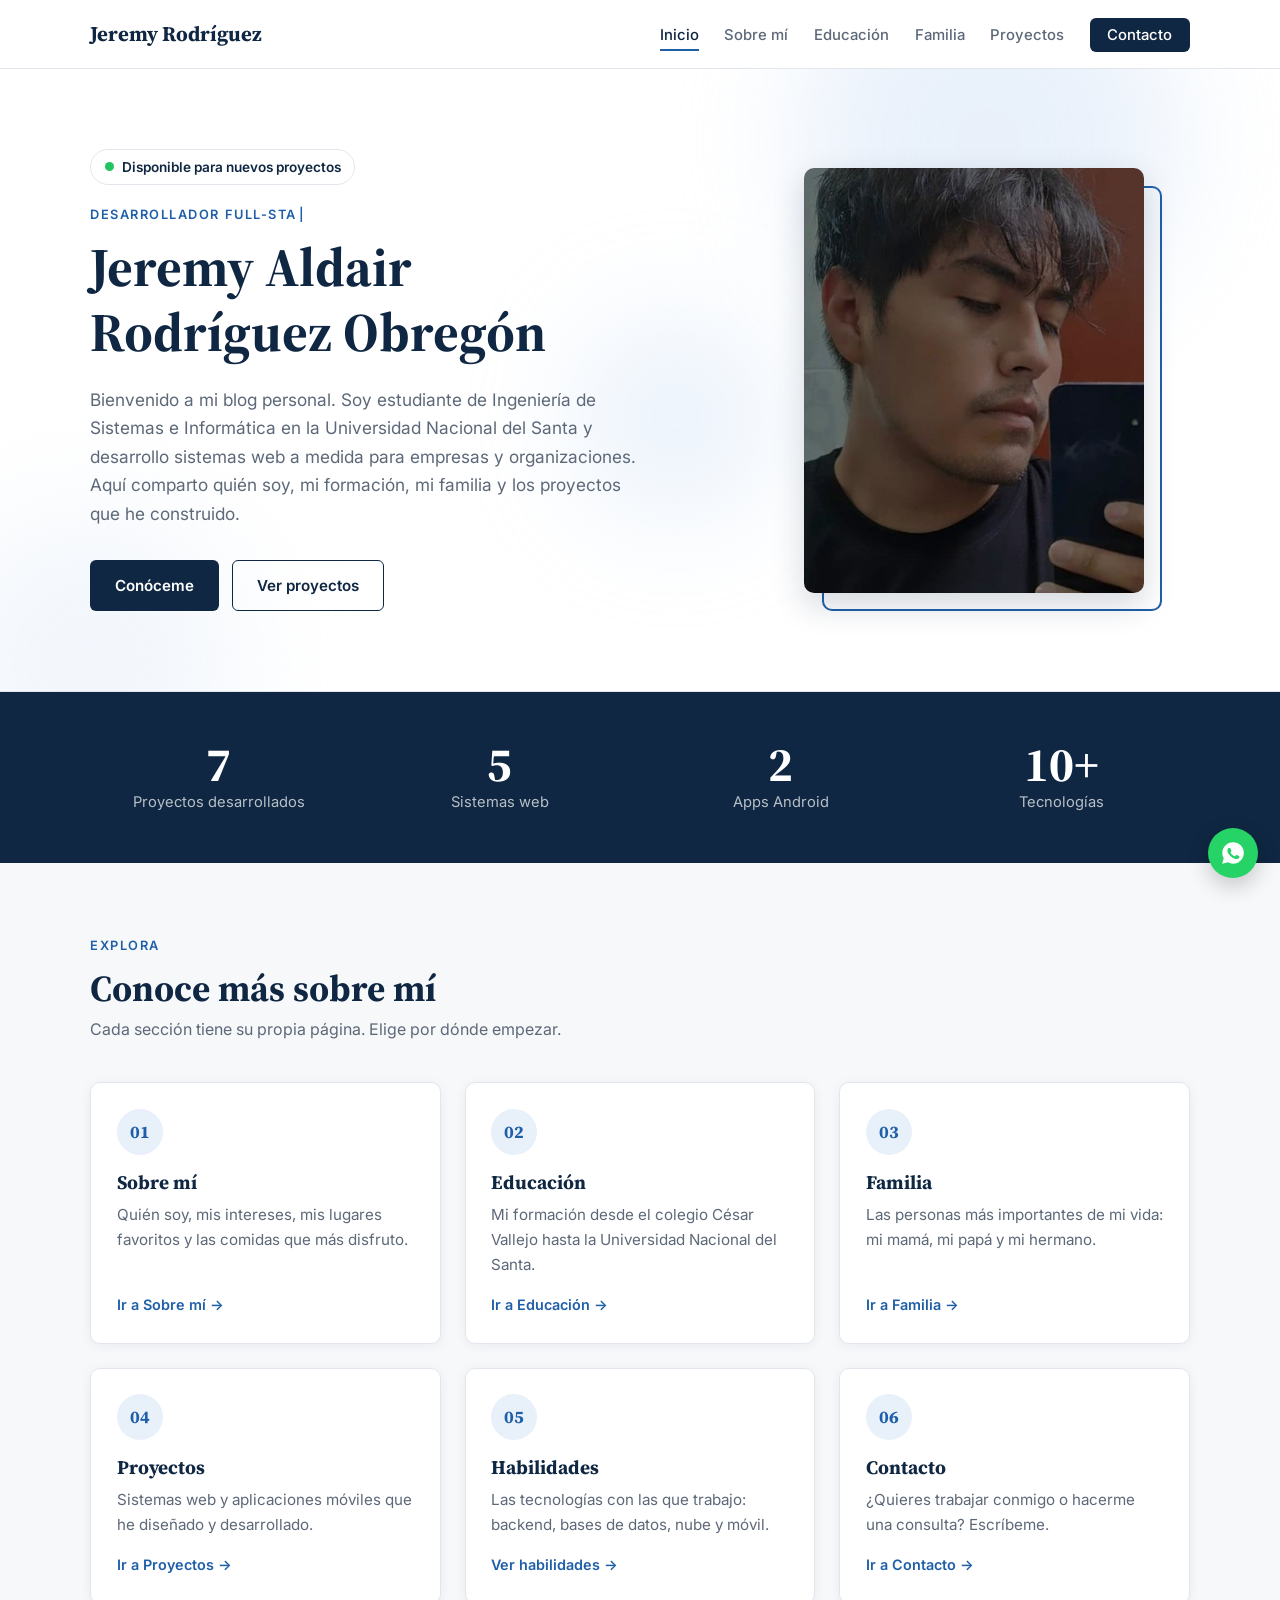
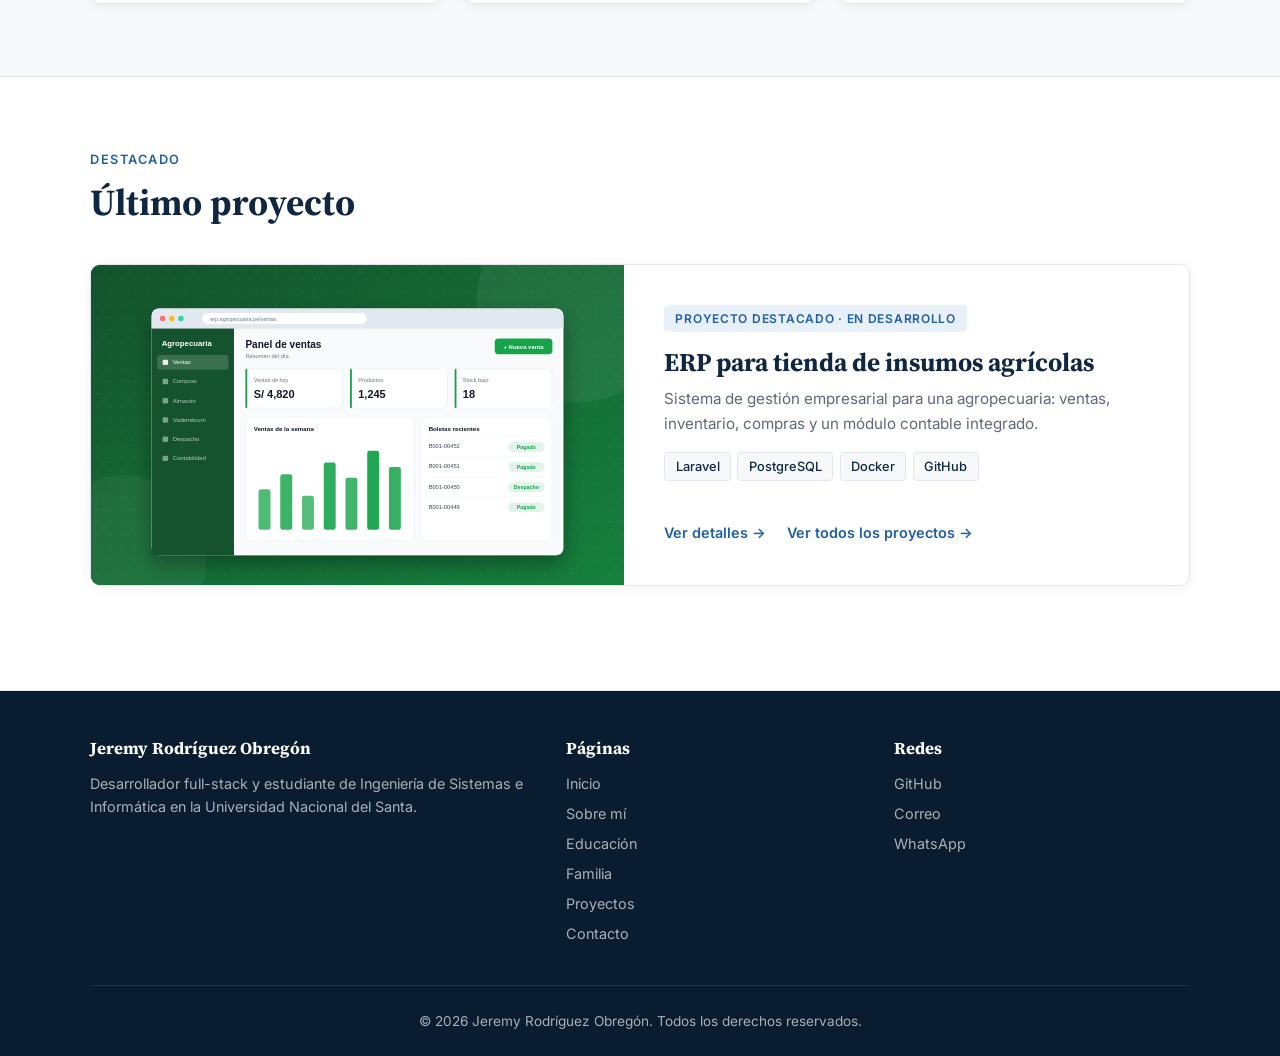
<file: index.html>
<!DOCTYPE html>
<html lang="es">
<head>
  <meta charset="UTF-8">
  <meta name="viewport" content="width=device-width, initial-scale=1.0">
  <title>Inicio | Jeremy Rodríguez</title>
  <meta name="description" content="Blog personal y portafolio de Jeremy Rodríguez, desarrollador full-stack.">
  <link rel="preconnect" href="https://fonts.googleapis.com">
  <link rel="preconnect" href="https://fonts.gstatic.com" crossorigin>
  <link href="https://fonts.googleapis.com/css2?family=Source+Serif+4:opsz,wght@8..60,600;8..60,700&family=Inter:wght@400;500;600&display=swap" rel="stylesheet">
  <link rel="stylesheet" href="styles.css">
  <script>document.documentElement.classList.add("js");</script>
  <script src="script.js" defer></script>
</head>
<body>
  <div class="scroll-progress" aria-hidden="true"></div>

  <!-- ===== NAVEGACIÓN ===== -->
  <header class="nav">
    <div class="container nav__inner">
      <a href="index.html" class="nav__logo">Jeremy Rodríguez</a>
      <input type="checkbox" id="nav-toggle" class="nav__toggle">
      <label for="nav-toggle" class="nav__burger" aria-label="Abrir menú"><span></span><span></span><span></span></label>
      <nav>
        <ul class="nav__links">
          <li><a href="index.html" class="active" aria-current="page">Inicio</a></li>
          <li><a href="sobre-mi.html">Sobre mí</a></li>
          <li><a href="educacion.html">Educación</a></li>
          <li><a href="familia.html">Familia</a></li>
          <li><a href="proyectos.html">Proyectos</a></li>
          <li><a href="contacto.html" class="nav__cta">Contacto</a></li>
        </ul>
      </nav>
    </div>
  </header>

  <main>

  <!-- ===== PRESENTACIÓN ===== -->
  <section class="hero">
    <span class="blob blob--1" aria-hidden="true"></span>
    <span class="blob blob--2" aria-hidden="true"></span>
    <span class="blob blob--3" aria-hidden="true"></span>
    <div class="container hero__inner">
      <div class="hero__text">
        <p class="status-pill"><i></i> Disponible para nuevos proyectos</p>
        <p class="eyebrow typed-wrap"><span class="typed" data-typed="Desarrollador Full-Stack|Laravel · PostgreSQL · MySQL|Ingeniería de Sistemas · UNS|Cloud · Docker · Railway">Desarrollador Full-Stack</span></p>
        <h1>Jeremy Aldair<br>Rodríguez Obregón</h1>
        <p class="hero__bio">
          Bienvenido a mi blog personal. Soy estudiante de Ingeniería de Sistemas e Informática
          en la Universidad Nacional del Santa y desarrollo sistemas web a medida para empresas
          y organizaciones. Aquí comparto quién soy, mi formación, mi familia y los proyectos que he construido.
        </p>
        <div class="hero__actions">
          <a href="sobre-mi.html" class="btn btn--primary">Conóceme</a>
          <a href="proyectos.html" class="btn btn--outline">Ver proyectos</a>
        </div>
      </div>
      <div class="photo-frame">
        <img src="img/foto-perfil.jpg" alt="Fotografía de Jeremy Rodríguez">
      </div>
    </div>
  </section>

  <!-- ===== ESTADÍSTICAS ===== -->
  <section class="stats">
    <div class="container stats__grid">
      <div class="stat"><strong data-count="7">7</strong><span>Proyectos desarrollados</span></div>
      <div class="stat"><strong data-count="5">5</strong><span>Sistemas web</span></div>
      <div class="stat"><strong data-count="2">2</strong><span>Apps Android</span></div>
      <div class="stat"><strong data-count="10" data-suffix="+">10+</strong><span>Tecnologías</span></div>
    </div>
  </section>

  <!-- ===== EXPLORA EL SITIO ===== -->
  <section class="section">
    <div class="container">
      <div class="section__header">
        <p class="eyebrow">Explora</p>
        <h2>Conoce más sobre mí</h2>
        <p class="section__lead">Cada sección tiene su propia página. Elige por dónde empezar.</p>
      </div>
      <div class="grid grid--3">
        <a href="sobre-mi.html" class="card nav-card">
          <div class="badge-icon">01</div>
          <h3>Sobre mí</h3>
          <p>Quién soy, mis intereses, mis lugares favoritos y las comidas que más disfruto.</p>
          <span class="nav-card__link">Ir a Sobre mí →</span>
        </a>
        <a href="educacion.html" class="card nav-card">
          <div class="badge-icon">02</div>
          <h3>Educación</h3>
          <p>Mi formación desde el colegio César Vallejo hasta la Universidad Nacional del Santa.</p>
          <span class="nav-card__link">Ir a Educación →</span>
        </a>
        <a href="familia.html" class="card nav-card">
          <div class="badge-icon">03</div>
          <h3>Familia</h3>
          <p>Las personas más importantes de mi vida: mi mamá, mi papá y mi hermano.</p>
          <span class="nav-card__link">Ir a Familia →</span>
        </a>
        <a href="proyectos.html" class="card nav-card">
          <div class="badge-icon">04</div>
          <h3>Proyectos</h3>
          <p>Sistemas web y aplicaciones móviles que he diseñado y desarrollado.</p>
          <span class="nav-card__link">Ir a Proyectos →</span>
        </a>
        <a href="proyectos.html#habilidades" class="card nav-card">
          <div class="badge-icon">05</div>
          <h3>Habilidades</h3>
          <p>Las tecnologías con las que trabajo: backend, bases de datos, nube y móvil.</p>
          <span class="nav-card__link">Ver habilidades →</span>
        </a>
        <a href="contacto.html" class="card nav-card">
          <div class="badge-icon">06</div>
          <h3>Contacto</h3>
          <p>¿Quieres trabajar conmigo o hacerme una consulta? Escríbeme.</p>
          <span class="nav-card__link">Ir a Contacto →</span>
        </a>
      </div>
    </div>
  </section>

  <!-- ===== PROYECTO DESTACADO ===== -->
  <section class="section section--alt">
    <div class="container">
      <div class="section__header">
        <p class="eyebrow">Destacado</p>
        <h2>Último proyecto</h2>
      </div>
      <article class="project project--featured">
        <a href="proyecto-erp-agropecuaria.html" class="project__thumb">
          <img src="img/proyectos/portada-erp.svg" alt="Portada del proyecto ERP para tienda de insumos agrícolas" loading="lazy">
        </a>
        <div class="project__body">
          <span class="project__status">Proyecto destacado · En desarrollo</span>
          <h3><a href="proyecto-erp-agropecuaria.html">ERP para tienda de insumos agrícolas</a></h3>
          <p>Sistema de gestión empresarial para una agropecuaria: ventas, inventario, compras y un módulo contable integrado.</p>
          <ul class="stack"><li>Laravel</li><li>PostgreSQL</li><li>Docker</li><li>GitHub</li></ul>
          <div class="project__links"><a href="proyecto-erp-agropecuaria.html">Ver detalles →</a><a href="proyectos.html">Ver todos los proyectos →</a></div>
        </div>
      </article>
    </div>
  </section>

  </main>

  <!-- ===== PIE DE PÁGINA ===== -->
  <footer class="footer">
    <div class="container">
      <div class="footer__grid">
        <div>
          <h4>Jeremy Rodríguez Obregón</h4>
          <p>Desarrollador full-stack y estudiante de Ingeniería de Sistemas e Informática en la Universidad Nacional del Santa.</p>
        </div>
        <div>
          <h4>Páginas</h4>
          <ul>
            <li><a href="index.html">Inicio</a></li>
            <li><a href="sobre-mi.html">Sobre mí</a></li>
            <li><a href="educacion.html">Educación</a></li>
            <li><a href="familia.html">Familia</a></li>
            <li><a href="proyectos.html">Proyectos</a></li>
            <li><a href="contacto.html">Contacto</a></li>
          </ul>
        </div>
        <div>
          <h4>Redes</h4>
          <ul>
            <li><a href="https://github.com/JeremyRO01" target="_blank" rel="noopener">GitHub</a></li>
            <li><a href="mailto:jeremy1102002@gmail.com">Correo</a></li>
            <li><a href="https://wa.me/51905502582" target="_blank" rel="noopener">WhatsApp</a></li>
          </ul>
        </div>
      </div>
      <p class="footer__copy">© 2026 Jeremy Rodríguez Obregón. Todos los derechos reservados.</p>
    </div>
  </footer>

  <!-- Botones flotantes -->
  <button class="to-top" aria-label="Volver arriba">↑</button>
  <a class="whatsapp-float" href="https://wa.me/51905502582" target="_blank" rel="noopener" aria-label="Escríbeme por WhatsApp">
    <svg viewBox="0 0 24 24" aria-hidden="true"><path d="M12.04 2C6.58 2 2.13 6.45 2.13 11.91c0 1.75.46 3.45 1.32 4.95L2.05 22l5.25-1.38a9.9 9.9 0 0 0 4.74 1.21h.01c5.46 0 9.91-4.45 9.91-9.91A9.85 9.85 0 0 0 12.04 2Zm5.8 14.16c-.24.68-1.42 1.3-1.96 1.35-.5.05-.97.23-3.27-.68-2.77-1.09-4.52-3.92-4.66-4.1-.13-.18-1.11-1.48-1.11-2.83s.71-2 .96-2.28c.25-.27.55-.34.73-.34h.52c.17 0 .4-.06.62.48.24.56.8 1.94.87 2.08.07.14.11.3.02.48-.09.18-.14.3-.27.46-.14.16-.29.36-.41.48-.14.14-.28.29-.12.56.16.27.71 1.17 1.52 1.9 1.05.93 1.93 1.22 2.2 1.36.27.14.43.11.59-.07.16-.18.68-.79.86-1.06.18-.27.36-.23.61-.14.25.09 1.6.75 1.87.89.27.14.45.2.52.32.07.11.07.66-.17 1.33Z"/></svg>
  </a>

</body>
</html>
</file>
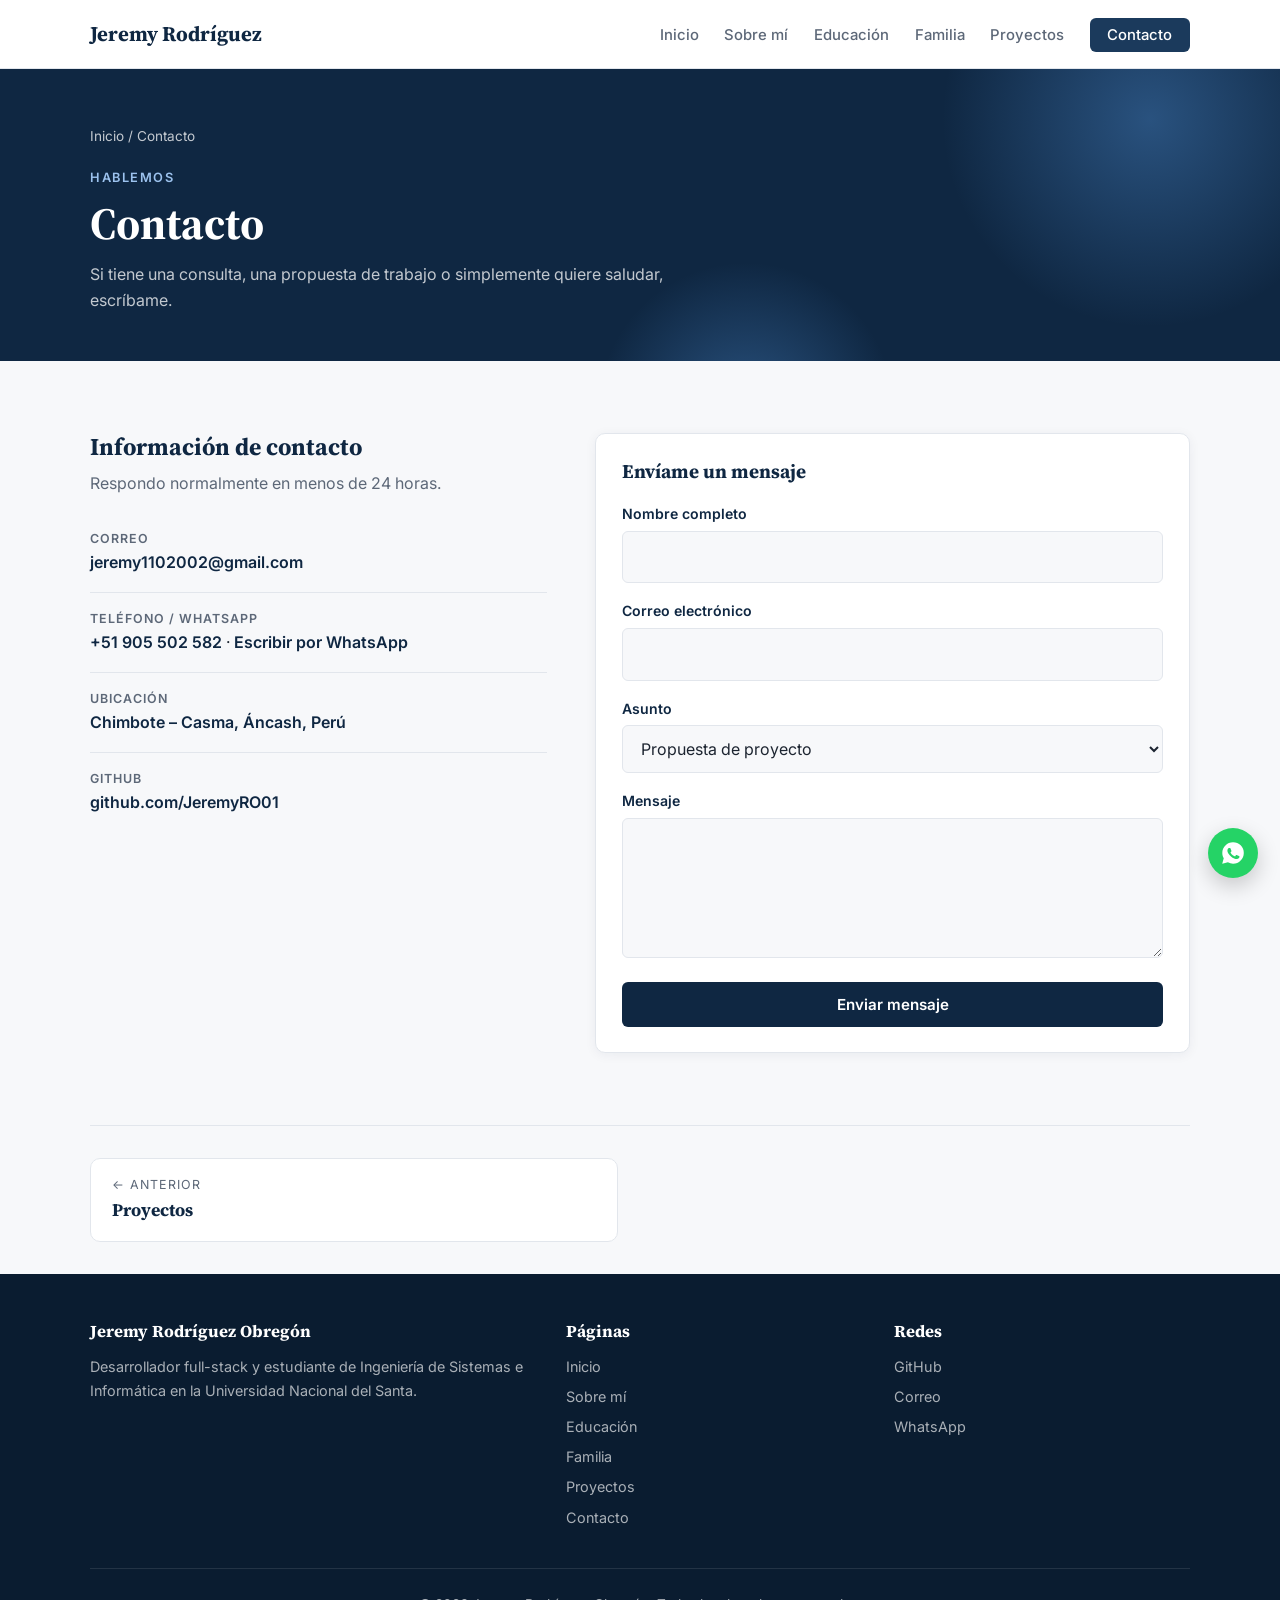
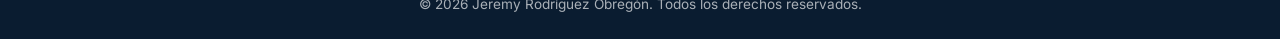
<file: contacto.html>
<!DOCTYPE html>
<html lang="es">
<head>
  <meta charset="UTF-8">
  <meta name="viewport" content="width=device-width, initial-scale=1.0">
  <title>Contacto | Jeremy Rodríguez</title>
  <meta name="description" content="Blog personal y portafolio de Jeremy Rodríguez, desarrollador full-stack.">
  <link rel="preconnect" href="https://fonts.googleapis.com">
  <link rel="preconnect" href="https://fonts.gstatic.com" crossorigin>
  <link href="https://fonts.googleapis.com/css2?family=Source+Serif+4:opsz,wght@8..60,600;8..60,700&family=Inter:wght@400;500;600&display=swap" rel="stylesheet">
  <link rel="stylesheet" href="styles.css">
  <script>document.documentElement.classList.add("js");</script>
  <script src="script.js" defer></script>
</head>
<body>
  <div class="scroll-progress" aria-hidden="true"></div>

  <!-- ===== NAVEGACIÓN ===== -->
  <header class="nav">
    <div class="container nav__inner">
      <a href="index.html" class="nav__logo">Jeremy Rodríguez</a>
      <input type="checkbox" id="nav-toggle" class="nav__toggle">
      <label for="nav-toggle" class="nav__burger" aria-label="Abrir menú"><span></span><span></span><span></span></label>
      <nav>
        <ul class="nav__links">
          <li><a href="index.html">Inicio</a></li>
          <li><a href="sobre-mi.html">Sobre mí</a></li>
          <li><a href="educacion.html">Educación</a></li>
          <li><a href="familia.html">Familia</a></li>
          <li><a href="proyectos.html">Proyectos</a></li>
          <li><a href="contacto.html" class="nav__cta active" aria-current="page">Contacto</a></li>
        </ul>
      </nav>
    </div>
  </header>

  <main>

  <!-- ===== CABECERA DE LA PÁGINA ===== -->
  <section class="page-header">
    <div class="container">
      <p class="breadcrumb"><a href="index.html">Inicio</a> / Contacto</p>
      <p class="eyebrow">Hablemos</p>
      <h1>Contacto</h1>
      <p>Si tiene una consulta, una propuesta de trabajo o simplemente quiere saludar, escríbame.</p>
    </div>
  </section>

  <!-- ===== CONTACTO ===== -->
  <section class="section">
    <div class="container contact-layout">
      <div>
        <h2 style="margin-bottom:0.5rem;">Información de contacto</h2>
        <p class="muted" style="margin-bottom:1rem;">Respondo normalmente en menos de 24 horas.</p>
        <ul class="contact-info">
          <li><span>Correo</span><a href="mailto:jeremy1102002@gmail.com">jeremy1102002@gmail.com</a></li>
          <li><span>Teléfono / WhatsApp</span><a href="tel:+51905502582">+51 905 502 582</a> · <a href="https://wa.me/51905502582" target="_blank" rel="noopener">Escribir por WhatsApp</a></li>
          <li><span>Ubicación</span><strong>Chimbote – Casma, Áncash, Perú</strong></li>
          <li><span>GitHub</span><a href="https://github.com/JeremyRO01" target="_blank" rel="noopener">github.com/JeremyRO01</a></li>
        </ul>
      </div>
      <div class="card form-card">
        <h3 style="margin-bottom:1.2rem;">Envíame un mensaje</h3>
        <!-- Este formulario abre el programa de correo del visitante con el mensaje listo -->
        <form class="form" action="mailto:jeremy1102002@gmail.com" method="post" enctype="text/plain">
          <div><label for="nombre">Nombre completo</label><input id="nombre" name="nombre" type="text" required></div>
          <div><label for="correo">Correo electrónico</label><input id="correo" name="correo" type="email" required></div>
          <div>
            <label for="asunto">Asunto</label>
            <select id="asunto" name="asunto">
              <option>Propuesta de proyecto</option>
              <option>Oferta laboral</option>
              <option>Consulta general</option>
            </select>
          </div>
          <div><label for="mensaje">Mensaje</label><textarea id="mensaje" name="mensaje" required></textarea></div>
          <button type="submit" class="btn btn--primary">Enviar mensaje</button>
        </form>
      </div>
    </div>
  </section>

  </main>

  <!-- Navegación entre páginas -->
  <div class="container page-nav">
    <a href="proyectos.html" class="prev"><small>← Anterior</small><strong>Proyectos</strong></a>
  </div>

  <!-- ===== PIE DE PÁGINA ===== -->
  <footer class="footer">
    <div class="container">
      <div class="footer__grid">
        <div>
          <h4>Jeremy Rodríguez Obregón</h4>
          <p>Desarrollador full-stack y estudiante de Ingeniería de Sistemas e Informática en la Universidad Nacional del Santa.</p>
        </div>
        <div>
          <h4>Páginas</h4>
          <ul>
            <li><a href="index.html">Inicio</a></li>
            <li><a href="sobre-mi.html">Sobre mí</a></li>
            <li><a href="educacion.html">Educación</a></li>
            <li><a href="familia.html">Familia</a></li>
            <li><a href="proyectos.html">Proyectos</a></li>
            <li><a href="contacto.html">Contacto</a></li>
          </ul>
        </div>
        <div>
          <h4>Redes</h4>
          <ul>
            <li><a href="https://github.com/JeremyRO01" target="_blank" rel="noopener">GitHub</a></li>
            <li><a href="mailto:jeremy1102002@gmail.com">Correo</a></li>
            <li><a href="https://wa.me/51905502582" target="_blank" rel="noopener">WhatsApp</a></li>
          </ul>
        </div>
      </div>
      <p class="footer__copy">© 2026 Jeremy Rodríguez Obregón. Todos los derechos reservados.</p>
    </div>
  </footer>

  <!-- Botones flotantes -->
  <button class="to-top" aria-label="Volver arriba">↑</button>
  <a class="whatsapp-float" href="https://wa.me/51905502582" target="_blank" rel="noopener" aria-label="Escríbeme por WhatsApp">
    <svg viewBox="0 0 24 24" aria-hidden="true"><path d="M12.04 2C6.58 2 2.13 6.45 2.13 11.91c0 1.75.46 3.45 1.32 4.95L2.05 22l5.25-1.38a9.9 9.9 0 0 0 4.74 1.21h.01c5.46 0 9.91-4.45 9.91-9.91A9.85 9.85 0 0 0 12.04 2Zm5.8 14.16c-.24.68-1.42 1.3-1.96 1.35-.5.05-.97.23-3.27-.68-2.77-1.09-4.52-3.92-4.66-4.1-.13-.18-1.11-1.48-1.11-2.83s.71-2 .96-2.28c.25-.27.55-.34.73-.34h.52c.17 0 .4-.06.62.48.24.56.8 1.94.87 2.08.07.14.11.3.02.48-.09.18-.14.3-.27.46-.14.16-.29.36-.41.48-.14.14-.28.29-.12.56.16.27.71 1.17 1.52 1.9 1.05.93 1.93 1.22 2.2 1.36.27.14.43.11.59-.07.16-.18.68-.79.86-1.06.18-.27.36-.23.61-.14.25.09 1.6.75 1.87.89.27.14.45.2.52.32.07.11.07.66-.17 1.33Z"/></svg>
  </a>

</body>
</html>
</file>
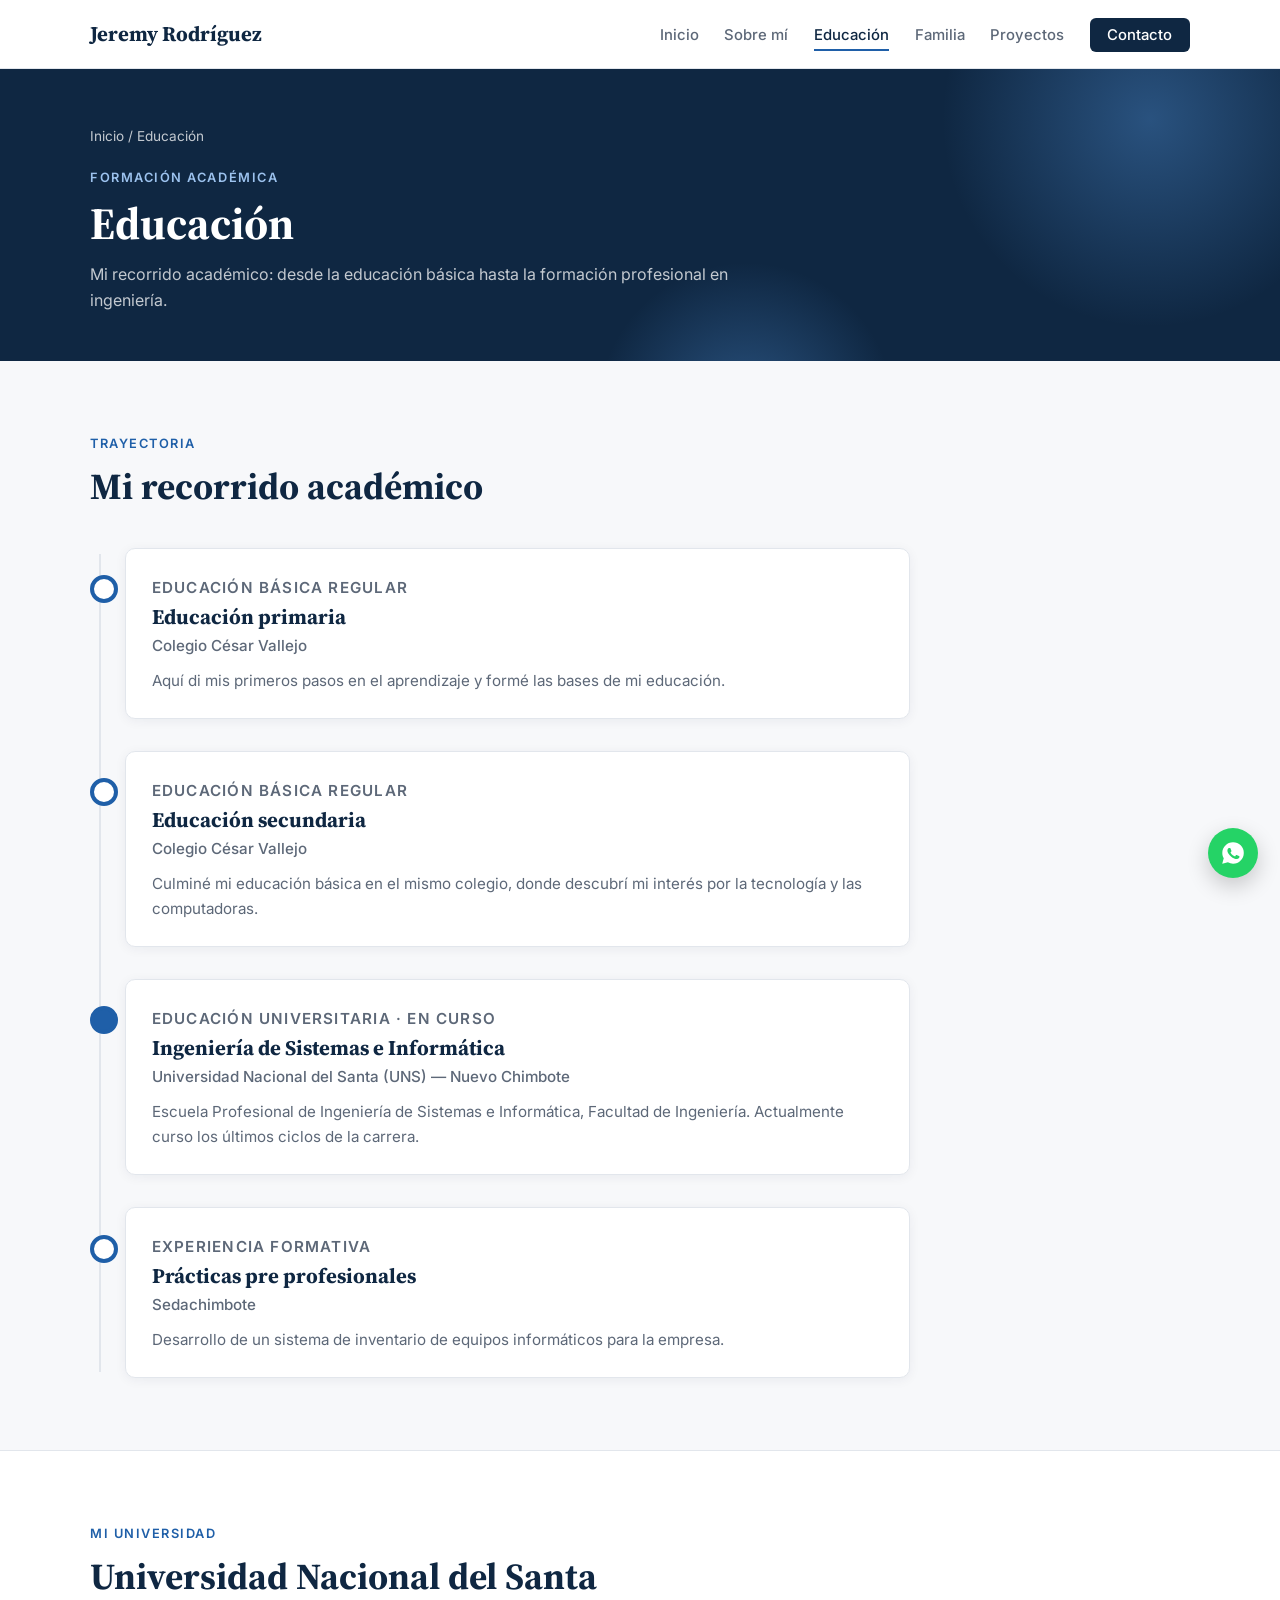
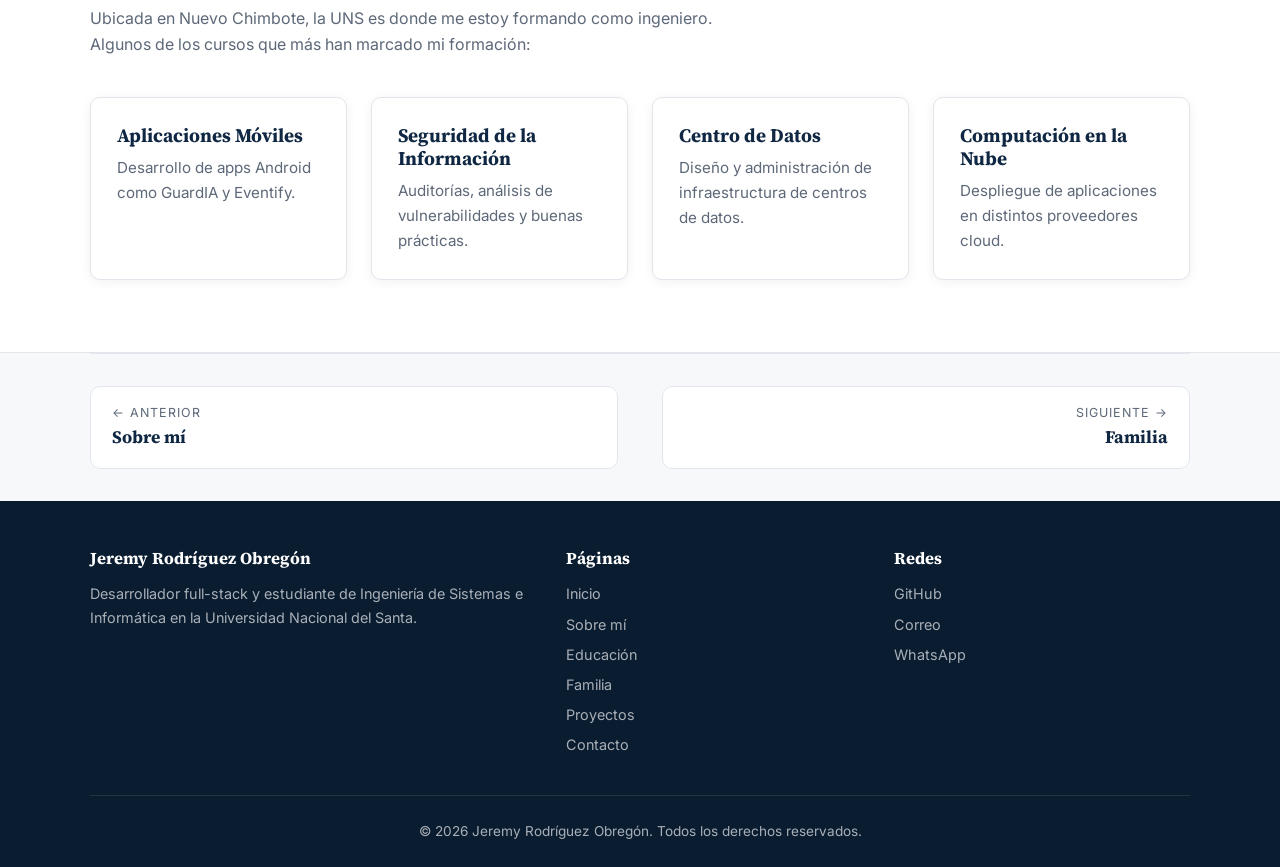
<file: educacion.html>
<!DOCTYPE html>
<html lang="es">
<head>
  <meta charset="UTF-8">
  <meta name="viewport" content="width=device-width, initial-scale=1.0">
  <title>Educación | Jeremy Rodríguez</title>
  <meta name="description" content="Blog personal y portafolio de Jeremy Rodríguez, desarrollador full-stack.">
  <link rel="preconnect" href="https://fonts.googleapis.com">
  <link rel="preconnect" href="https://fonts.gstatic.com" crossorigin>
  <link href="https://fonts.googleapis.com/css2?family=Source+Serif+4:opsz,wght@8..60,600;8..60,700&family=Inter:wght@400;500;600&display=swap" rel="stylesheet">
  <link rel="stylesheet" href="styles.css">
  <script>document.documentElement.classList.add("js");</script>
  <script src="script.js" defer></script>
</head>
<body>
  <div class="scroll-progress" aria-hidden="true"></div>

  <!-- ===== NAVEGACIÓN ===== -->
  <header class="nav">
    <div class="container nav__inner">
      <a href="index.html" class="nav__logo">Jeremy Rodríguez</a>
      <input type="checkbox" id="nav-toggle" class="nav__toggle">
      <label for="nav-toggle" class="nav__burger" aria-label="Abrir menú"><span></span><span></span><span></span></label>
      <nav>
        <ul class="nav__links">
          <li><a href="index.html">Inicio</a></li>
          <li><a href="sobre-mi.html">Sobre mí</a></li>
          <li><a href="educacion.html" class="active" aria-current="page">Educación</a></li>
          <li><a href="familia.html">Familia</a></li>
          <li><a href="proyectos.html">Proyectos</a></li>
          <li><a href="contacto.html" class="nav__cta">Contacto</a></li>
        </ul>
      </nav>
    </div>
  </header>

  <main>

  <!-- ===== CABECERA DE LA PÁGINA ===== -->
  <section class="page-header">
    <div class="container">
      <p class="breadcrumb"><a href="index.html">Inicio</a> / Educación</p>
      <p class="eyebrow">Formación académica</p>
      <h1>Educación</h1>
      <p>Mi recorrido académico: desde la educación básica hasta la formación profesional en ingeniería.</p>
    </div>
  </section>

  <!-- ===== LÍNEA DE TIEMPO ===== -->
  <!-- Puedes agregar los años de cada etapa en el elemento .timeline__level -->
  <section class="section">
    <div class="container">
      <div class="section__header">
        <p class="eyebrow">Trayectoria</p>
        <h2>Mi recorrido académico</h2>
      </div>
      <div class="timeline">
        <div class="timeline__item">
          <div class="card">
            <p class="timeline__level">Educación básica regular</p>
            <h3>Educación primaria</h3>
            <p class="timeline__place">Colegio César Vallejo</p>
            <p>Aquí di mis primeros pasos en el aprendizaje y formé las bases de mi educación.</p>
          </div>
        </div>
        <div class="timeline__item">
          <div class="card">
            <p class="timeline__level">Educación básica regular</p>
            <h3>Educación secundaria</h3>
            <p class="timeline__place">Colegio César Vallejo</p>
            <p>Culminé mi educación básica en el mismo colegio, donde descubrí mi interés por la tecnología y las computadoras.</p>
          </div>
        </div>
        <div class="timeline__item timeline__item--current">
          <div class="card">
            <p class="timeline__level">Educación universitaria · En curso</p>
            <h3>Ingeniería de Sistemas e Informática</h3>
            <p class="timeline__place">Universidad Nacional del Santa (UNS) — Nuevo Chimbote</p>
            <p>Escuela Profesional de Ingeniería de Sistemas e Informática, Facultad de Ingeniería. Actualmente curso los últimos ciclos de la carrera.</p>
          </div>
        </div>
        <div class="timeline__item">
          <div class="card">
            <p class="timeline__level">Experiencia formativa</p>
            <h3>Prácticas pre profesionales</h3>
            <p class="timeline__place">Sedachimbote</p>
            <p>Desarrollo de un sistema de inventario de equipos informáticos para la empresa.</p>
          </div>
        </div>
      </div>
    </div>
  </section>

  <!-- ===== UNIVERSIDAD ===== -->
  <section class="section section--alt">
    <div class="container">
      <div class="section__header">
        <p class="eyebrow">Mi universidad</p>
        <h2>Universidad Nacional del Santa</h2>
        <p class="section__lead">
          Ubicada en Nuevo Chimbote, la UNS es donde me estoy formando como ingeniero. Algunos de los
          cursos que más han marcado mi formación:
        </p>
      </div>
      <div class="grid grid--4">
        <div class="card"><h3>Aplicaciones Móviles</h3><p>Desarrollo de apps Android como GuardIA y Eventify.</p></div>
        <div class="card"><h3>Seguridad de la Información</h3><p>Auditorías, análisis de vulnerabilidades y buenas prácticas.</p></div>
        <div class="card"><h3>Centro de Datos</h3><p>Diseño y administración de infraestructura de centros de datos.</p></div>
        <div class="card"><h3>Computación en la Nube</h3><p>Despliegue de aplicaciones en distintos proveedores cloud.</p></div>
      </div>
    </div>
  </section>

  </main>

  <!-- Navegación entre páginas -->
  <div class="container page-nav">
    <a href="sobre-mi.html" class="prev"><small>← Anterior</small><strong>Sobre mí</strong></a>
    <a href="familia.html" class="next"><small>Siguiente →</small><strong>Familia</strong></a>
  </div>

  <!-- ===== PIE DE PÁGINA ===== -->
  <footer class="footer">
    <div class="container">
      <div class="footer__grid">
        <div>
          <h4>Jeremy Rodríguez Obregón</h4>
          <p>Desarrollador full-stack y estudiante de Ingeniería de Sistemas e Informática en la Universidad Nacional del Santa.</p>
        </div>
        <div>
          <h4>Páginas</h4>
          <ul>
            <li><a href="index.html">Inicio</a></li>
            <li><a href="sobre-mi.html">Sobre mí</a></li>
            <li><a href="educacion.html">Educación</a></li>
            <li><a href="familia.html">Familia</a></li>
            <li><a href="proyectos.html">Proyectos</a></li>
            <li><a href="contacto.html">Contacto</a></li>
          </ul>
        </div>
        <div>
          <h4>Redes</h4>
          <ul>
            <li><a href="https://github.com/JeremyRO01" target="_blank" rel="noopener">GitHub</a></li>
            <li><a href="mailto:jeremy1102002@gmail.com">Correo</a></li>
            <li><a href="https://wa.me/51905502582" target="_blank" rel="noopener">WhatsApp</a></li>
          </ul>
        </div>
      </div>
      <p class="footer__copy">© 2026 Jeremy Rodríguez Obregón. Todos los derechos reservados.</p>
    </div>
  </footer>

  <!-- Botones flotantes -->
  <button class="to-top" aria-label="Volver arriba">↑</button>
  <a class="whatsapp-float" href="https://wa.me/51905502582" target="_blank" rel="noopener" aria-label="Escríbeme por WhatsApp">
    <svg viewBox="0 0 24 24" aria-hidden="true"><path d="M12.04 2C6.58 2 2.13 6.45 2.13 11.91c0 1.75.46 3.45 1.32 4.95L2.05 22l5.25-1.38a9.9 9.9 0 0 0 4.74 1.21h.01c5.46 0 9.91-4.45 9.91-9.91A9.85 9.85 0 0 0 12.04 2Zm5.8 14.16c-.24.68-1.42 1.3-1.96 1.35-.5.05-.97.23-3.27-.68-2.77-1.09-4.52-3.92-4.66-4.1-.13-.18-1.11-1.48-1.11-2.83s.71-2 .96-2.28c.25-.27.55-.34.73-.34h.52c.17 0 .4-.06.62.48.24.56.8 1.94.87 2.08.07.14.11.3.02.48-.09.18-.14.3-.27.46-.14.16-.29.36-.41.48-.14.14-.28.29-.12.56.16.27.71 1.17 1.52 1.9 1.05.93 1.93 1.22 2.2 1.36.27.14.43.11.59-.07.16-.18.68-.79.86-1.06.18-.27.36-.23.61-.14.25.09 1.6.75 1.87.89.27.14.45.2.52.32.07.11.07.66-.17 1.33Z"/></svg>
  </a>

</body>
</html>
</file>
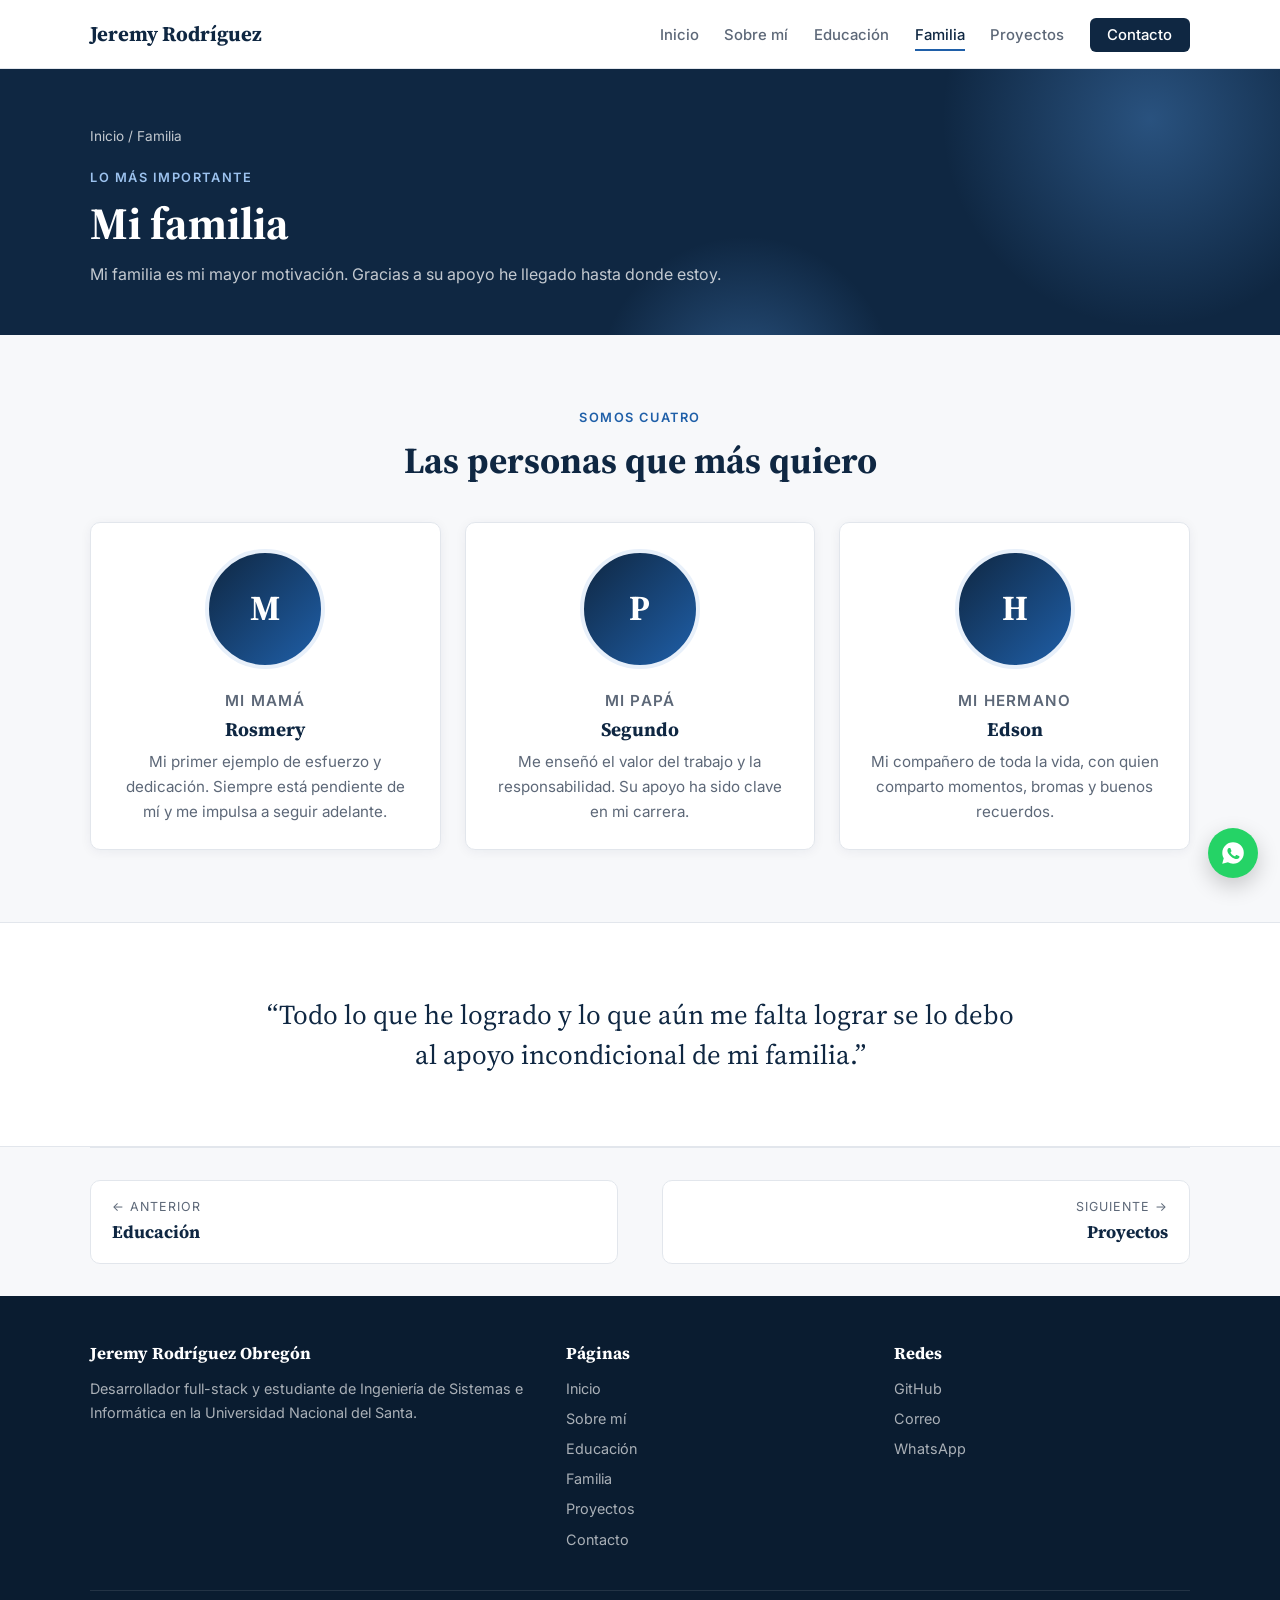
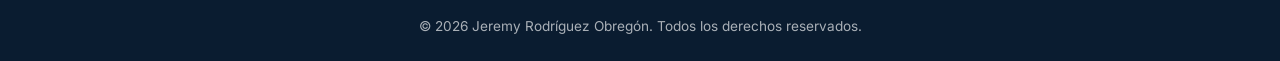
<file: familia.html>
<!DOCTYPE html>
<html lang="es">
<head>
  <meta charset="UTF-8">
  <meta name="viewport" content="width=device-width, initial-scale=1.0">
  <title>Familia | Jeremy Rodríguez</title>
  <meta name="description" content="Blog personal y portafolio de Jeremy Rodríguez, desarrollador full-stack.">
  <link rel="preconnect" href="https://fonts.googleapis.com">
  <link rel="preconnect" href="https://fonts.gstatic.com" crossorigin>
  <link href="https://fonts.googleapis.com/css2?family=Source+Serif+4:opsz,wght@8..60,600;8..60,700&family=Inter:wght@400;500;600&display=swap" rel="stylesheet">
  <link rel="stylesheet" href="styles.css">
  <script>document.documentElement.classList.add("js");</script>
  <script src="script.js" defer></script>
</head>
<body>
  <div class="scroll-progress" aria-hidden="true"></div>

  <!-- ===== NAVEGACIÓN ===== -->
  <header class="nav">
    <div class="container nav__inner">
      <a href="index.html" class="nav__logo">Jeremy Rodríguez</a>
      <input type="checkbox" id="nav-toggle" class="nav__toggle">
      <label for="nav-toggle" class="nav__burger" aria-label="Abrir menú"><span></span><span></span><span></span></label>
      <nav>
        <ul class="nav__links">
          <li><a href="index.html">Inicio</a></li>
          <li><a href="sobre-mi.html">Sobre mí</a></li>
          <li><a href="educacion.html">Educación</a></li>
          <li><a href="familia.html" class="active" aria-current="page">Familia</a></li>
          <li><a href="proyectos.html">Proyectos</a></li>
          <li><a href="contacto.html" class="nav__cta">Contacto</a></li>
        </ul>
      </nav>
    </div>
  </header>

  <main>

  <!-- ===== CABECERA DE LA PÁGINA ===== -->
  <section class="page-header">
    <div class="container">
      <p class="breadcrumb"><a href="index.html">Inicio</a> / Familia</p>
      <p class="eyebrow">Lo más importante</p>
      <h1>Mi familia</h1>
      <p>Mi familia es mi mayor motivación. Gracias a su apoyo he llegado hasta donde estoy.</p>
    </div>
  </section>

  <!-- ===== MIEMBROS ===== -->
  <!-- Para poner fotos: guarda la imagen en img/ y cambia la letra dentro de .family__photo por
       <img src="img/mama.jpg" alt="Mi mamá">. Cambia también "Nombre" por el nombre real. -->
  <section class="section">
    <div class="container">
      <div class="section__header" style="text-align:center;">
        <p class="eyebrow">Somos cuatro</p>
        <h2>Las personas que más quiero</h2>
      </div>
      <div class="grid grid--3">
        <article class="card family">
          <div class="family__photo">M</div>
          <p class="family__role">Mi mamá</p>
          <h3>Rosmery</h3>
          <p>Mi primer ejemplo de esfuerzo y dedicación. Siempre está pendiente de mí y me impulsa a seguir adelante.</p>
        </article>
        <article class="card family">
          <div class="family__photo">P</div>
          <p class="family__role">Mi papá</p>
          <h3>Segundo</h3>
          <p>Me enseñó el valor del trabajo y la responsabilidad. Su apoyo ha sido clave en mi carrera.</p>
        </article>
        <article class="card family">
          <div class="family__photo">H</div>
          <p class="family__role">Mi hermano</p>
          <h3>Edson</h3>
          <p>Mi compañero de toda la vida, con quien comparto momentos, bromas y buenos recuerdos.</p>
        </article>
      </div>
    </div>
  </section>

  <!-- ===== FRASE ===== -->
  <section class="section section--alt">
    <div class="container">
      <p class="quote">“Todo lo que he logrado y lo que aún me falta lograr se lo debo al apoyo incondicional de mi familia.”</p>
    </div>
  </section>

  </main>

  <!-- Navegación entre páginas -->
  <div class="container page-nav">
    <a href="educacion.html" class="prev"><small>← Anterior</small><strong>Educación</strong></a>
    <a href="proyectos.html" class="next"><small>Siguiente →</small><strong>Proyectos</strong></a>
  </div>

  <!-- ===== PIE DE PÁGINA ===== -->
  <footer class="footer">
    <div class="container">
      <div class="footer__grid">
        <div>
          <h4>Jeremy Rodríguez Obregón</h4>
          <p>Desarrollador full-stack y estudiante de Ingeniería de Sistemas e Informática en la Universidad Nacional del Santa.</p>
        </div>
        <div>
          <h4>Páginas</h4>
          <ul>
            <li><a href="index.html">Inicio</a></li>
            <li><a href="sobre-mi.html">Sobre mí</a></li>
            <li><a href="educacion.html">Educación</a></li>
            <li><a href="familia.html">Familia</a></li>
            <li><a href="proyectos.html">Proyectos</a></li>
            <li><a href="contacto.html">Contacto</a></li>
          </ul>
        </div>
        <div>
          <h4>Redes</h4>
          <ul>
            <li><a href="https://github.com/JeremyRO01" target="_blank" rel="noopener">GitHub</a></li>
            <li><a href="mailto:jeremy1102002@gmail.com">Correo</a></li>
            <li><a href="https://wa.me/51905502582" target="_blank" rel="noopener">WhatsApp</a></li>
          </ul>
        </div>
      </div>
      <p class="footer__copy">© 2026 Jeremy Rodríguez Obregón. Todos los derechos reservados.</p>
    </div>
  </footer>

  <!-- Botones flotantes -->
  <button class="to-top" aria-label="Volver arriba">↑</button>
  <a class="whatsapp-float" href="https://wa.me/51905502582" target="_blank" rel="noopener" aria-label="Escríbeme por WhatsApp">
    <svg viewBox="0 0 24 24" aria-hidden="true"><path d="M12.04 2C6.58 2 2.13 6.45 2.13 11.91c0 1.75.46 3.45 1.32 4.95L2.05 22l5.25-1.38a9.9 9.9 0 0 0 4.74 1.21h.01c5.46 0 9.91-4.45 9.91-9.91A9.85 9.85 0 0 0 12.04 2Zm5.8 14.16c-.24.68-1.42 1.3-1.96 1.35-.5.05-.97.23-3.27-.68-2.77-1.09-4.52-3.92-4.66-4.1-.13-.18-1.11-1.48-1.11-2.83s.71-2 .96-2.28c.25-.27.55-.34.73-.34h.52c.17 0 .4-.06.62.48.24.56.8 1.94.87 2.08.07.14.11.3.02.48-.09.18-.14.3-.27.46-.14.16-.29.36-.41.48-.14.14-.28.29-.12.56.16.27.71 1.17 1.52 1.9 1.05.93 1.93 1.22 2.2 1.36.27.14.43.11.59-.07.16-.18.68-.79.86-1.06.18-.27.36-.23.61-.14.25.09 1.6.75 1.87.89.27.14.45.2.52.32.07.11.07.66-.17 1.33Z"/></svg>
  </a>

</body>
</html>
</file>
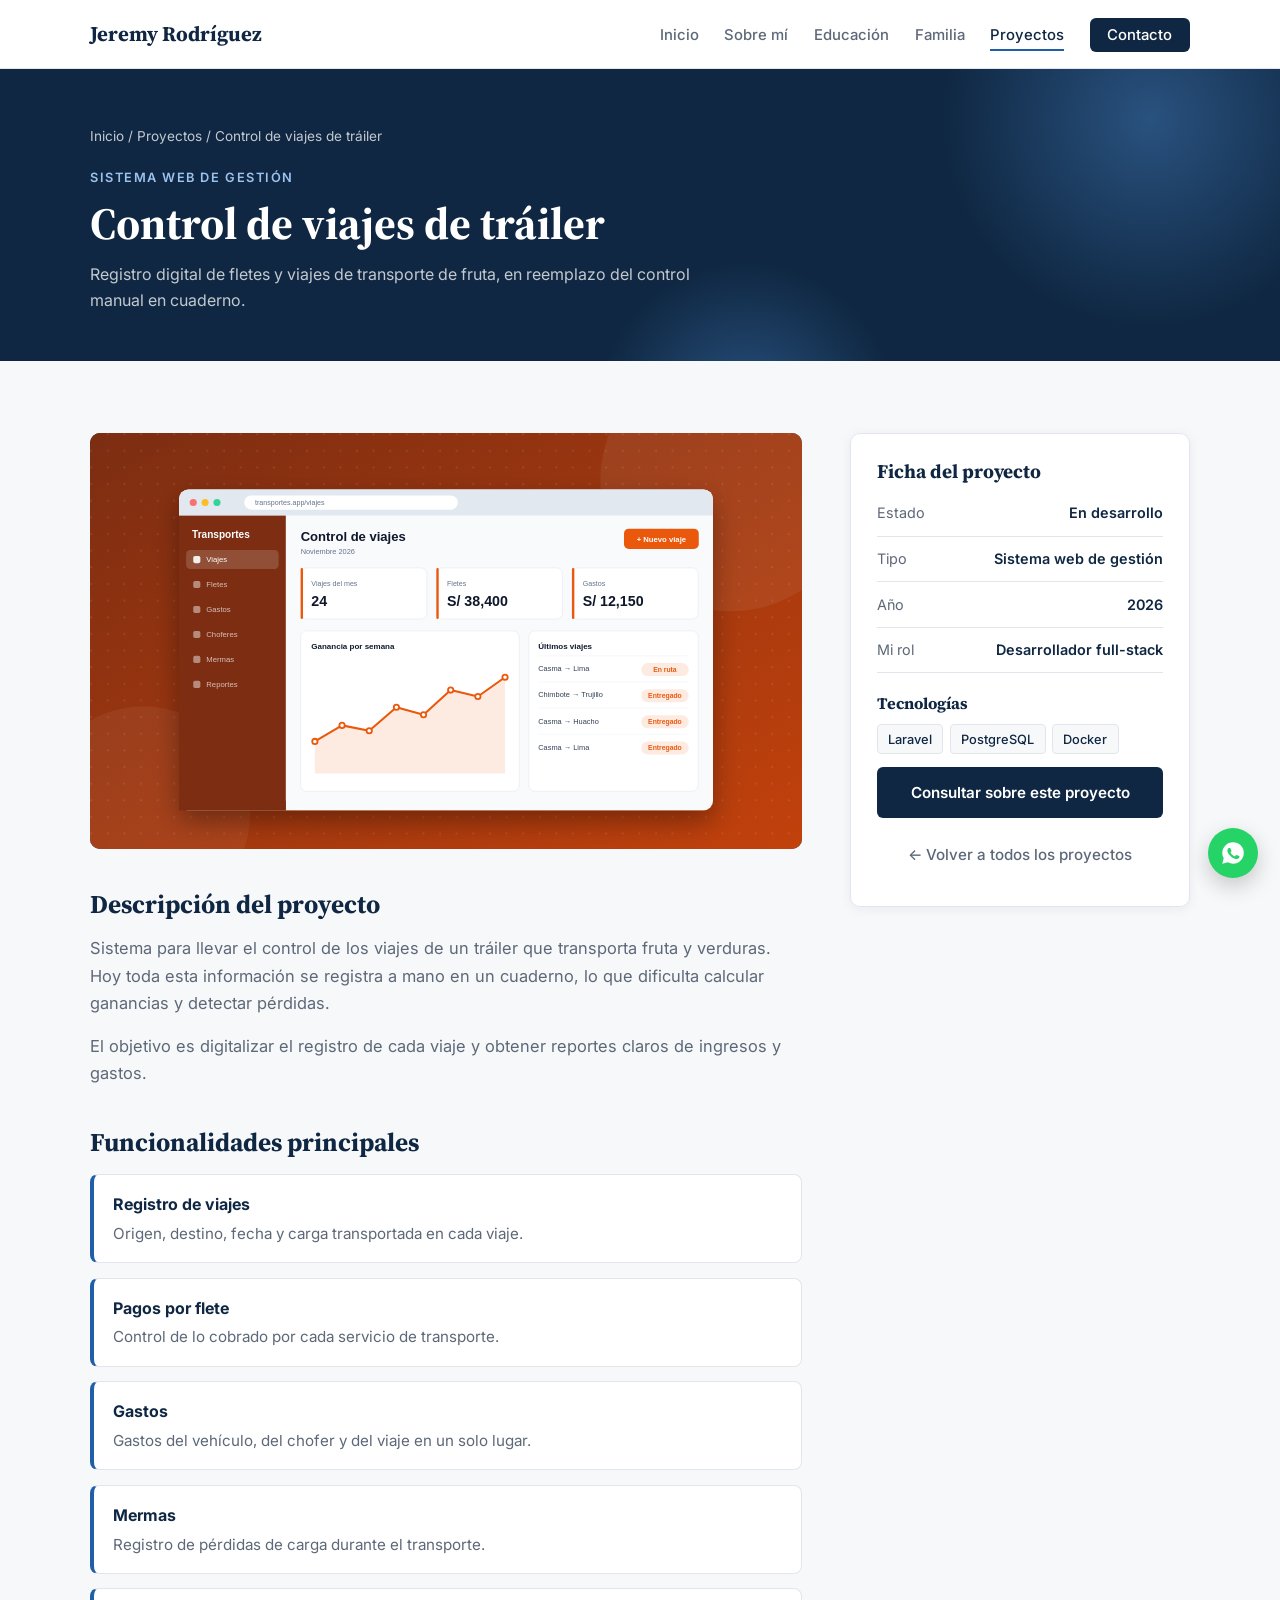
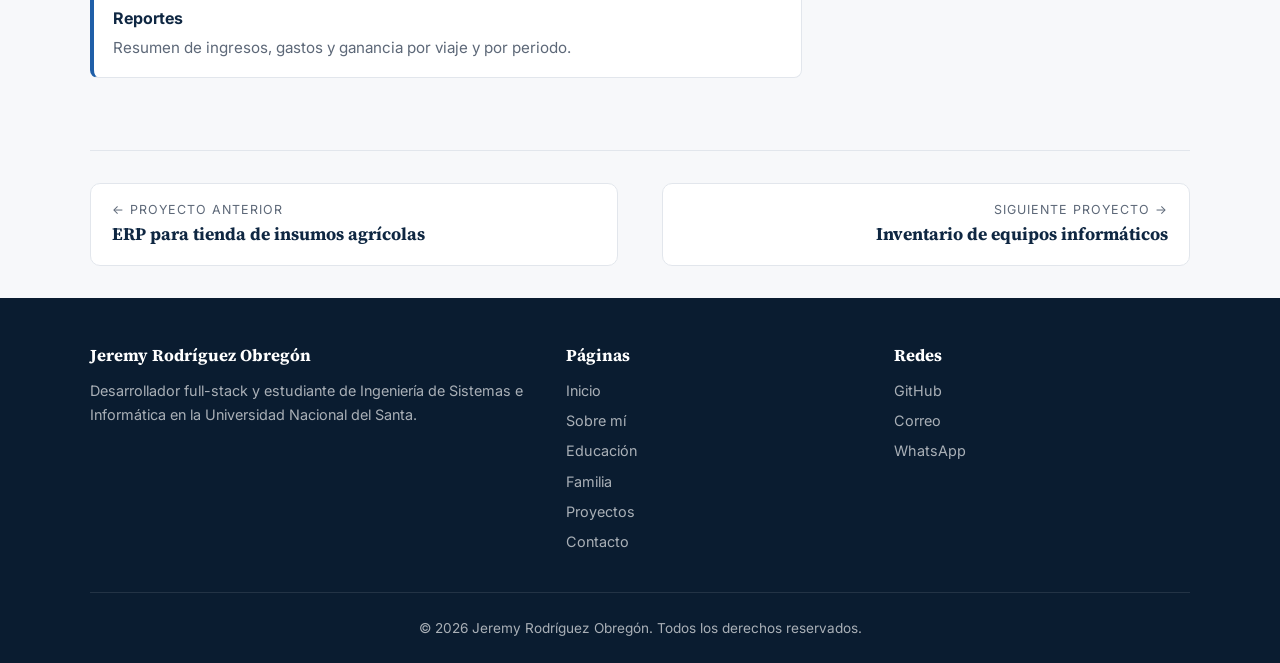
<file: proyecto-control-viajes.html>
<!DOCTYPE html>
<html lang="es">
<head>
  <meta charset="UTF-8">
  <meta name="viewport" content="width=device-width, initial-scale=1.0">
  <title>Control de viajes de tráiler | Jeremy Rodríguez</title>
  <meta name="description" content="Blog personal y portafolio de Jeremy Rodríguez, desarrollador full-stack.">
  <link rel="preconnect" href="https://fonts.googleapis.com">
  <link rel="preconnect" href="https://fonts.gstatic.com" crossorigin>
  <link href="https://fonts.googleapis.com/css2?family=Source+Serif+4:opsz,wght@8..60,600;8..60,700&family=Inter:wght@400;500;600&display=swap" rel="stylesheet">
  <link rel="stylesheet" href="styles.css">
  <script>document.documentElement.classList.add("js");</script>
  <script src="script.js" defer></script>
</head>
<body>
  <div class="scroll-progress" aria-hidden="true"></div>

  <!-- ===== NAVEGACIÓN ===== -->
  <header class="nav">
    <div class="container nav__inner">
      <a href="index.html" class="nav__logo">Jeremy Rodríguez</a>
      <input type="checkbox" id="nav-toggle" class="nav__toggle">
      <label for="nav-toggle" class="nav__burger" aria-label="Abrir menú"><span></span><span></span><span></span></label>
      <nav>
        <ul class="nav__links">
          <li><a href="index.html">Inicio</a></li>
          <li><a href="sobre-mi.html">Sobre mí</a></li>
          <li><a href="educacion.html">Educación</a></li>
          <li><a href="familia.html">Familia</a></li>
          <li><a href="proyectos.html" class="active" aria-current="page">Proyectos</a></li>
          <li><a href="contacto.html" class="nav__cta">Contacto</a></li>
        </ul>
      </nav>
    </div>
  </header>

  <main>

  <!-- ===== CABECERA DEL PROYECTO ===== -->
  <section class="page-header">
    <div class="container">
      <p class="breadcrumb"><a href="index.html">Inicio</a> / <a href="proyectos.html">Proyectos</a> / Control de viajes de tráiler</p>
      <p class="eyebrow">Sistema web de gestión</p>
      <h1>Control de viajes de tráiler</h1>
      <p>Registro digital de fletes y viajes de transporte de fruta, en reemplazo del control manual en cuaderno.</p>
    </div>
  </section>

  <!-- ===== DETALLE ===== -->
  <section class="section">
    <div class="container detail">
      <div class="detail__main">
        <!-- Para usar una captura real, cambia el src por tu imagen, por ejemplo img/proyectos/mi-captura.png -->
        <div class="detail__cover" data-reveal><img src="img/proyectos/portada-trn.svg" alt="Portada del proyecto Control de viajes de tráiler" loading="lazy"></div>

        <h2>Descripción del proyecto</h2>
        <div class="detail__text">
          <p>Sistema para llevar el control de los viajes de un tráiler que transporta fruta y verduras. Hoy toda esta información se registra a mano en un cuaderno, lo que dificulta calcular ganancias y detectar pérdidas.</p>
          <p>El objetivo es digitalizar el registro de cada viaje y obtener reportes claros de ingresos y gastos.</p>
        </div>

        <h2>Funcionalidades principales</h2>
        <ul class="feature-list">
            <li><strong>Registro de viajes</strong><span>Origen, destino, fecha y carga transportada en cada viaje.</span></li>
            <li><strong>Pagos por flete</strong><span>Control de lo cobrado por cada servicio de transporte.</span></li>
            <li><strong>Gastos</strong><span>Gastos del vehículo, del chofer y del viaje en un solo lugar.</span></li>
            <li><strong>Mermas</strong><span>Registro de pérdidas de carga durante el transporte.</span></li>
            <li><strong>Reportes</strong><span>Resumen de ingresos, gastos y ganancia por viaje y por periodo.</span></li>
        </ul>
      </div>

      <aside class="detail__aside">
        <div class="card">
          <h3>Ficha del proyecto</h3>
          <dl class="spec">
            <div><dt>Estado</dt><dd>En desarrollo</dd></div>
            <div><dt>Tipo</dt><dd>Sistema web de gestión</dd></div>
            <div><dt>Año</dt><dd>2026</dd></div>
            <div><dt>Mi rol</dt><dd>Desarrollador full-stack</dd></div>
          </dl>
          <h4>Tecnologías</h4>
          <ul class="stack"><li>Laravel</li><li>PostgreSQL</li><li>Docker</li></ul>
          <a href="contacto.html" class="btn btn--primary btn--block">Consultar sobre este proyecto</a>
          <a href="proyectos.html" class="btn btn--text btn--block">← Volver a todos los proyectos</a>
        </div>
      </aside>
    </div>
  </section>

  <!-- Navegación entre proyectos -->
  <div class="container page-nav">
    <a href="proyecto-erp-agropecuaria.html" class="prev"><small>← Proyecto anterior</small><strong>ERP para tienda de insumos agrícolas</strong></a>
    <a href="proyecto-inventario-sedachimbote.html" class="next"><small>Siguiente proyecto →</small><strong>Inventario de equipos informáticos</strong></a>
  </div>

  </main>

  <!-- ===== PIE DE PÁGINA ===== -->
  <footer class="footer">
    <div class="container">
      <div class="footer__grid">
        <div>
          <h4>Jeremy Rodríguez Obregón</h4>
          <p>Desarrollador full-stack y estudiante de Ingeniería de Sistemas e Informática en la Universidad Nacional del Santa.</p>
        </div>
        <div>
          <h4>Páginas</h4>
          <ul>
            <li><a href="index.html">Inicio</a></li>
            <li><a href="sobre-mi.html">Sobre mí</a></li>
            <li><a href="educacion.html">Educación</a></li>
            <li><a href="familia.html">Familia</a></li>
            <li><a href="proyectos.html">Proyectos</a></li>
            <li><a href="contacto.html">Contacto</a></li>
          </ul>
        </div>
        <div>
          <h4>Redes</h4>
          <ul>
            <li><a href="https://github.com/JeremyRO01" target="_blank" rel="noopener">GitHub</a></li>
            <li><a href="mailto:jeremy1102002@gmail.com">Correo</a></li>
            <li><a href="https://wa.me/51905502582" target="_blank" rel="noopener">WhatsApp</a></li>
          </ul>
        </div>
      </div>
      <p class="footer__copy">© 2026 Jeremy Rodríguez Obregón. Todos los derechos reservados.</p>
    </div>
  </footer>

  <!-- Botones flotantes -->
  <button class="to-top" aria-label="Volver arriba">↑</button>
  <a class="whatsapp-float" href="https://wa.me/51905502582" target="_blank" rel="noopener" aria-label="Escríbeme por WhatsApp">
    <svg viewBox="0 0 24 24" aria-hidden="true"><path d="M12.04 2C6.58 2 2.13 6.45 2.13 11.91c0 1.75.46 3.45 1.32 4.95L2.05 22l5.25-1.38a9.9 9.9 0 0 0 4.74 1.21h.01c5.46 0 9.91-4.45 9.91-9.91A9.85 9.85 0 0 0 12.04 2Zm5.8 14.16c-.24.68-1.42 1.3-1.96 1.35-.5.05-.97.23-3.27-.68-2.77-1.09-4.52-3.92-4.66-4.1-.13-.18-1.11-1.48-1.11-2.83s.71-2 .96-2.28c.25-.27.55-.34.73-.34h.52c.17 0 .4-.06.62.48.24.56.8 1.94.87 2.08.07.14.11.3.02.48-.09.18-.14.3-.27.46-.14.16-.29.36-.41.48-.14.14-.28.29-.12.56.16.27.71 1.17 1.52 1.9 1.05.93 1.93 1.22 2.2 1.36.27.14.43.11.59-.07.16-.18.68-.79.86-1.06.18-.27.36-.23.61-.14.25.09 1.6.75 1.87.89.27.14.45.2.52.32.07.11.07.66-.17 1.33Z"/></svg>
  </a>

</body>
</html>
</file>
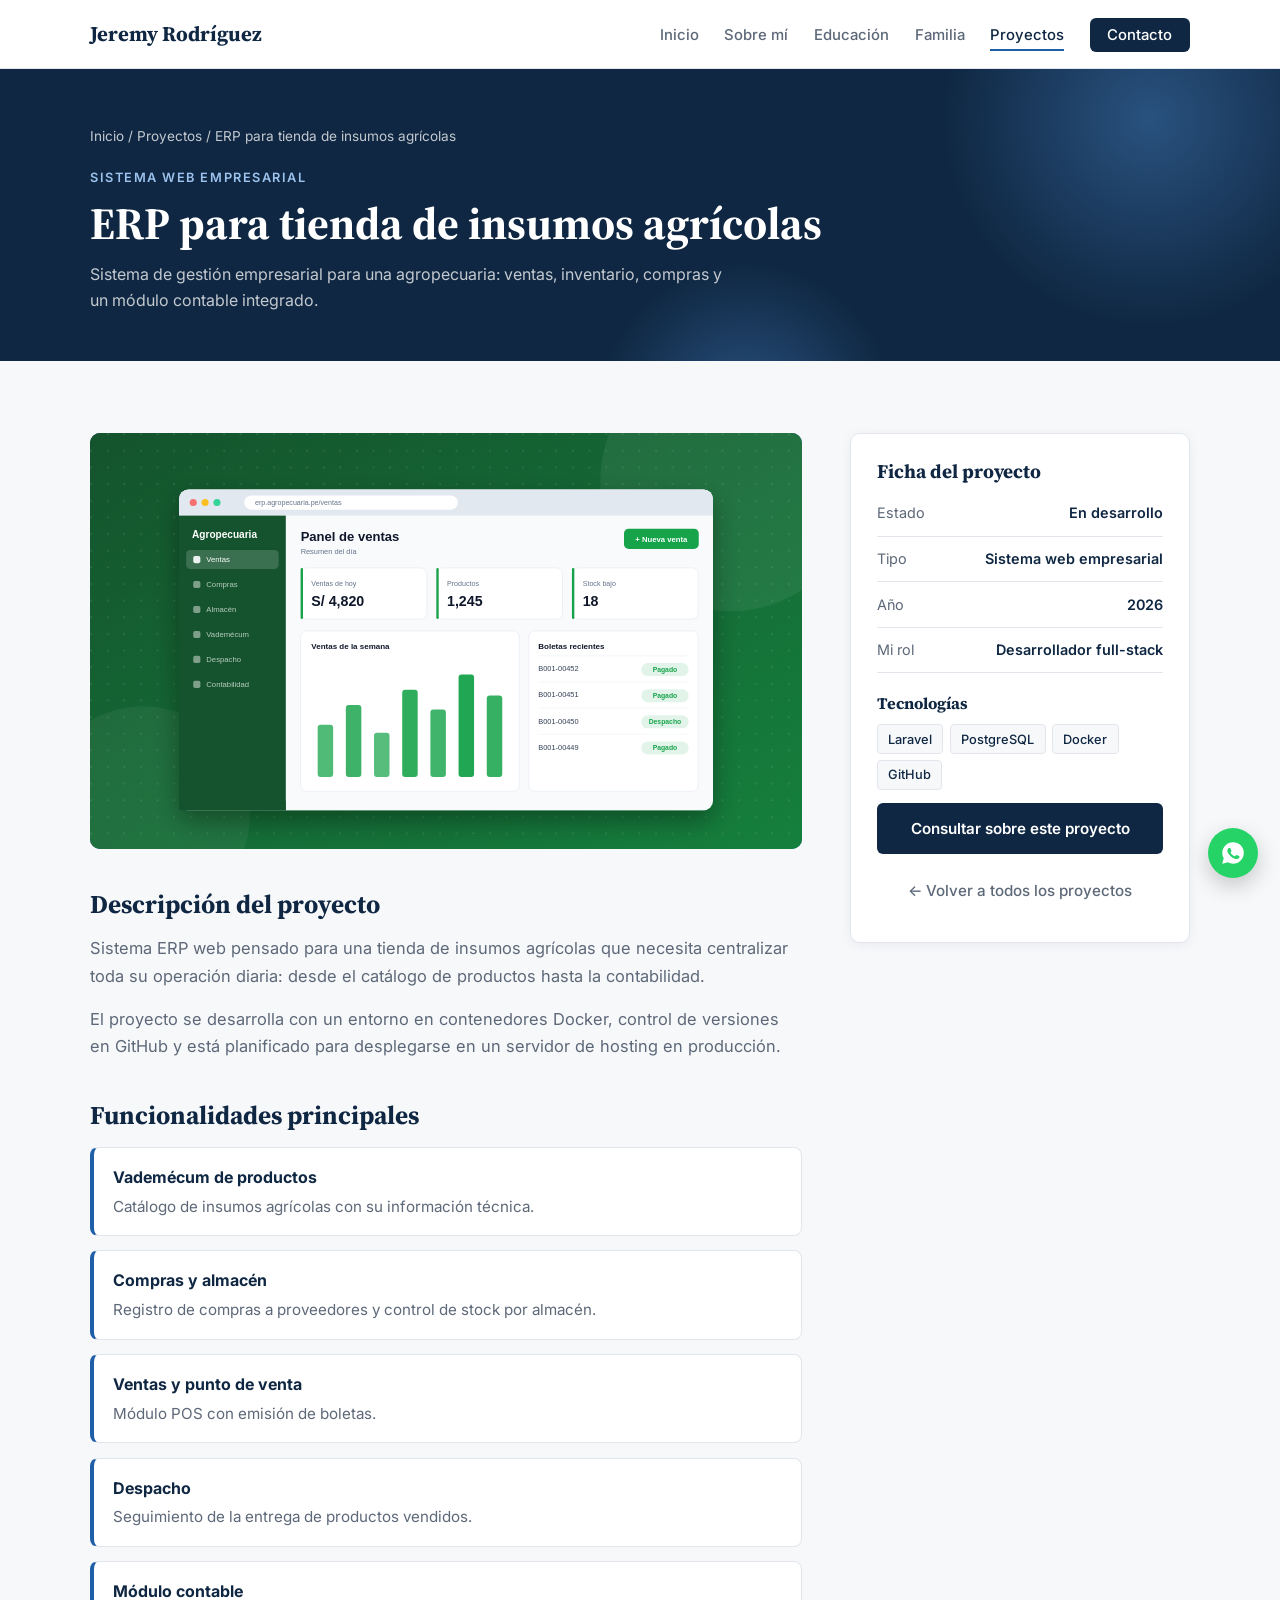
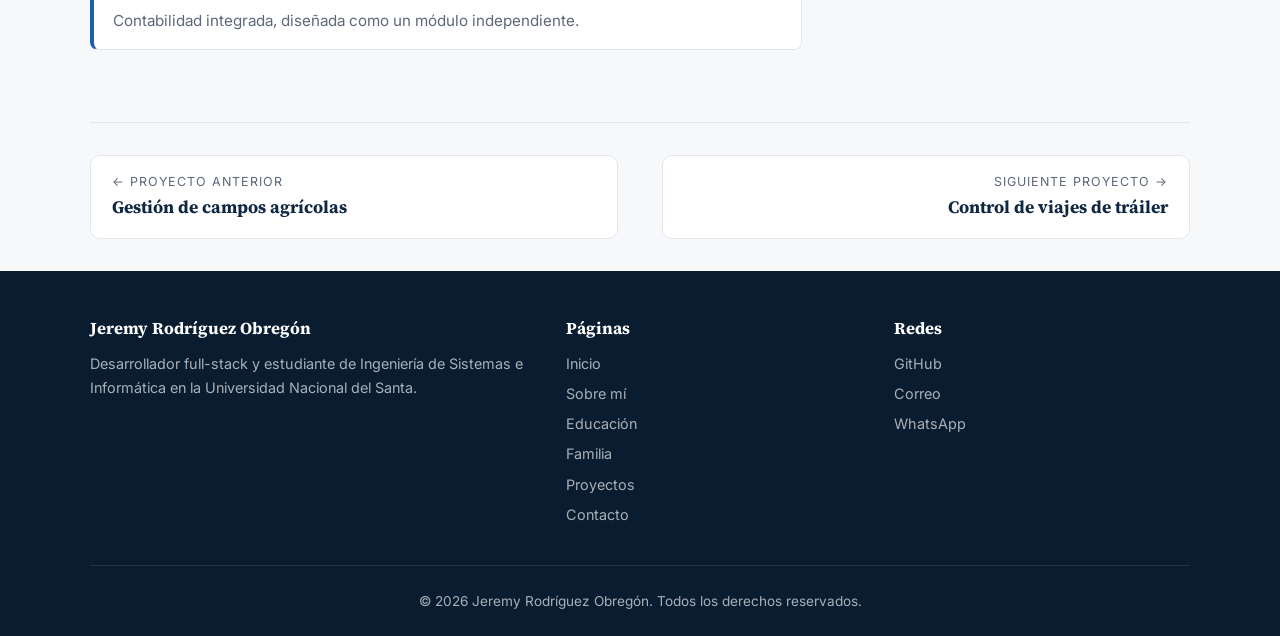
<file: proyecto-erp-agropecuaria.html>
<!DOCTYPE html>
<html lang="es">
<head>
  <meta charset="UTF-8">
  <meta name="viewport" content="width=device-width, initial-scale=1.0">
  <title>ERP para tienda de insumos agrícolas | Jeremy Rodríguez</title>
  <meta name="description" content="Blog personal y portafolio de Jeremy Rodríguez, desarrollador full-stack.">
  <link rel="preconnect" href="https://fonts.googleapis.com">
  <link rel="preconnect" href="https://fonts.gstatic.com" crossorigin>
  <link href="https://fonts.googleapis.com/css2?family=Source+Serif+4:opsz,wght@8..60,600;8..60,700&family=Inter:wght@400;500;600&display=swap" rel="stylesheet">
  <link rel="stylesheet" href="styles.css">
  <script>document.documentElement.classList.add("js");</script>
  <script src="script.js" defer></script>
</head>
<body>
  <div class="scroll-progress" aria-hidden="true"></div>

  <!-- ===== NAVEGACIÓN ===== -->
  <header class="nav">
    <div class="container nav__inner">
      <a href="index.html" class="nav__logo">Jeremy Rodríguez</a>
      <input type="checkbox" id="nav-toggle" class="nav__toggle">
      <label for="nav-toggle" class="nav__burger" aria-label="Abrir menú"><span></span><span></span><span></span></label>
      <nav>
        <ul class="nav__links">
          <li><a href="index.html">Inicio</a></li>
          <li><a href="sobre-mi.html">Sobre mí</a></li>
          <li><a href="educacion.html">Educación</a></li>
          <li><a href="familia.html">Familia</a></li>
          <li><a href="proyectos.html" class="active" aria-current="page">Proyectos</a></li>
          <li><a href="contacto.html" class="nav__cta">Contacto</a></li>
        </ul>
      </nav>
    </div>
  </header>

  <main>

  <!-- ===== CABECERA DEL PROYECTO ===== -->
  <section class="page-header">
    <div class="container">
      <p class="breadcrumb"><a href="index.html">Inicio</a> / <a href="proyectos.html">Proyectos</a> / ERP para tienda de insumos agrícolas</p>
      <p class="eyebrow">Sistema web empresarial</p>
      <h1>ERP para tienda de insumos agrícolas</h1>
      <p>Sistema de gestión empresarial para una agropecuaria: ventas, inventario, compras y un módulo contable integrado.</p>
    </div>
  </section>

  <!-- ===== DETALLE ===== -->
  <section class="section">
    <div class="container detail">
      <div class="detail__main">
        <!-- Para usar una captura real, cambia el src por tu imagen, por ejemplo img/proyectos/mi-captura.png -->
        <div class="detail__cover" data-reveal><img src="img/proyectos/portada-erp.svg" alt="Portada del proyecto ERP para tienda de insumos agrícolas" loading="lazy"></div>

        <h2>Descripción del proyecto</h2>
        <div class="detail__text">
          <p>Sistema ERP web pensado para una tienda de insumos agrícolas que necesita centralizar toda su operación diaria: desde el catálogo de productos hasta la contabilidad.</p>
          <p>El proyecto se desarrolla con un entorno en contenedores Docker, control de versiones en GitHub y está planificado para desplegarse en un servidor de hosting en producción.</p>
        </div>

        <h2>Funcionalidades principales</h2>
        <ul class="feature-list">
            <li><strong>Vademécum de productos</strong><span>Catálogo de insumos agrícolas con su información técnica.</span></li>
            <li><strong>Compras y almacén</strong><span>Registro de compras a proveedores y control de stock por almacén.</span></li>
            <li><strong>Ventas y punto de venta</strong><span>Módulo POS con emisión de boletas.</span></li>
            <li><strong>Despacho</strong><span>Seguimiento de la entrega de productos vendidos.</span></li>
            <li><strong>Módulo contable</strong><span>Contabilidad integrada, diseñada como un módulo independiente.</span></li>
        </ul>
      </div>

      <aside class="detail__aside">
        <div class="card">
          <h3>Ficha del proyecto</h3>
          <dl class="spec">
            <div><dt>Estado</dt><dd>En desarrollo</dd></div>
            <div><dt>Tipo</dt><dd>Sistema web empresarial</dd></div>
            <div><dt>Año</dt><dd>2026</dd></div>
            <div><dt>Mi rol</dt><dd>Desarrollador full-stack</dd></div>
          </dl>
          <h4>Tecnologías</h4>
          <ul class="stack"><li>Laravel</li><li>PostgreSQL</li><li>Docker</li><li>GitHub</li></ul>
          <a href="contacto.html" class="btn btn--primary btn--block">Consultar sobre este proyecto</a>
          <a href="proyectos.html" class="btn btn--text btn--block">← Volver a todos los proyectos</a>
        </div>
      </aside>
    </div>
  </section>

  <!-- Navegación entre proyectos -->
  <div class="container page-nav">
    <a href="proyecto-gestion-campos.html" class="prev"><small>← Proyecto anterior</small><strong>Gestión de campos agrícolas</strong></a>
    <a href="proyecto-control-viajes.html" class="next"><small>Siguiente proyecto →</small><strong>Control de viajes de tráiler</strong></a>
  </div>

  </main>

  <!-- ===== PIE DE PÁGINA ===== -->
  <footer class="footer">
    <div class="container">
      <div class="footer__grid">
        <div>
          <h4>Jeremy Rodríguez Obregón</h4>
          <p>Desarrollador full-stack y estudiante de Ingeniería de Sistemas e Informática en la Universidad Nacional del Santa.</p>
        </div>
        <div>
          <h4>Páginas</h4>
          <ul>
            <li><a href="index.html">Inicio</a></li>
            <li><a href="sobre-mi.html">Sobre mí</a></li>
            <li><a href="educacion.html">Educación</a></li>
            <li><a href="familia.html">Familia</a></li>
            <li><a href="proyectos.html">Proyectos</a></li>
            <li><a href="contacto.html">Contacto</a></li>
          </ul>
        </div>
        <div>
          <h4>Redes</h4>
          <ul>
            <li><a href="https://github.com/JeremyRO01" target="_blank" rel="noopener">GitHub</a></li>
            <li><a href="mailto:jeremy1102002@gmail.com">Correo</a></li>
            <li><a href="https://wa.me/51905502582" target="_blank" rel="noopener">WhatsApp</a></li>
          </ul>
        </div>
      </div>
      <p class="footer__copy">© 2026 Jeremy Rodríguez Obregón. Todos los derechos reservados.</p>
    </div>
  </footer>

  <!-- Botones flotantes -->
  <button class="to-top" aria-label="Volver arriba">↑</button>
  <a class="whatsapp-float" href="https://wa.me/51905502582" target="_blank" rel="noopener" aria-label="Escríbeme por WhatsApp">
    <svg viewBox="0 0 24 24" aria-hidden="true"><path d="M12.04 2C6.58 2 2.13 6.45 2.13 11.91c0 1.75.46 3.45 1.32 4.95L2.05 22l5.25-1.38a9.9 9.9 0 0 0 4.74 1.21h.01c5.46 0 9.91-4.45 9.91-9.91A9.85 9.85 0 0 0 12.04 2Zm5.8 14.16c-.24.68-1.42 1.3-1.96 1.35-.5.05-.97.23-3.27-.68-2.77-1.09-4.52-3.92-4.66-4.1-.13-.18-1.11-1.48-1.11-2.83s.71-2 .96-2.28c.25-.27.55-.34.73-.34h.52c.17 0 .4-.06.62.48.24.56.8 1.94.87 2.08.07.14.11.3.02.48-.09.18-.14.3-.27.46-.14.16-.29.36-.41.48-.14.14-.28.29-.12.56.16.27.71 1.17 1.52 1.9 1.05.93 1.93 1.22 2.2 1.36.27.14.43.11.59-.07.16-.18.68-.79.86-1.06.18-.27.36-.23.61-.14.25.09 1.6.75 1.87.89.27.14.45.2.52.32.07.11.07.66-.17 1.33Z"/></svg>
  </a>

</body>
</html>
</file>
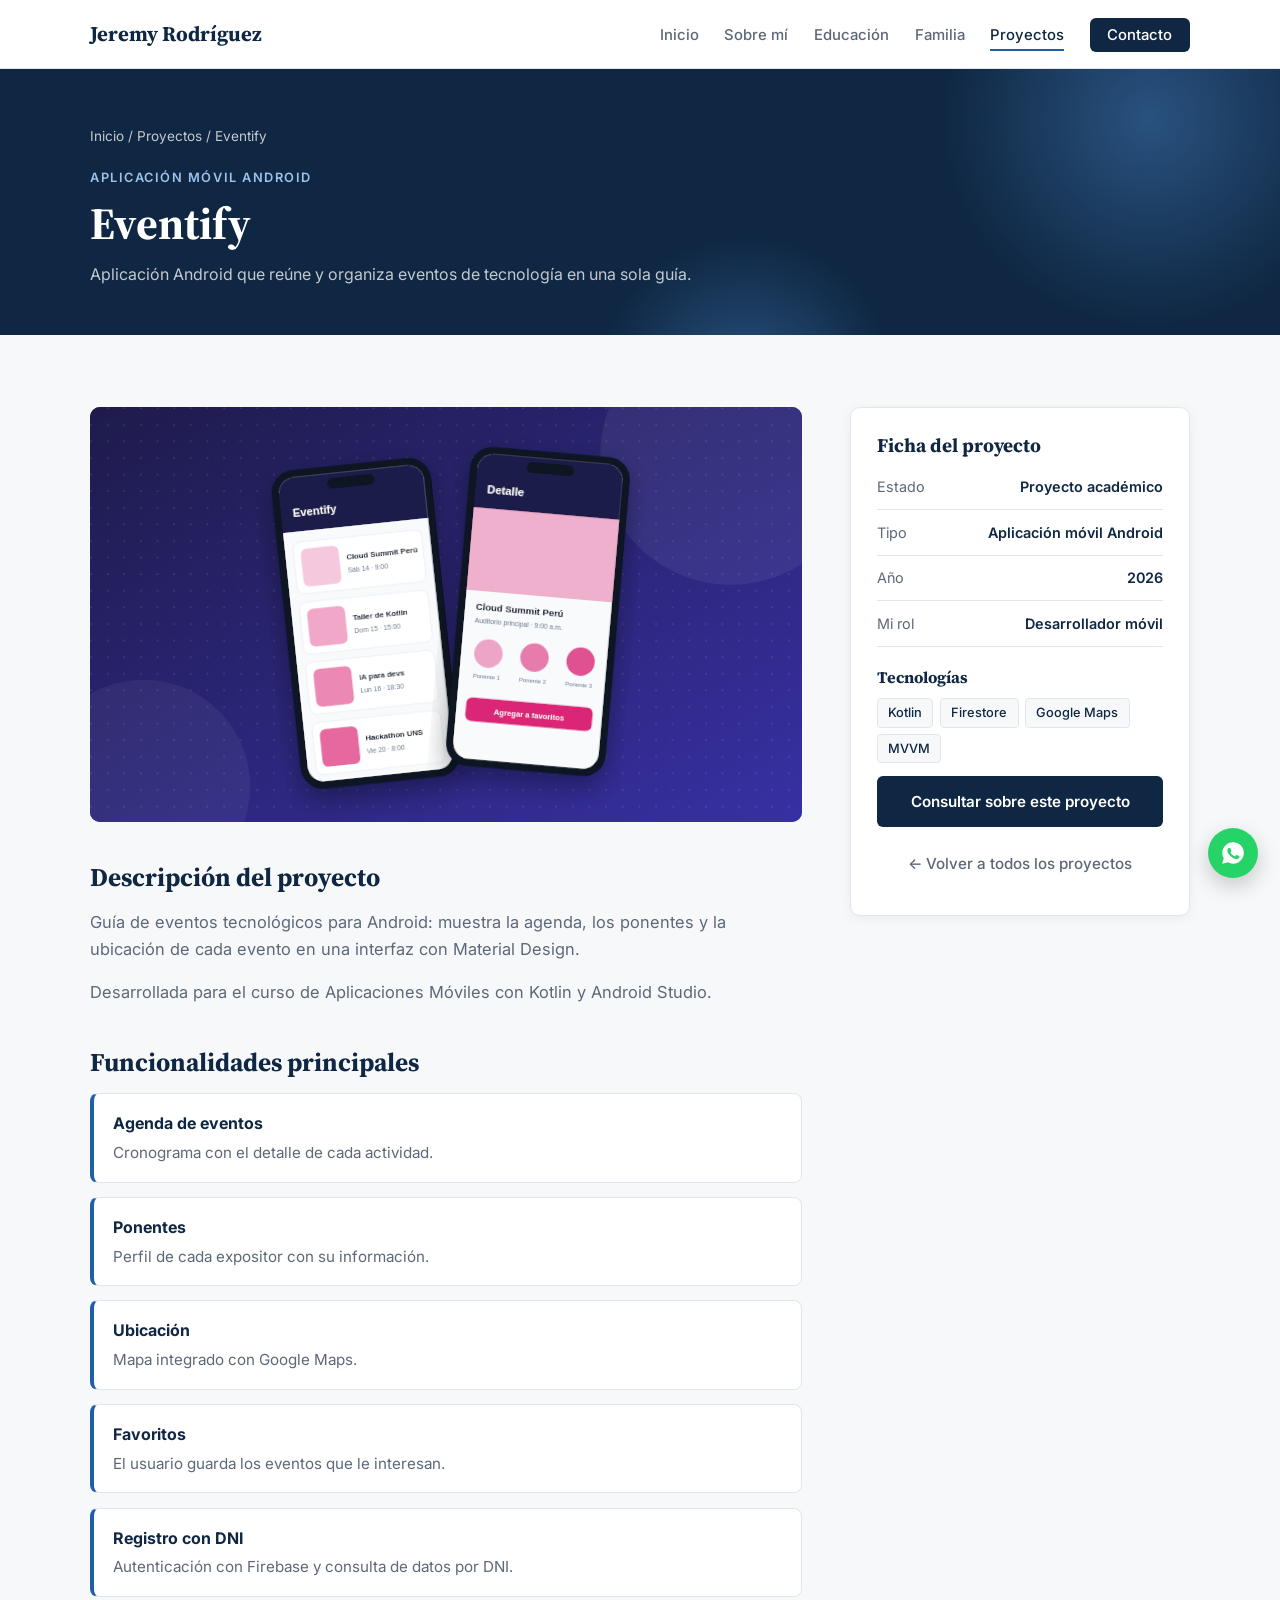
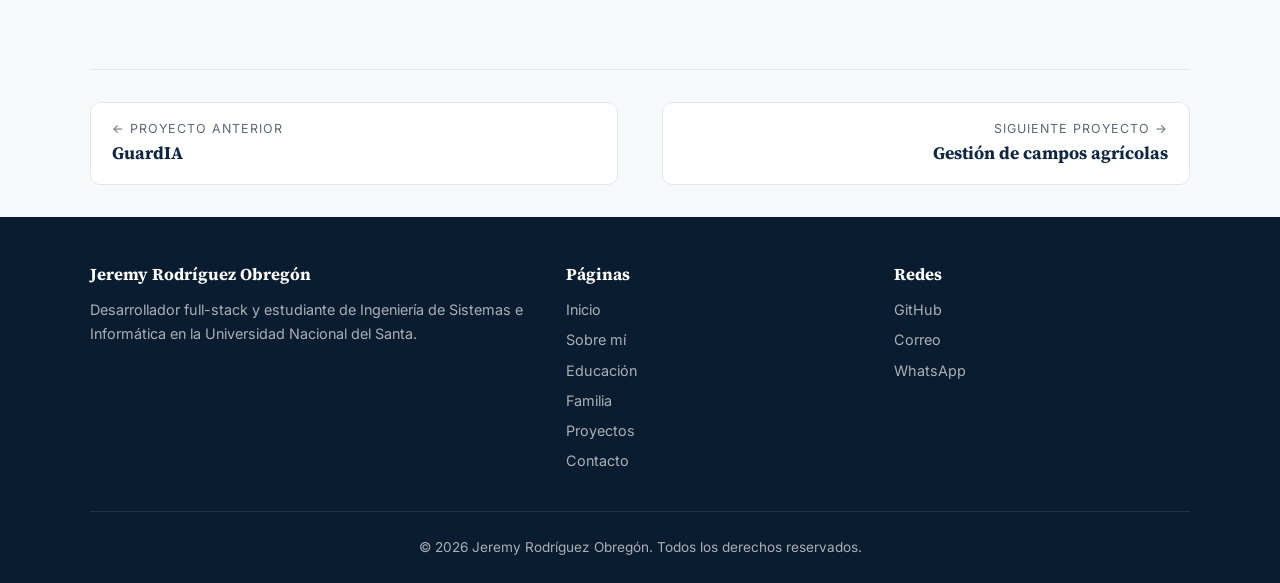
<file: proyecto-eventify.html>
<!DOCTYPE html>
<html lang="es">
<head>
  <meta charset="UTF-8">
  <meta name="viewport" content="width=device-width, initial-scale=1.0">
  <title>Eventify | Jeremy Rodríguez</title>
  <meta name="description" content="Blog personal y portafolio de Jeremy Rodríguez, desarrollador full-stack.">
  <link rel="preconnect" href="https://fonts.googleapis.com">
  <link rel="preconnect" href="https://fonts.gstatic.com" crossorigin>
  <link href="https://fonts.googleapis.com/css2?family=Source+Serif+4:opsz,wght@8..60,600;8..60,700&family=Inter:wght@400;500;600&display=swap" rel="stylesheet">
  <link rel="stylesheet" href="styles.css">
  <script>document.documentElement.classList.add("js");</script>
  <script src="script.js" defer></script>
</head>
<body>
  <div class="scroll-progress" aria-hidden="true"></div>

  <!-- ===== NAVEGACIÓN ===== -->
  <header class="nav">
    <div class="container nav__inner">
      <a href="index.html" class="nav__logo">Jeremy Rodríguez</a>
      <input type="checkbox" id="nav-toggle" class="nav__toggle">
      <label for="nav-toggle" class="nav__burger" aria-label="Abrir menú"><span></span><span></span><span></span></label>
      <nav>
        <ul class="nav__links">
          <li><a href="index.html">Inicio</a></li>
          <li><a href="sobre-mi.html">Sobre mí</a></li>
          <li><a href="educacion.html">Educación</a></li>
          <li><a href="familia.html">Familia</a></li>
          <li><a href="proyectos.html" class="active" aria-current="page">Proyectos</a></li>
          <li><a href="contacto.html" class="nav__cta">Contacto</a></li>
        </ul>
      </nav>
    </div>
  </header>

  <main>

  <!-- ===== CABECERA DEL PROYECTO ===== -->
  <section class="page-header">
    <div class="container">
      <p class="breadcrumb"><a href="index.html">Inicio</a> / <a href="proyectos.html">Proyectos</a> / Eventify</p>
      <p class="eyebrow">Aplicación móvil Android</p>
      <h1>Eventify</h1>
      <p>Aplicación Android que reúne y organiza eventos de tecnología en una sola guía.</p>
    </div>
  </section>

  <!-- ===== DETALLE ===== -->
  <section class="section">
    <div class="container detail">
      <div class="detail__main">
        <!-- Para usar una captura real, cambia el src por tu imagen, por ejemplo img/proyectos/mi-captura.png -->
        <div class="detail__cover" data-reveal><img src="img/proyectos/portada-evt.svg" alt="Portada del proyecto Eventify" loading="lazy"></div>

        <h2>Descripción del proyecto</h2>
        <div class="detail__text">
          <p>Guía de eventos tecnológicos para Android: muestra la agenda, los ponentes y la ubicación de cada evento en una interfaz con Material Design.</p>
          <p>Desarrollada para el curso de Aplicaciones Móviles con Kotlin y Android Studio.</p>
        </div>

        <h2>Funcionalidades principales</h2>
        <ul class="feature-list">
            <li><strong>Agenda de eventos</strong><span>Cronograma con el detalle de cada actividad.</span></li>
            <li><strong>Ponentes</strong><span>Perfil de cada expositor con su información.</span></li>
            <li><strong>Ubicación</strong><span>Mapa integrado con Google Maps.</span></li>
            <li><strong>Favoritos</strong><span>El usuario guarda los eventos que le interesan.</span></li>
            <li><strong>Registro con DNI</strong><span>Autenticación con Firebase y consulta de datos por DNI.</span></li>
        </ul>
      </div>

      <aside class="detail__aside">
        <div class="card">
          <h3>Ficha del proyecto</h3>
          <dl class="spec">
            <div><dt>Estado</dt><dd>Proyecto académico</dd></div>
            <div><dt>Tipo</dt><dd>Aplicación móvil Android</dd></div>
            <div><dt>Año</dt><dd>2026</dd></div>
            <div><dt>Mi rol</dt><dd>Desarrollador móvil</dd></div>
          </dl>
          <h4>Tecnologías</h4>
          <ul class="stack"><li>Kotlin</li><li>Firestore</li><li>Google Maps</li><li>MVVM</li></ul>
          <a href="contacto.html" class="btn btn--primary btn--block">Consultar sobre este proyecto</a>
          <a href="proyectos.html" class="btn btn--text btn--block">← Volver a todos los proyectos</a>
        </div>
      </aside>
    </div>
  </section>

  <!-- Navegación entre proyectos -->
  <div class="container page-nav">
    <a href="proyecto-guardia.html" class="prev"><small>← Proyecto anterior</small><strong>GuardIA</strong></a>
    <a href="proyecto-gestion-campos.html" class="next"><small>Siguiente proyecto →</small><strong>Gestión de campos agrícolas</strong></a>
  </div>

  </main>

  <!-- ===== PIE DE PÁGINA ===== -->
  <footer class="footer">
    <div class="container">
      <div class="footer__grid">
        <div>
          <h4>Jeremy Rodríguez Obregón</h4>
          <p>Desarrollador full-stack y estudiante de Ingeniería de Sistemas e Informática en la Universidad Nacional del Santa.</p>
        </div>
        <div>
          <h4>Páginas</h4>
          <ul>
            <li><a href="index.html">Inicio</a></li>
            <li><a href="sobre-mi.html">Sobre mí</a></li>
            <li><a href="educacion.html">Educación</a></li>
            <li><a href="familia.html">Familia</a></li>
            <li><a href="proyectos.html">Proyectos</a></li>
            <li><a href="contacto.html">Contacto</a></li>
          </ul>
        </div>
        <div>
          <h4>Redes</h4>
          <ul>
            <li><a href="https://github.com/JeremyRO01" target="_blank" rel="noopener">GitHub</a></li>
            <li><a href="mailto:jeremy1102002@gmail.com">Correo</a></li>
            <li><a href="https://wa.me/51905502582" target="_blank" rel="noopener">WhatsApp</a></li>
          </ul>
        </div>
      </div>
      <p class="footer__copy">© 2026 Jeremy Rodríguez Obregón. Todos los derechos reservados.</p>
    </div>
  </footer>

  <!-- Botones flotantes -->
  <button class="to-top" aria-label="Volver arriba">↑</button>
  <a class="whatsapp-float" href="https://wa.me/51905502582" target="_blank" rel="noopener" aria-label="Escríbeme por WhatsApp">
    <svg viewBox="0 0 24 24" aria-hidden="true"><path d="M12.04 2C6.58 2 2.13 6.45 2.13 11.91c0 1.75.46 3.45 1.32 4.95L2.05 22l5.25-1.38a9.9 9.9 0 0 0 4.74 1.21h.01c5.46 0 9.91-4.45 9.91-9.91A9.85 9.85 0 0 0 12.04 2Zm5.8 14.16c-.24.68-1.42 1.3-1.96 1.35-.5.05-.97.23-3.27-.68-2.77-1.09-4.52-3.92-4.66-4.1-.13-.18-1.11-1.48-1.11-2.83s.71-2 .96-2.28c.25-.27.55-.34.73-.34h.52c.17 0 .4-.06.62.48.24.56.8 1.94.87 2.08.07.14.11.3.02.48-.09.18-.14.3-.27.46-.14.16-.29.36-.41.48-.14.14-.28.29-.12.56.16.27.71 1.17 1.52 1.9 1.05.93 1.93 1.22 2.2 1.36.27.14.43.11.59-.07.16-.18.68-.79.86-1.06.18-.27.36-.23.61-.14.25.09 1.6.75 1.87.89.27.14.45.2.52.32.07.11.07.66-.17 1.33Z"/></svg>
  </a>

</body>
</html>
</file>
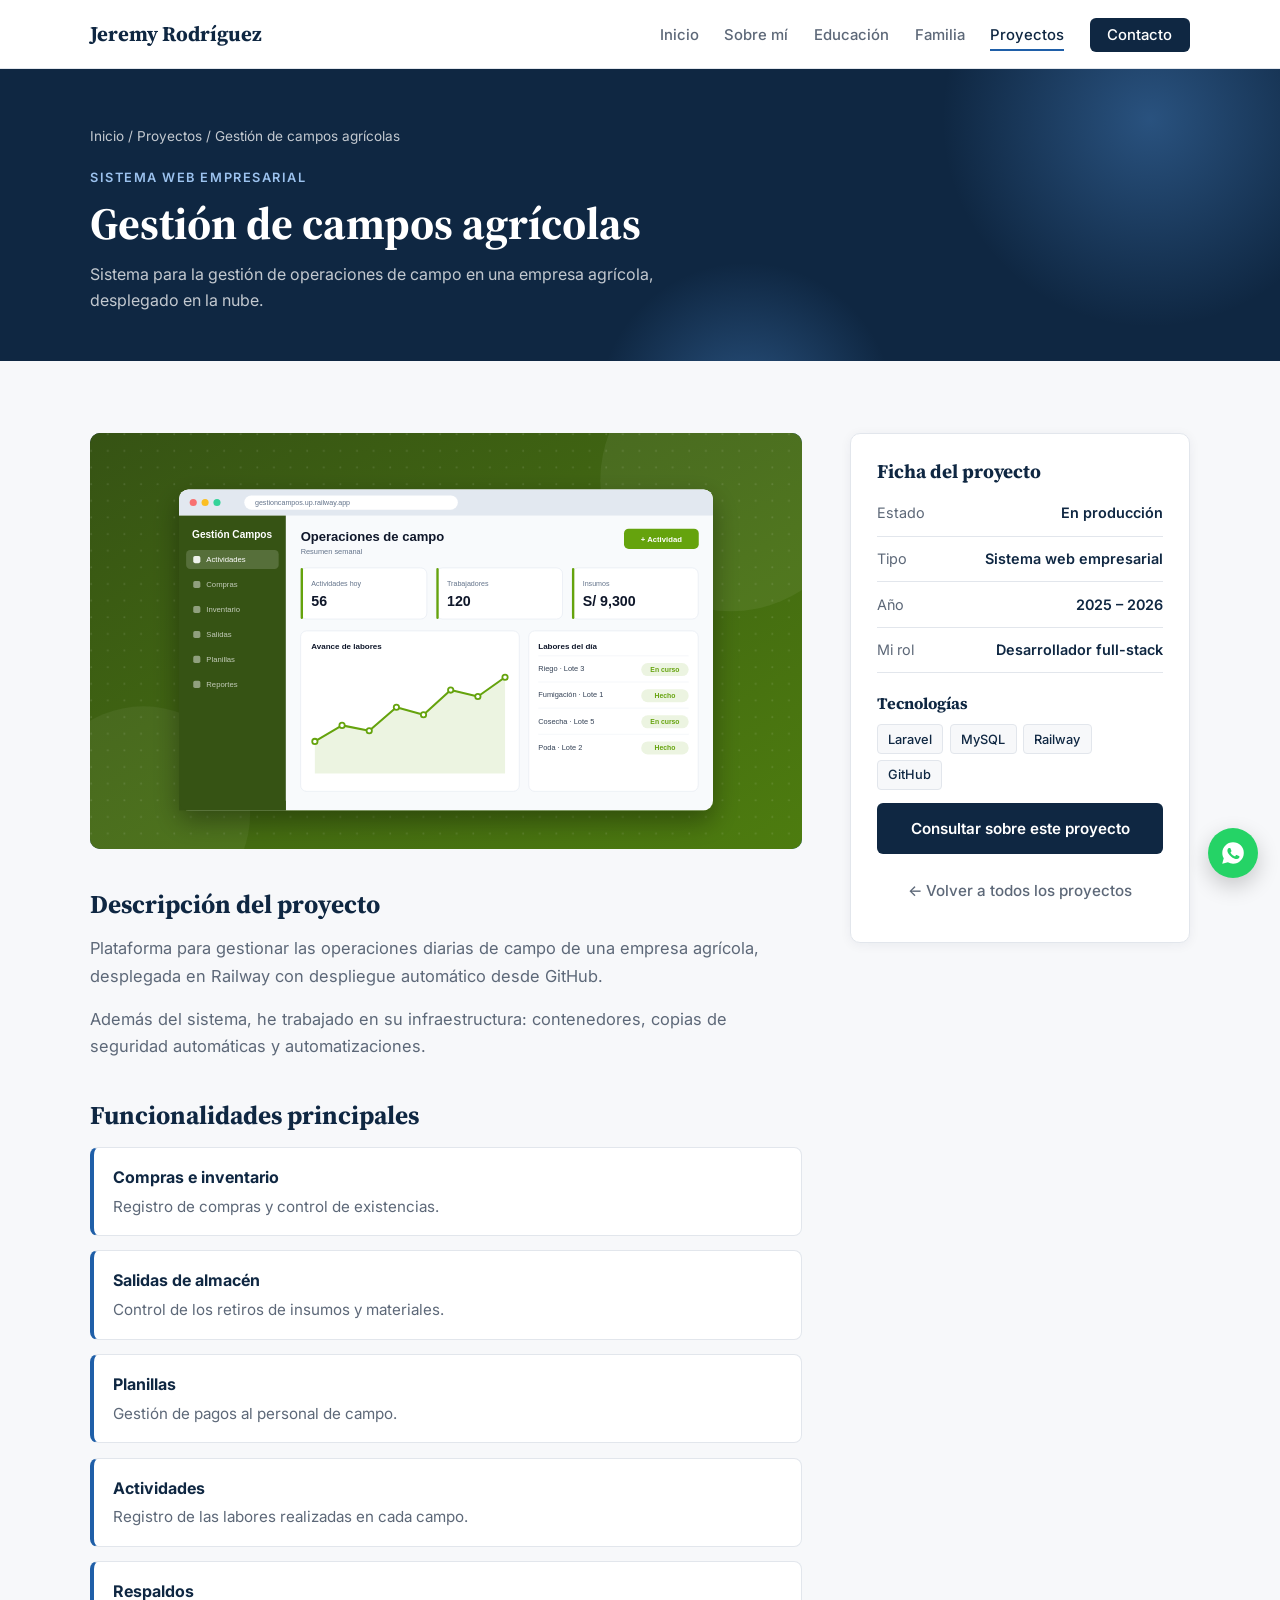
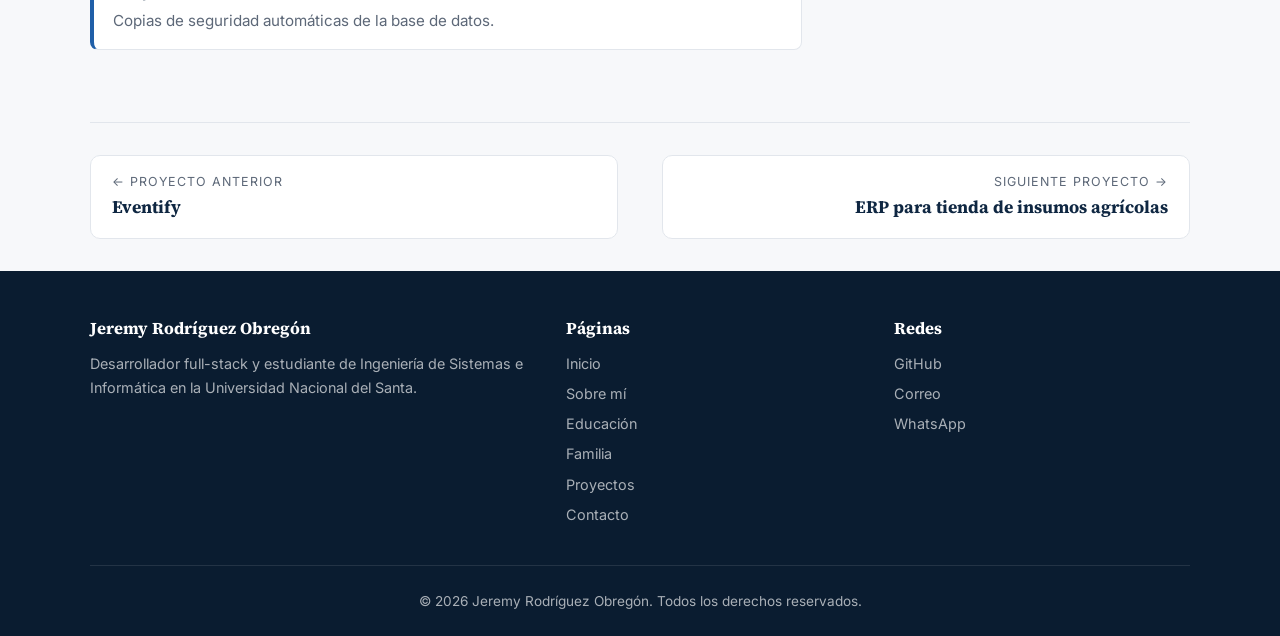
<file: proyecto-gestion-campos.html>
<!DOCTYPE html>
<html lang="es">
<head>
  <meta charset="UTF-8">
  <meta name="viewport" content="width=device-width, initial-scale=1.0">
  <title>Gestión de campos agrícolas | Jeremy Rodríguez</title>
  <meta name="description" content="Blog personal y portafolio de Jeremy Rodríguez, desarrollador full-stack.">
  <link rel="preconnect" href="https://fonts.googleapis.com">
  <link rel="preconnect" href="https://fonts.gstatic.com" crossorigin>
  <link href="https://fonts.googleapis.com/css2?family=Source+Serif+4:opsz,wght@8..60,600;8..60,700&family=Inter:wght@400;500;600&display=swap" rel="stylesheet">
  <link rel="stylesheet" href="styles.css">
  <script>document.documentElement.classList.add("js");</script>
  <script src="script.js" defer></script>
</head>
<body>
  <div class="scroll-progress" aria-hidden="true"></div>

  <!-- ===== NAVEGACIÓN ===== -->
  <header class="nav">
    <div class="container nav__inner">
      <a href="index.html" class="nav__logo">Jeremy Rodríguez</a>
      <input type="checkbox" id="nav-toggle" class="nav__toggle">
      <label for="nav-toggle" class="nav__burger" aria-label="Abrir menú"><span></span><span></span><span></span></label>
      <nav>
        <ul class="nav__links">
          <li><a href="index.html">Inicio</a></li>
          <li><a href="sobre-mi.html">Sobre mí</a></li>
          <li><a href="educacion.html">Educación</a></li>
          <li><a href="familia.html">Familia</a></li>
          <li><a href="proyectos.html" class="active" aria-current="page">Proyectos</a></li>
          <li><a href="contacto.html" class="nav__cta">Contacto</a></li>
        </ul>
      </nav>
    </div>
  </header>

  <main>

  <!-- ===== CABECERA DEL PROYECTO ===== -->
  <section class="page-header">
    <div class="container">
      <p class="breadcrumb"><a href="index.html">Inicio</a> / <a href="proyectos.html">Proyectos</a> / Gestión de campos agrícolas</p>
      <p class="eyebrow">Sistema web empresarial</p>
      <h1>Gestión de campos agrícolas</h1>
      <p>Sistema para la gestión de operaciones de campo en una empresa agrícola, desplegado en la nube.</p>
    </div>
  </section>

  <!-- ===== DETALLE ===== -->
  <section class="section">
    <div class="container detail">
      <div class="detail__main">
        <!-- Para usar una captura real, cambia el src por tu imagen, por ejemplo img/proyectos/mi-captura.png -->
        <div class="detail__cover" data-reveal><img src="img/proyectos/portada-gc.svg" alt="Portada del proyecto Gestión de campos agrícolas" loading="lazy"></div>

        <h2>Descripción del proyecto</h2>
        <div class="detail__text">
          <p>Plataforma para gestionar las operaciones diarias de campo de una empresa agrícola, desplegada en Railway con despliegue automático desde GitHub.</p>
          <p>Además del sistema, he trabajado en su infraestructura: contenedores, copias de seguridad automáticas y automatizaciones.</p>
        </div>

        <h2>Funcionalidades principales</h2>
        <ul class="feature-list">
            <li><strong>Compras e inventario</strong><span>Registro de compras y control de existencias.</span></li>
            <li><strong>Salidas de almacén</strong><span>Control de los retiros de insumos y materiales.</span></li>
            <li><strong>Planillas</strong><span>Gestión de pagos al personal de campo.</span></li>
            <li><strong>Actividades</strong><span>Registro de las labores realizadas en cada campo.</span></li>
            <li><strong>Respaldos</strong><span>Copias de seguridad automáticas de la base de datos.</span></li>
        </ul>
      </div>

      <aside class="detail__aside">
        <div class="card">
          <h3>Ficha del proyecto</h3>
          <dl class="spec">
            <div><dt>Estado</dt><dd>En producción</dd></div>
            <div><dt>Tipo</dt><dd>Sistema web empresarial</dd></div>
            <div><dt>Año</dt><dd>2025 – 2026</dd></div>
            <div><dt>Mi rol</dt><dd>Desarrollador full-stack</dd></div>
          </dl>
          <h4>Tecnologías</h4>
          <ul class="stack"><li>Laravel</li><li>MySQL</li><li>Railway</li><li>GitHub</li></ul>
          <a href="contacto.html" class="btn btn--primary btn--block">Consultar sobre este proyecto</a>
          <a href="proyectos.html" class="btn btn--text btn--block">← Volver a todos los proyectos</a>
        </div>
      </aside>
    </div>
  </section>

  <!-- Navegación entre proyectos -->
  <div class="container page-nav">
    <a href="proyecto-eventify.html" class="prev"><small>← Proyecto anterior</small><strong>Eventify</strong></a>
    <a href="proyecto-erp-agropecuaria.html" class="next"><small>Siguiente proyecto →</small><strong>ERP para tienda de insumos agrícolas</strong></a>
  </div>

  </main>

  <!-- ===== PIE DE PÁGINA ===== -->
  <footer class="footer">
    <div class="container">
      <div class="footer__grid">
        <div>
          <h4>Jeremy Rodríguez Obregón</h4>
          <p>Desarrollador full-stack y estudiante de Ingeniería de Sistemas e Informática en la Universidad Nacional del Santa.</p>
        </div>
        <div>
          <h4>Páginas</h4>
          <ul>
            <li><a href="index.html">Inicio</a></li>
            <li><a href="sobre-mi.html">Sobre mí</a></li>
            <li><a href="educacion.html">Educación</a></li>
            <li><a href="familia.html">Familia</a></li>
            <li><a href="proyectos.html">Proyectos</a></li>
            <li><a href="contacto.html">Contacto</a></li>
          </ul>
        </div>
        <div>
          <h4>Redes</h4>
          <ul>
            <li><a href="https://github.com/JeremyRO01" target="_blank" rel="noopener">GitHub</a></li>
            <li><a href="mailto:jeremy1102002@gmail.com">Correo</a></li>
            <li><a href="https://wa.me/51905502582" target="_blank" rel="noopener">WhatsApp</a></li>
          </ul>
        </div>
      </div>
      <p class="footer__copy">© 2026 Jeremy Rodríguez Obregón. Todos los derechos reservados.</p>
    </div>
  </footer>

  <!-- Botones flotantes -->
  <button class="to-top" aria-label="Volver arriba">↑</button>
  <a class="whatsapp-float" href="https://wa.me/51905502582" target="_blank" rel="noopener" aria-label="Escríbeme por WhatsApp">
    <svg viewBox="0 0 24 24" aria-hidden="true"><path d="M12.04 2C6.58 2 2.13 6.45 2.13 11.91c0 1.75.46 3.45 1.32 4.95L2.05 22l5.25-1.38a9.9 9.9 0 0 0 4.74 1.21h.01c5.46 0 9.91-4.45 9.91-9.91A9.85 9.85 0 0 0 12.04 2Zm5.8 14.16c-.24.68-1.42 1.3-1.96 1.35-.5.05-.97.23-3.27-.68-2.77-1.09-4.52-3.92-4.66-4.1-.13-.18-1.11-1.48-1.11-2.83s.71-2 .96-2.28c.25-.27.55-.34.73-.34h.52c.17 0 .4-.06.62.48.24.56.8 1.94.87 2.08.07.14.11.3.02.48-.09.18-.14.3-.27.46-.14.16-.29.36-.41.48-.14.14-.28.29-.12.56.16.27.71 1.17 1.52 1.9 1.05.93 1.93 1.22 2.2 1.36.27.14.43.11.59-.07.16-.18.68-.79.86-1.06.18-.27.36-.23.61-.14.25.09 1.6.75 1.87.89.27.14.45.2.52.32.07.11.07.66-.17 1.33Z"/></svg>
  </a>

</body>
</html>
</file>
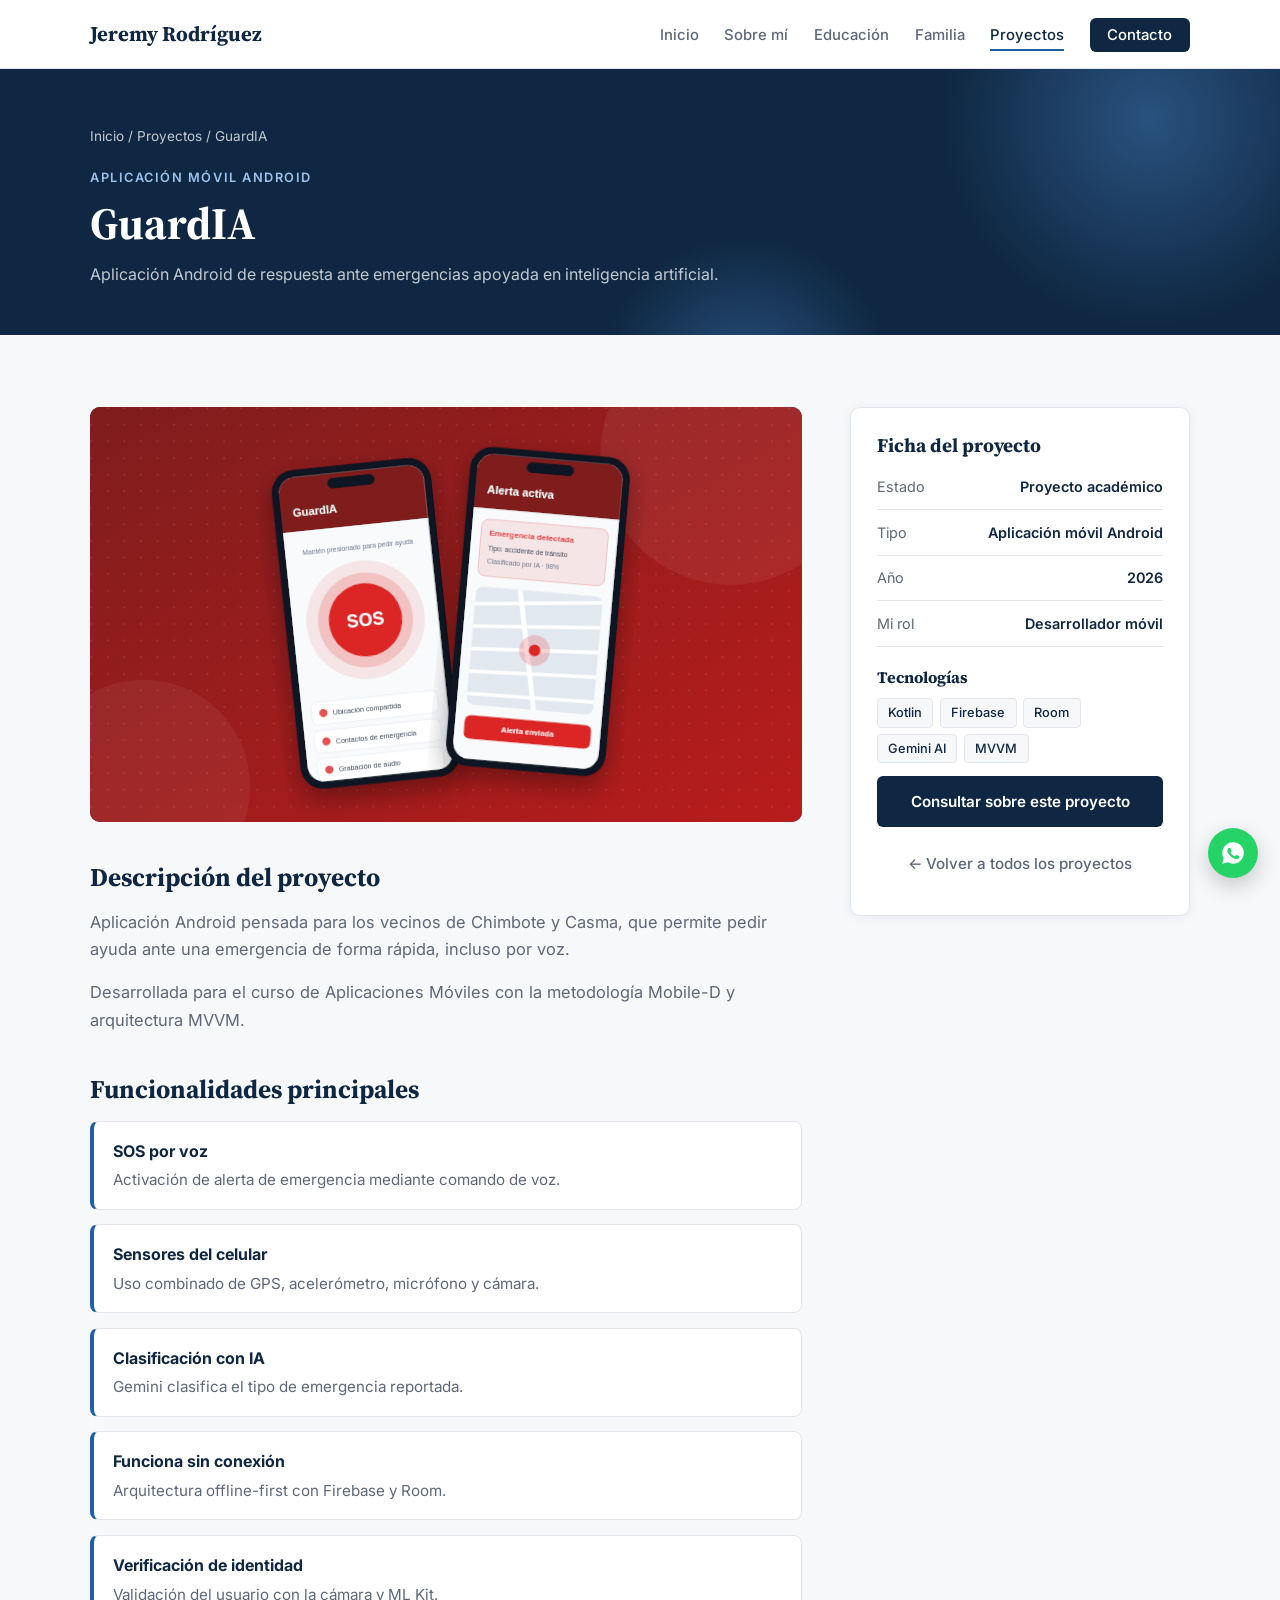
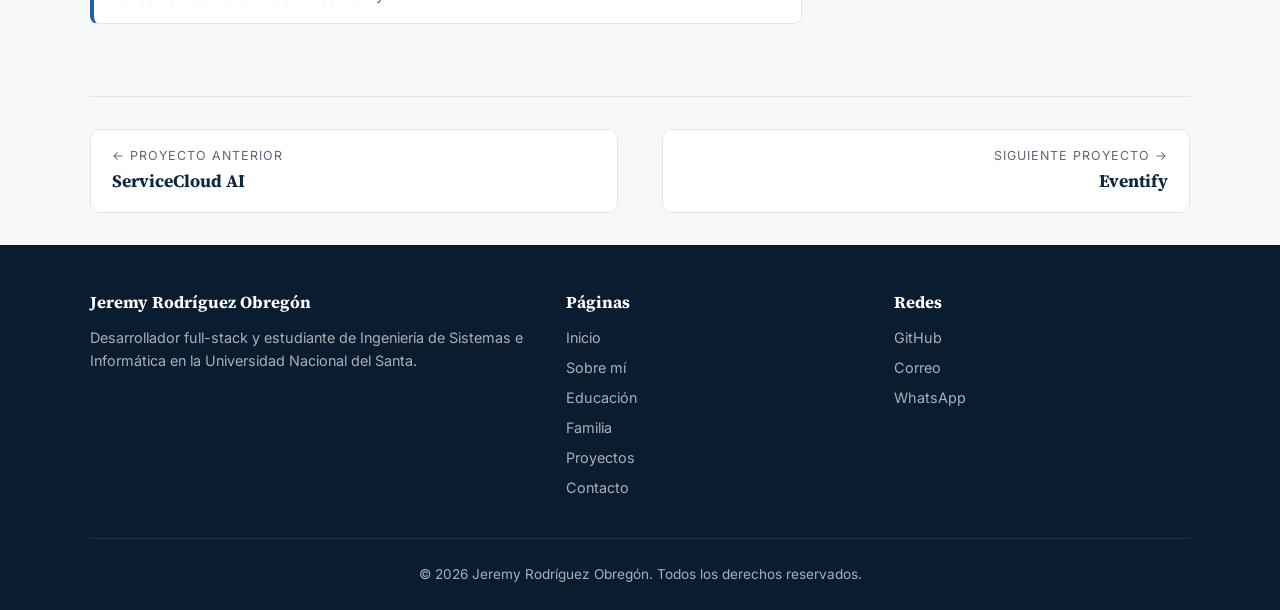
<file: proyecto-guardia.html>
<!DOCTYPE html>
<html lang="es">
<head>
  <meta charset="UTF-8">
  <meta name="viewport" content="width=device-width, initial-scale=1.0">
  <title>GuardIA | Jeremy Rodríguez</title>
  <meta name="description" content="Blog personal y portafolio de Jeremy Rodríguez, desarrollador full-stack.">
  <link rel="preconnect" href="https://fonts.googleapis.com">
  <link rel="preconnect" href="https://fonts.gstatic.com" crossorigin>
  <link href="https://fonts.googleapis.com/css2?family=Source+Serif+4:opsz,wght@8..60,600;8..60,700&family=Inter:wght@400;500;600&display=swap" rel="stylesheet">
  <link rel="stylesheet" href="styles.css">
  <script>document.documentElement.classList.add("js");</script>
  <script src="script.js" defer></script>
</head>
<body>
  <div class="scroll-progress" aria-hidden="true"></div>

  <!-- ===== NAVEGACIÓN ===== -->
  <header class="nav">
    <div class="container nav__inner">
      <a href="index.html" class="nav__logo">Jeremy Rodríguez</a>
      <input type="checkbox" id="nav-toggle" class="nav__toggle">
      <label for="nav-toggle" class="nav__burger" aria-label="Abrir menú"><span></span><span></span><span></span></label>
      <nav>
        <ul class="nav__links">
          <li><a href="index.html">Inicio</a></li>
          <li><a href="sobre-mi.html">Sobre mí</a></li>
          <li><a href="educacion.html">Educación</a></li>
          <li><a href="familia.html">Familia</a></li>
          <li><a href="proyectos.html" class="active" aria-current="page">Proyectos</a></li>
          <li><a href="contacto.html" class="nav__cta">Contacto</a></li>
        </ul>
      </nav>
    </div>
  </header>

  <main>

  <!-- ===== CABECERA DEL PROYECTO ===== -->
  <section class="page-header">
    <div class="container">
      <p class="breadcrumb"><a href="index.html">Inicio</a> / <a href="proyectos.html">Proyectos</a> / GuardIA</p>
      <p class="eyebrow">Aplicación móvil Android</p>
      <h1>GuardIA</h1>
      <p>Aplicación Android de respuesta ante emergencias apoyada en inteligencia artificial.</p>
    </div>
  </section>

  <!-- ===== DETALLE ===== -->
  <section class="section">
    <div class="container detail">
      <div class="detail__main">
        <!-- Para usar una captura real, cambia el src por tu imagen, por ejemplo img/proyectos/mi-captura.png -->
        <div class="detail__cover" data-reveal><img src="img/proyectos/portada-gia.svg" alt="Portada del proyecto GuardIA" loading="lazy"></div>

        <h2>Descripción del proyecto</h2>
        <div class="detail__text">
          <p>Aplicación Android pensada para los vecinos de Chimbote y Casma, que permite pedir ayuda ante una emergencia de forma rápida, incluso por voz.</p>
          <p>Desarrollada para el curso de Aplicaciones Móviles con la metodología Mobile-D y arquitectura MVVM.</p>
        </div>

        <h2>Funcionalidades principales</h2>
        <ul class="feature-list">
            <li><strong>SOS por voz</strong><span>Activación de alerta de emergencia mediante comando de voz.</span></li>
            <li><strong>Sensores del celular</strong><span>Uso combinado de GPS, acelerómetro, micrófono y cámara.</span></li>
            <li><strong>Clasificación con IA</strong><span>Gemini clasifica el tipo de emergencia reportada.</span></li>
            <li><strong>Funciona sin conexión</strong><span>Arquitectura offline-first con Firebase y Room.</span></li>
            <li><strong>Verificación de identidad</strong><span>Validación del usuario con la cámara y ML Kit.</span></li>
        </ul>
      </div>

      <aside class="detail__aside">
        <div class="card">
          <h3>Ficha del proyecto</h3>
          <dl class="spec">
            <div><dt>Estado</dt><dd>Proyecto académico</dd></div>
            <div><dt>Tipo</dt><dd>Aplicación móvil Android</dd></div>
            <div><dt>Año</dt><dd>2026</dd></div>
            <div><dt>Mi rol</dt><dd>Desarrollador móvil</dd></div>
          </dl>
          <h4>Tecnologías</h4>
          <ul class="stack"><li>Kotlin</li><li>Firebase</li><li>Room</li><li>Gemini AI</li><li>MVVM</li></ul>
          <a href="contacto.html" class="btn btn--primary btn--block">Consultar sobre este proyecto</a>
          <a href="proyectos.html" class="btn btn--text btn--block">← Volver a todos los proyectos</a>
        </div>
      </aside>
    </div>
  </section>

  <!-- Navegación entre proyectos -->
  <div class="container page-nav">
    <a href="proyecto-servicecloud-ai.html" class="prev"><small>← Proyecto anterior</small><strong>ServiceCloud AI</strong></a>
    <a href="proyecto-eventify.html" class="next"><small>Siguiente proyecto →</small><strong>Eventify</strong></a>
  </div>

  </main>

  <!-- ===== PIE DE PÁGINA ===== -->
  <footer class="footer">
    <div class="container">
      <div class="footer__grid">
        <div>
          <h4>Jeremy Rodríguez Obregón</h4>
          <p>Desarrollador full-stack y estudiante de Ingeniería de Sistemas e Informática en la Universidad Nacional del Santa.</p>
        </div>
        <div>
          <h4>Páginas</h4>
          <ul>
            <li><a href="index.html">Inicio</a></li>
            <li><a href="sobre-mi.html">Sobre mí</a></li>
            <li><a href="educacion.html">Educación</a></li>
            <li><a href="familia.html">Familia</a></li>
            <li><a href="proyectos.html">Proyectos</a></li>
            <li><a href="contacto.html">Contacto</a></li>
          </ul>
        </div>
        <div>
          <h4>Redes</h4>
          <ul>
            <li><a href="https://github.com/JeremyRO01" target="_blank" rel="noopener">GitHub</a></li>
            <li><a href="mailto:jeremy1102002@gmail.com">Correo</a></li>
            <li><a href="https://wa.me/51905502582" target="_blank" rel="noopener">WhatsApp</a></li>
          </ul>
        </div>
      </div>
      <p class="footer__copy">© 2026 Jeremy Rodríguez Obregón. Todos los derechos reservados.</p>
    </div>
  </footer>

  <!-- Botones flotantes -->
  <button class="to-top" aria-label="Volver arriba">↑</button>
  <a class="whatsapp-float" href="https://wa.me/51905502582" target="_blank" rel="noopener" aria-label="Escríbeme por WhatsApp">
    <svg viewBox="0 0 24 24" aria-hidden="true"><path d="M12.04 2C6.58 2 2.13 6.45 2.13 11.91c0 1.75.46 3.45 1.32 4.95L2.05 22l5.25-1.38a9.9 9.9 0 0 0 4.74 1.21h.01c5.46 0 9.91-4.45 9.91-9.91A9.85 9.85 0 0 0 12.04 2Zm5.8 14.16c-.24.68-1.42 1.3-1.96 1.35-.5.05-.97.23-3.27-.68-2.77-1.09-4.52-3.92-4.66-4.1-.13-.18-1.11-1.48-1.11-2.83s.71-2 .96-2.28c.25-.27.55-.34.73-.34h.52c.17 0 .4-.06.62.48.24.56.8 1.94.87 2.08.07.14.11.3.02.48-.09.18-.14.3-.27.46-.14.16-.29.36-.41.48-.14.14-.28.29-.12.56.16.27.71 1.17 1.52 1.9 1.05.93 1.93 1.22 2.2 1.36.27.14.43.11.59-.07.16-.18.68-.79.86-1.06.18-.27.36-.23.61-.14.25.09 1.6.75 1.87.89.27.14.45.2.52.32.07.11.07.66-.17 1.33Z"/></svg>
  </a>

</body>
</html>
</file>
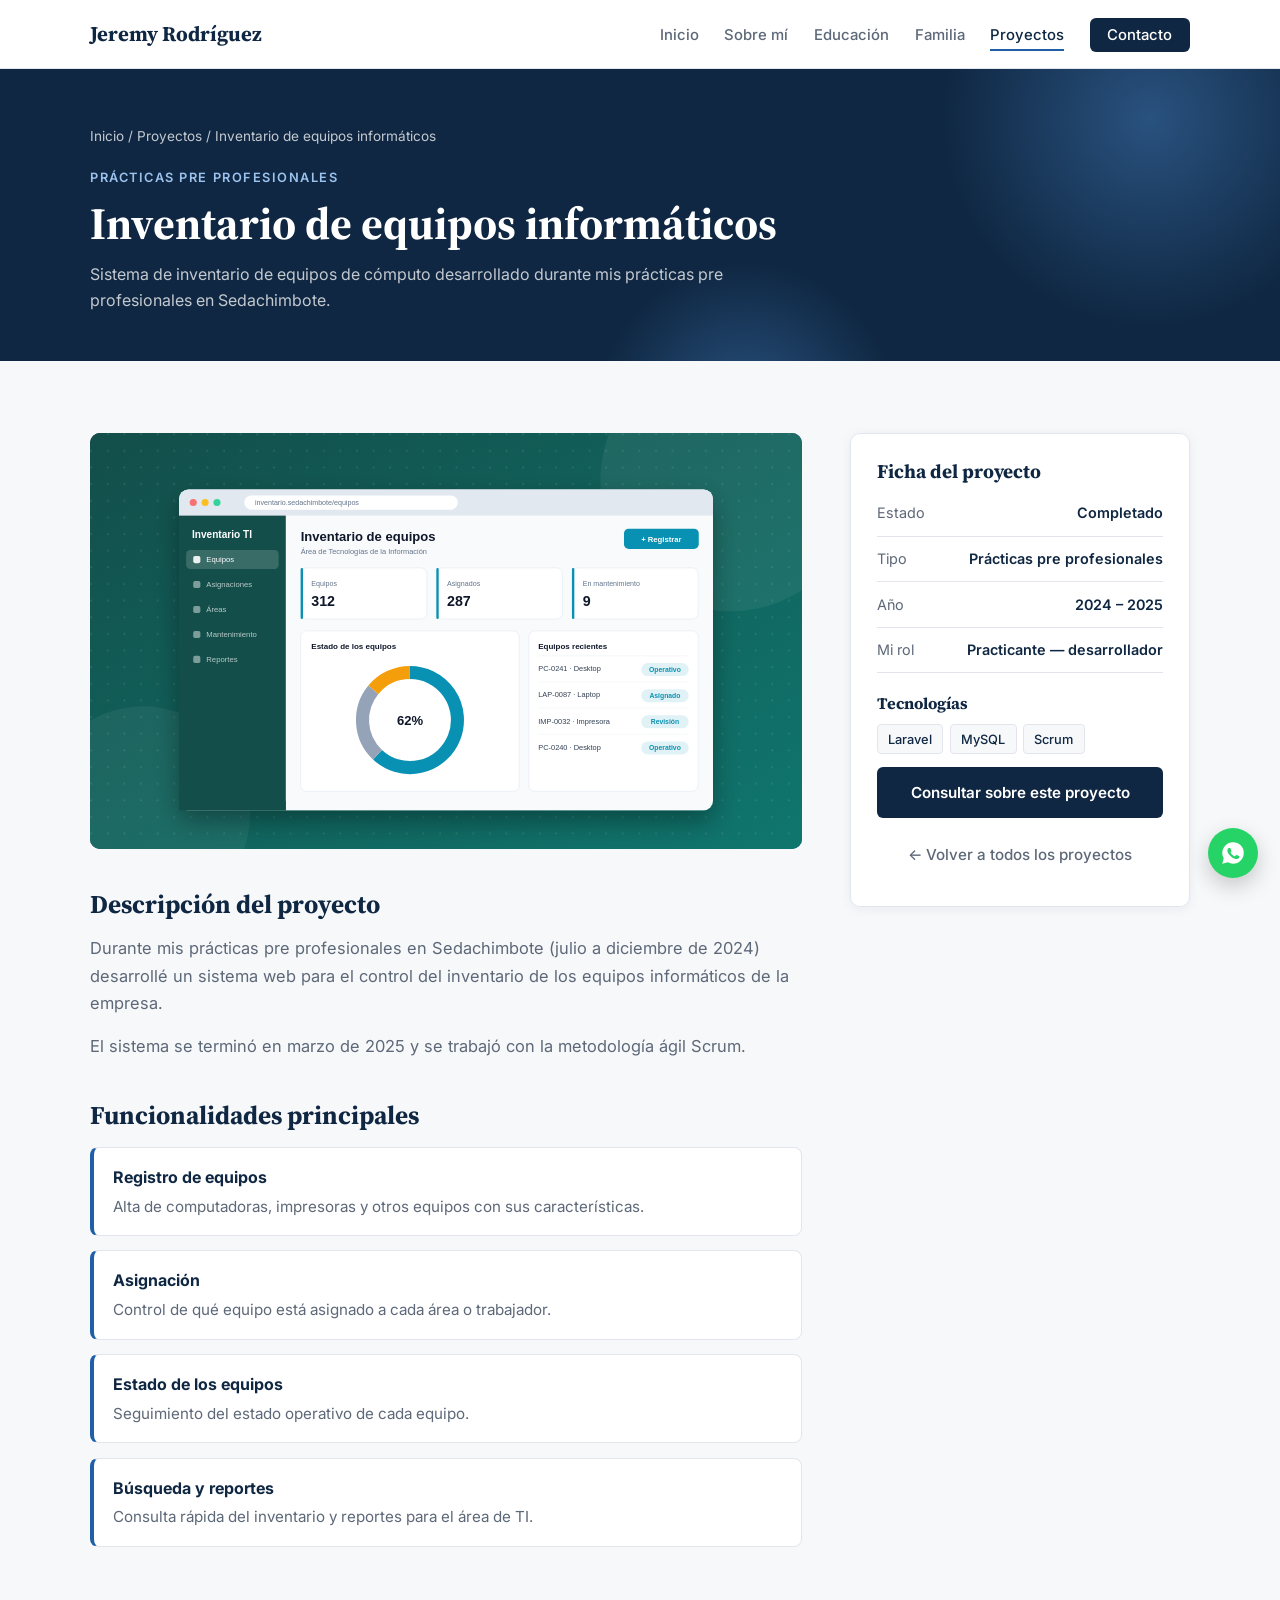
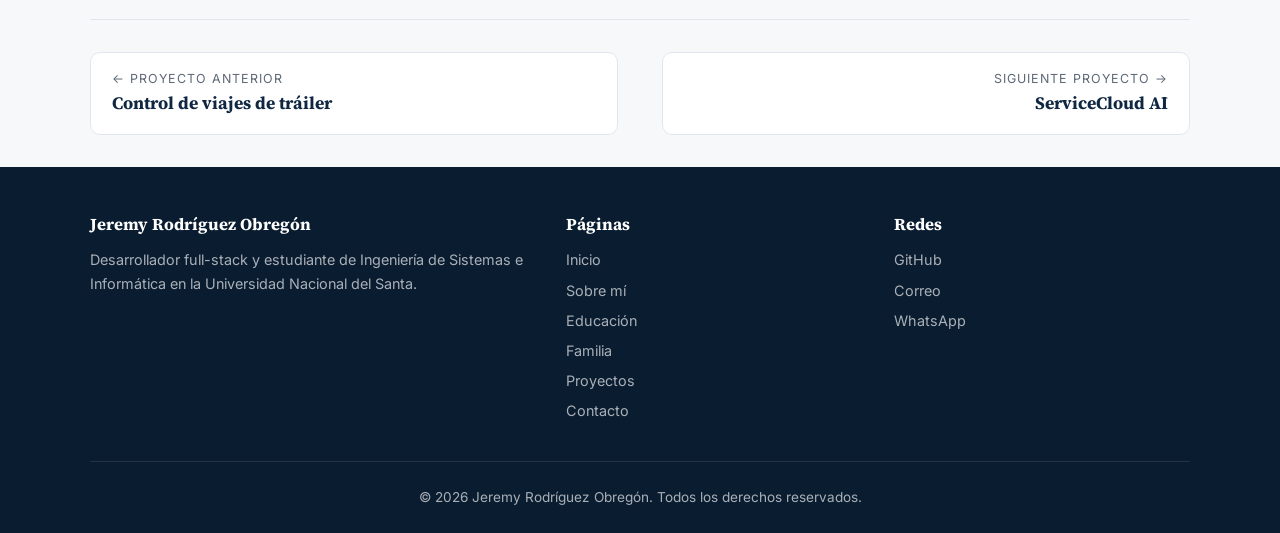
<file: proyecto-inventario-sedachimbote.html>
<!DOCTYPE html>
<html lang="es">
<head>
  <meta charset="UTF-8">
  <meta name="viewport" content="width=device-width, initial-scale=1.0">
  <title>Inventario de equipos informáticos | Jeremy Rodríguez</title>
  <meta name="description" content="Blog personal y portafolio de Jeremy Rodríguez, desarrollador full-stack.">
  <link rel="preconnect" href="https://fonts.googleapis.com">
  <link rel="preconnect" href="https://fonts.gstatic.com" crossorigin>
  <link href="https://fonts.googleapis.com/css2?family=Source+Serif+4:opsz,wght@8..60,600;8..60,700&family=Inter:wght@400;500;600&display=swap" rel="stylesheet">
  <link rel="stylesheet" href="styles.css">
  <script>document.documentElement.classList.add("js");</script>
  <script src="script.js" defer></script>
</head>
<body>
  <div class="scroll-progress" aria-hidden="true"></div>

  <!-- ===== NAVEGACIÓN ===== -->
  <header class="nav">
    <div class="container nav__inner">
      <a href="index.html" class="nav__logo">Jeremy Rodríguez</a>
      <input type="checkbox" id="nav-toggle" class="nav__toggle">
      <label for="nav-toggle" class="nav__burger" aria-label="Abrir menú"><span></span><span></span><span></span></label>
      <nav>
        <ul class="nav__links">
          <li><a href="index.html">Inicio</a></li>
          <li><a href="sobre-mi.html">Sobre mí</a></li>
          <li><a href="educacion.html">Educación</a></li>
          <li><a href="familia.html">Familia</a></li>
          <li><a href="proyectos.html" class="active" aria-current="page">Proyectos</a></li>
          <li><a href="contacto.html" class="nav__cta">Contacto</a></li>
        </ul>
      </nav>
    </div>
  </header>

  <main>

  <!-- ===== CABECERA DEL PROYECTO ===== -->
  <section class="page-header">
    <div class="container">
      <p class="breadcrumb"><a href="index.html">Inicio</a> / <a href="proyectos.html">Proyectos</a> / Inventario de equipos informáticos</p>
      <p class="eyebrow">Prácticas pre profesionales</p>
      <h1>Inventario de equipos informáticos</h1>
      <p>Sistema de inventario de equipos de cómputo desarrollado durante mis prácticas pre profesionales en Sedachimbote.</p>
    </div>
  </section>

  <!-- ===== DETALLE ===== -->
  <section class="section">
    <div class="container detail">
      <div class="detail__main">
        <!-- Para usar una captura real, cambia el src por tu imagen, por ejemplo img/proyectos/mi-captura.png -->
        <div class="detail__cover" data-reveal><img src="img/proyectos/portada-inv.svg" alt="Portada del proyecto Inventario de equipos informáticos" loading="lazy"></div>

        <h2>Descripción del proyecto</h2>
        <div class="detail__text">
          <p>Durante mis prácticas pre profesionales en Sedachimbote (julio a diciembre de 2024) desarrollé un sistema web para el control del inventario de los equipos informáticos de la empresa.</p>
          <p>El sistema se terminó en marzo de 2025 y se trabajó con la metodología ágil Scrum.</p>
        </div>

        <h2>Funcionalidades principales</h2>
        <ul class="feature-list">
            <li><strong>Registro de equipos</strong><span>Alta de computadoras, impresoras y otros equipos con sus características.</span></li>
            <li><strong>Asignación</strong><span>Control de qué equipo está asignado a cada área o trabajador.</span></li>
            <li><strong>Estado de los equipos</strong><span>Seguimiento del estado operativo de cada equipo.</span></li>
            <li><strong>Búsqueda y reportes</strong><span>Consulta rápida del inventario y reportes para el área de TI.</span></li>
        </ul>
      </div>

      <aside class="detail__aside">
        <div class="card">
          <h3>Ficha del proyecto</h3>
          <dl class="spec">
            <div><dt>Estado</dt><dd>Completado</dd></div>
            <div><dt>Tipo</dt><dd>Prácticas pre profesionales</dd></div>
            <div><dt>Año</dt><dd>2024 – 2025</dd></div>
            <div><dt>Mi rol</dt><dd>Practicante — desarrollador</dd></div>
          </dl>
          <h4>Tecnologías</h4>
          <ul class="stack"><li>Laravel</li><li>MySQL</li><li>Scrum</li></ul>
          <a href="contacto.html" class="btn btn--primary btn--block">Consultar sobre este proyecto</a>
          <a href="proyectos.html" class="btn btn--text btn--block">← Volver a todos los proyectos</a>
        </div>
      </aside>
    </div>
  </section>

  <!-- Navegación entre proyectos -->
  <div class="container page-nav">
    <a href="proyecto-control-viajes.html" class="prev"><small>← Proyecto anterior</small><strong>Control de viajes de tráiler</strong></a>
    <a href="proyecto-servicecloud-ai.html" class="next"><small>Siguiente proyecto →</small><strong>ServiceCloud AI</strong></a>
  </div>

  </main>

  <!-- ===== PIE DE PÁGINA ===== -->
  <footer class="footer">
    <div class="container">
      <div class="footer__grid">
        <div>
          <h4>Jeremy Rodríguez Obregón</h4>
          <p>Desarrollador full-stack y estudiante de Ingeniería de Sistemas e Informática en la Universidad Nacional del Santa.</p>
        </div>
        <div>
          <h4>Páginas</h4>
          <ul>
            <li><a href="index.html">Inicio</a></li>
            <li><a href="sobre-mi.html">Sobre mí</a></li>
            <li><a href="educacion.html">Educación</a></li>
            <li><a href="familia.html">Familia</a></li>
            <li><a href="proyectos.html">Proyectos</a></li>
            <li><a href="contacto.html">Contacto</a></li>
          </ul>
        </div>
        <div>
          <h4>Redes</h4>
          <ul>
            <li><a href="https://github.com/JeremyRO01" target="_blank" rel="noopener">GitHub</a></li>
            <li><a href="mailto:jeremy1102002@gmail.com">Correo</a></li>
            <li><a href="https://wa.me/51905502582" target="_blank" rel="noopener">WhatsApp</a></li>
          </ul>
        </div>
      </div>
      <p class="footer__copy">© 2026 Jeremy Rodríguez Obregón. Todos los derechos reservados.</p>
    </div>
  </footer>

  <!-- Botones flotantes -->
  <button class="to-top" aria-label="Volver arriba">↑</button>
  <a class="whatsapp-float" href="https://wa.me/51905502582" target="_blank" rel="noopener" aria-label="Escríbeme por WhatsApp">
    <svg viewBox="0 0 24 24" aria-hidden="true"><path d="M12.04 2C6.58 2 2.13 6.45 2.13 11.91c0 1.75.46 3.45 1.32 4.95L2.05 22l5.25-1.38a9.9 9.9 0 0 0 4.74 1.21h.01c5.46 0 9.91-4.45 9.91-9.91A9.85 9.85 0 0 0 12.04 2Zm5.8 14.16c-.24.68-1.42 1.3-1.96 1.35-.5.05-.97.23-3.27-.68-2.77-1.09-4.52-3.92-4.66-4.1-.13-.18-1.11-1.48-1.11-2.83s.71-2 .96-2.28c.25-.27.55-.34.73-.34h.52c.17 0 .4-.06.62.48.24.56.8 1.94.87 2.08.07.14.11.3.02.48-.09.18-.14.3-.27.46-.14.16-.29.36-.41.48-.14.14-.28.29-.12.56.16.27.71 1.17 1.52 1.9 1.05.93 1.93 1.22 2.2 1.36.27.14.43.11.59-.07.16-.18.68-.79.86-1.06.18-.27.36-.23.61-.14.25.09 1.6.75 1.87.89.27.14.45.2.52.32.07.11.07.66-.17 1.33Z"/></svg>
  </a>

</body>
</html>
</file>
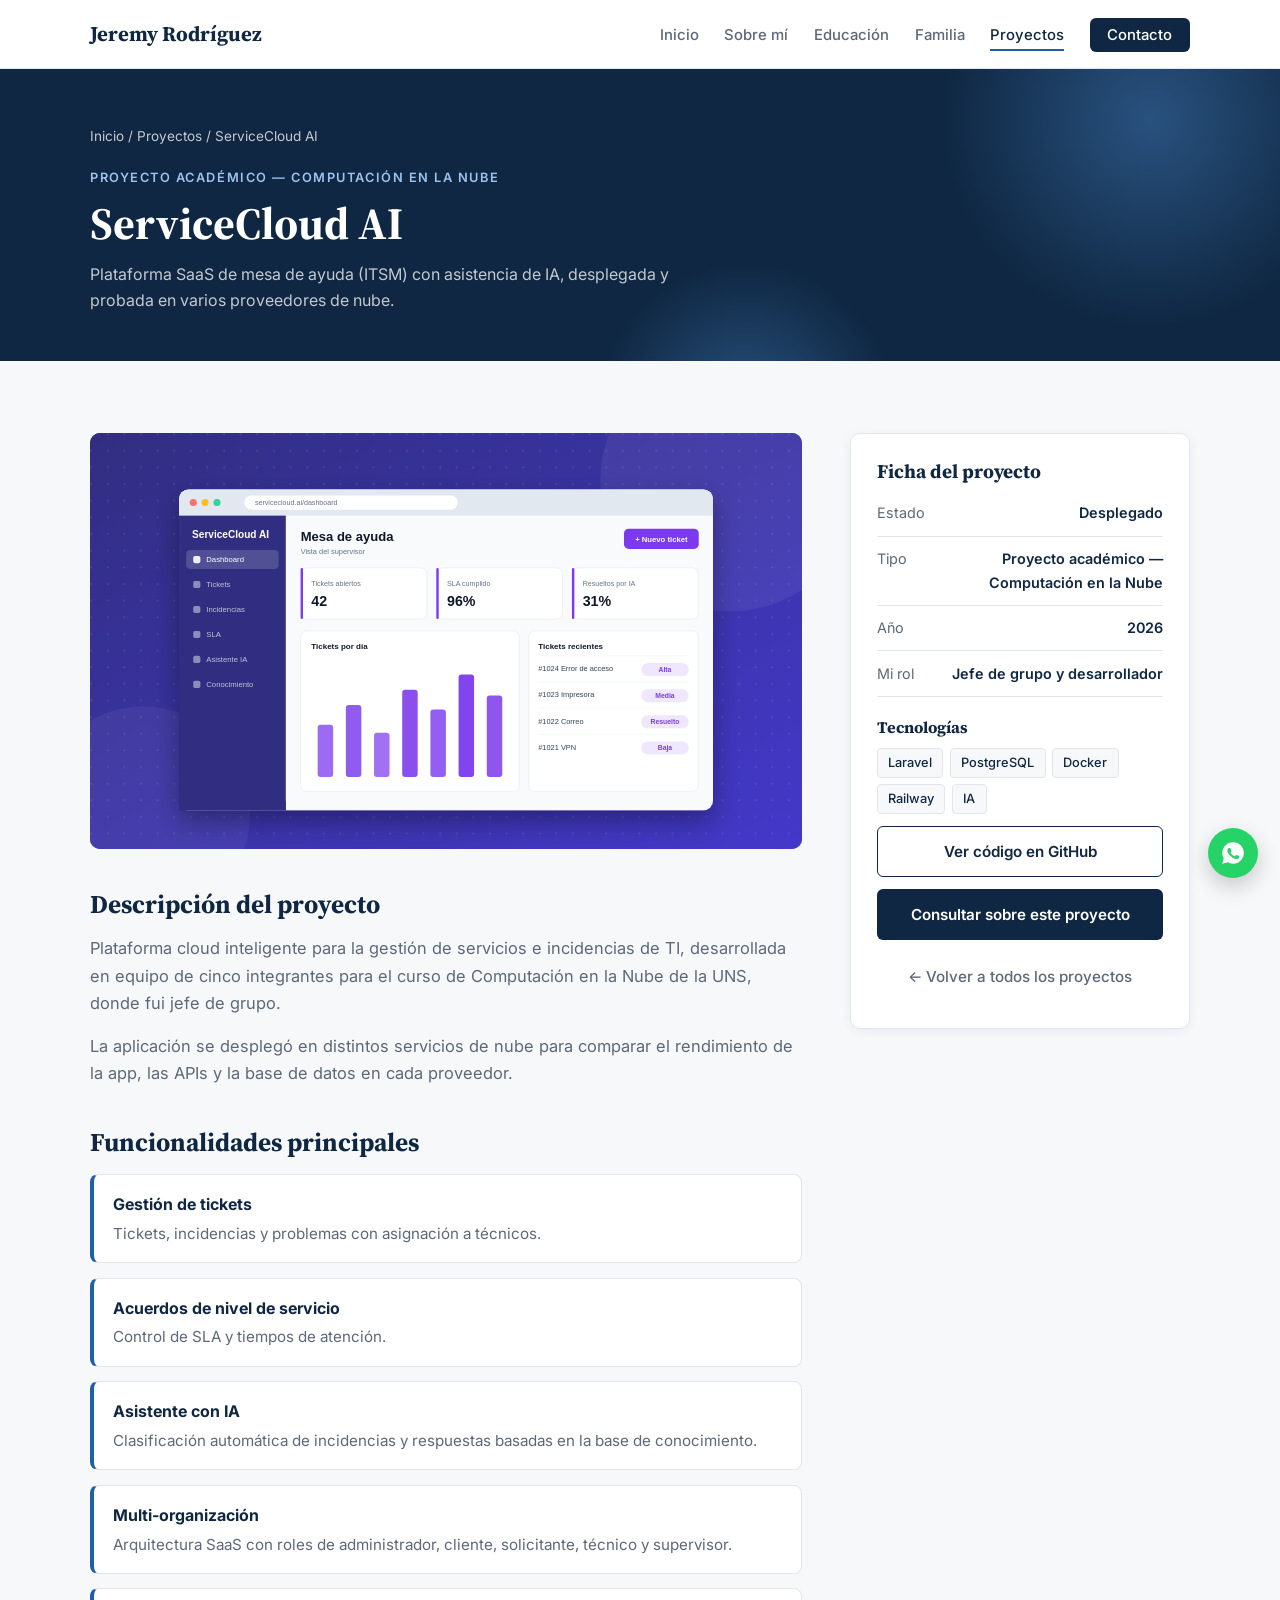
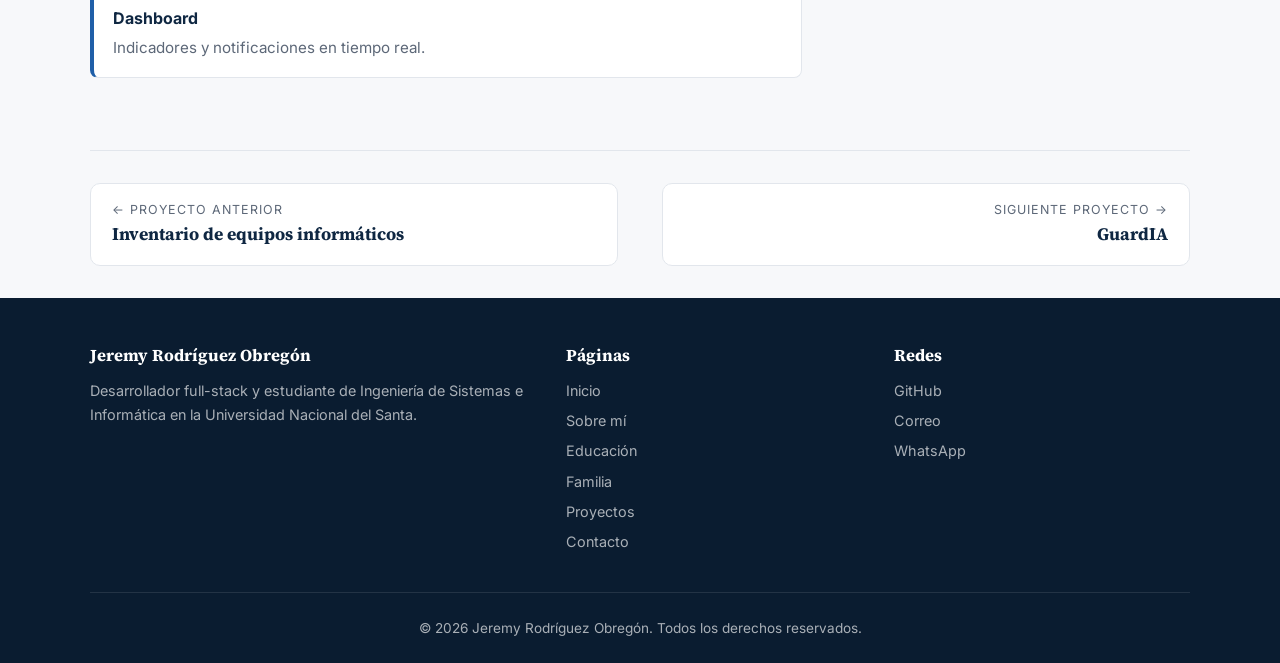
<file: proyecto-servicecloud-ai.html>
<!DOCTYPE html>
<html lang="es">
<head>
  <meta charset="UTF-8">
  <meta name="viewport" content="width=device-width, initial-scale=1.0">
  <title>ServiceCloud AI | Jeremy Rodríguez</title>
  <meta name="description" content="Blog personal y portafolio de Jeremy Rodríguez, desarrollador full-stack.">
  <link rel="preconnect" href="https://fonts.googleapis.com">
  <link rel="preconnect" href="https://fonts.gstatic.com" crossorigin>
  <link href="https://fonts.googleapis.com/css2?family=Source+Serif+4:opsz,wght@8..60,600;8..60,700&family=Inter:wght@400;500;600&display=swap" rel="stylesheet">
  <link rel="stylesheet" href="styles.css">
  <script>document.documentElement.classList.add("js");</script>
  <script src="script.js" defer></script>
</head>
<body>
  <div class="scroll-progress" aria-hidden="true"></div>

  <!-- ===== NAVEGACIÓN ===== -->
  <header class="nav">
    <div class="container nav__inner">
      <a href="index.html" class="nav__logo">Jeremy Rodríguez</a>
      <input type="checkbox" id="nav-toggle" class="nav__toggle">
      <label for="nav-toggle" class="nav__burger" aria-label="Abrir menú"><span></span><span></span><span></span></label>
      <nav>
        <ul class="nav__links">
          <li><a href="index.html">Inicio</a></li>
          <li><a href="sobre-mi.html">Sobre mí</a></li>
          <li><a href="educacion.html">Educación</a></li>
          <li><a href="familia.html">Familia</a></li>
          <li><a href="proyectos.html" class="active" aria-current="page">Proyectos</a></li>
          <li><a href="contacto.html" class="nav__cta">Contacto</a></li>
        </ul>
      </nav>
    </div>
  </header>

  <main>

  <!-- ===== CABECERA DEL PROYECTO ===== -->
  <section class="page-header">
    <div class="container">
      <p class="breadcrumb"><a href="index.html">Inicio</a> / <a href="proyectos.html">Proyectos</a> / ServiceCloud AI</p>
      <p class="eyebrow">Proyecto académico — Computación en la Nube</p>
      <h1>ServiceCloud AI</h1>
      <p>Plataforma SaaS de mesa de ayuda (ITSM) con asistencia de IA, desplegada y probada en varios proveedores de nube.</p>
    </div>
  </section>

  <!-- ===== DETALLE ===== -->
  <section class="section">
    <div class="container detail">
      <div class="detail__main">
        <!-- Para usar una captura real, cambia el src por tu imagen, por ejemplo img/proyectos/mi-captura.png -->
        <div class="detail__cover" data-reveal><img src="img/proyectos/portada-sc.svg" alt="Portada del proyecto ServiceCloud AI" loading="lazy"></div>

        <h2>Descripción del proyecto</h2>
        <div class="detail__text">
          <p>Plataforma cloud inteligente para la gestión de servicios e incidencias de TI, desarrollada en equipo de cinco integrantes para el curso de Computación en la Nube de la UNS, donde fui jefe de grupo.</p>
          <p>La aplicación se desplegó en distintos servicios de nube para comparar el rendimiento de la app, las APIs y la base de datos en cada proveedor.</p>
        </div>

        <h2>Funcionalidades principales</h2>
        <ul class="feature-list">
            <li><strong>Gestión de tickets</strong><span>Tickets, incidencias y problemas con asignación a técnicos.</span></li>
            <li><strong>Acuerdos de nivel de servicio</strong><span>Control de SLA y tiempos de atención.</span></li>
            <li><strong>Asistente con IA</strong><span>Clasificación automática de incidencias y respuestas basadas en la base de conocimiento.</span></li>
            <li><strong>Multi-organización</strong><span>Arquitectura SaaS con roles de administrador, cliente, solicitante, técnico y supervisor.</span></li>
            <li><strong>Dashboard</strong><span>Indicadores y notificaciones en tiempo real.</span></li>
        </ul>
      </div>

      <aside class="detail__aside">
        <div class="card">
          <h3>Ficha del proyecto</h3>
          <dl class="spec">
            <div><dt>Estado</dt><dd>Desplegado</dd></div>
            <div><dt>Tipo</dt><dd>Proyecto académico — Computación en la Nube</dd></div>
            <div><dt>Año</dt><dd>2026</dd></div>
            <div><dt>Mi rol</dt><dd>Jefe de grupo y desarrollador</dd></div>
          </dl>
          <h4>Tecnologías</h4>
          <ul class="stack"><li>Laravel</li><li>PostgreSQL</li><li>Docker</li><li>Railway</li><li>IA</li></ul>
          <a href="https://github.com/JeremyRO01/servicecloudai" target="_blank" rel="noopener" class="btn btn--outline btn--block">Ver código en GitHub</a>
          <a href="contacto.html" class="btn btn--primary btn--block">Consultar sobre este proyecto</a>
          <a href="proyectos.html" class="btn btn--text btn--block">← Volver a todos los proyectos</a>
        </div>
      </aside>
    </div>
  </section>

  <!-- Navegación entre proyectos -->
  <div class="container page-nav">
    <a href="proyecto-inventario-sedachimbote.html" class="prev"><small>← Proyecto anterior</small><strong>Inventario de equipos informáticos</strong></a>
    <a href="proyecto-guardia.html" class="next"><small>Siguiente proyecto →</small><strong>GuardIA</strong></a>
  </div>

  </main>

  <!-- ===== PIE DE PÁGINA ===== -->
  <footer class="footer">
    <div class="container">
      <div class="footer__grid">
        <div>
          <h4>Jeremy Rodríguez Obregón</h4>
          <p>Desarrollador full-stack y estudiante de Ingeniería de Sistemas e Informática en la Universidad Nacional del Santa.</p>
        </div>
        <div>
          <h4>Páginas</h4>
          <ul>
            <li><a href="index.html">Inicio</a></li>
            <li><a href="sobre-mi.html">Sobre mí</a></li>
            <li><a href="educacion.html">Educación</a></li>
            <li><a href="familia.html">Familia</a></li>
            <li><a href="proyectos.html">Proyectos</a></li>
            <li><a href="contacto.html">Contacto</a></li>
          </ul>
        </div>
        <div>
          <h4>Redes</h4>
          <ul>
            <li><a href="https://github.com/JeremyRO01" target="_blank" rel="noopener">GitHub</a></li>
            <li><a href="mailto:jeremy1102002@gmail.com">Correo</a></li>
            <li><a href="https://wa.me/51905502582" target="_blank" rel="noopener">WhatsApp</a></li>
          </ul>
        </div>
      </div>
      <p class="footer__copy">© 2026 Jeremy Rodríguez Obregón. Todos los derechos reservados.</p>
    </div>
  </footer>

  <!-- Botones flotantes -->
  <button class="to-top" aria-label="Volver arriba">↑</button>
  <a class="whatsapp-float" href="https://wa.me/51905502582" target="_blank" rel="noopener" aria-label="Escríbeme por WhatsApp">
    <svg viewBox="0 0 24 24" aria-hidden="true"><path d="M12.04 2C6.58 2 2.13 6.45 2.13 11.91c0 1.75.46 3.45 1.32 4.95L2.05 22l5.25-1.38a9.9 9.9 0 0 0 4.74 1.21h.01c5.46 0 9.91-4.45 9.91-9.91A9.85 9.85 0 0 0 12.04 2Zm5.8 14.16c-.24.68-1.42 1.3-1.96 1.35-.5.05-.97.23-3.27-.68-2.77-1.09-4.52-3.92-4.66-4.1-.13-.18-1.11-1.48-1.11-2.83s.71-2 .96-2.28c.25-.27.55-.34.73-.34h.52c.17 0 .4-.06.62.48.24.56.8 1.94.87 2.08.07.14.11.3.02.48-.09.18-.14.3-.27.46-.14.16-.29.36-.41.48-.14.14-.28.29-.12.56.16.27.71 1.17 1.52 1.9 1.05.93 1.93 1.22 2.2 1.36.27.14.43.11.59-.07.16-.18.68-.79.86-1.06.18-.27.36-.23.61-.14.25.09 1.6.75 1.87.89.27.14.45.2.52.32.07.11.07.66-.17 1.33Z"/></svg>
  </a>

</body>
</html>
</file>
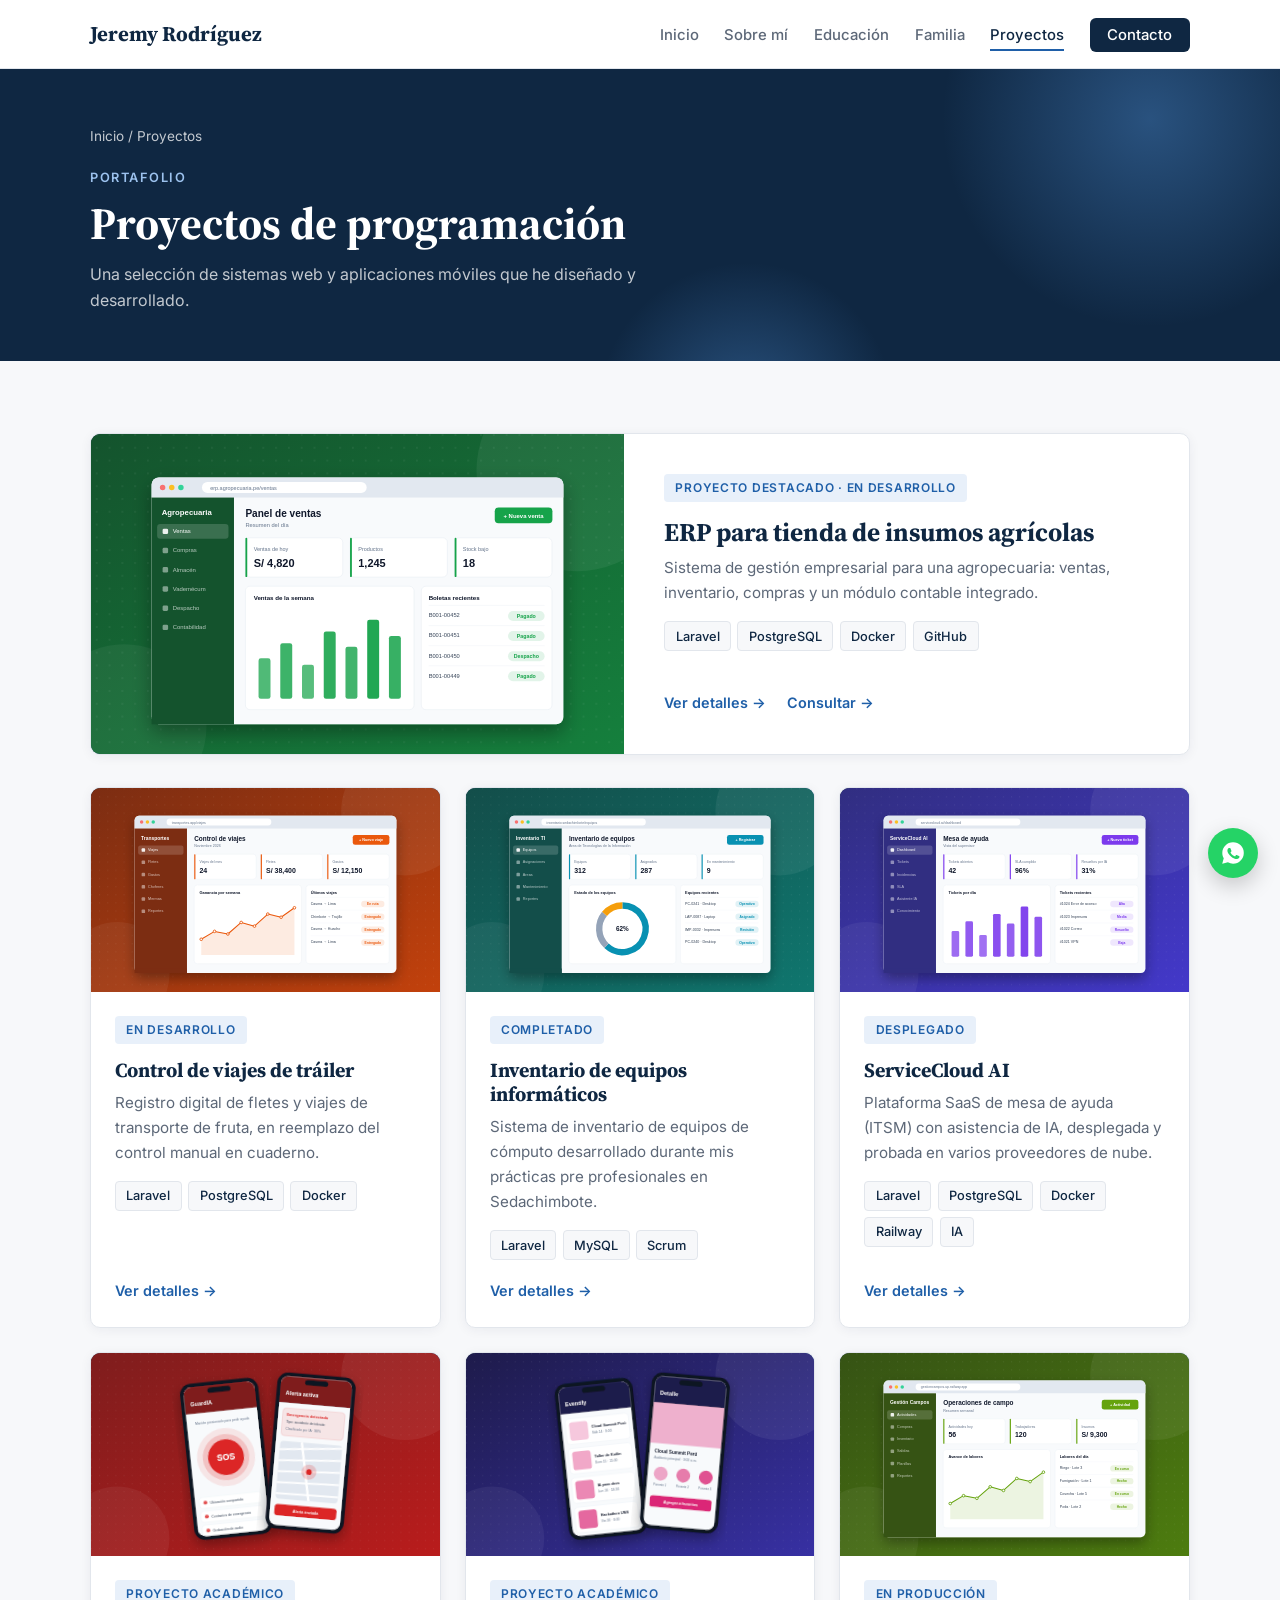
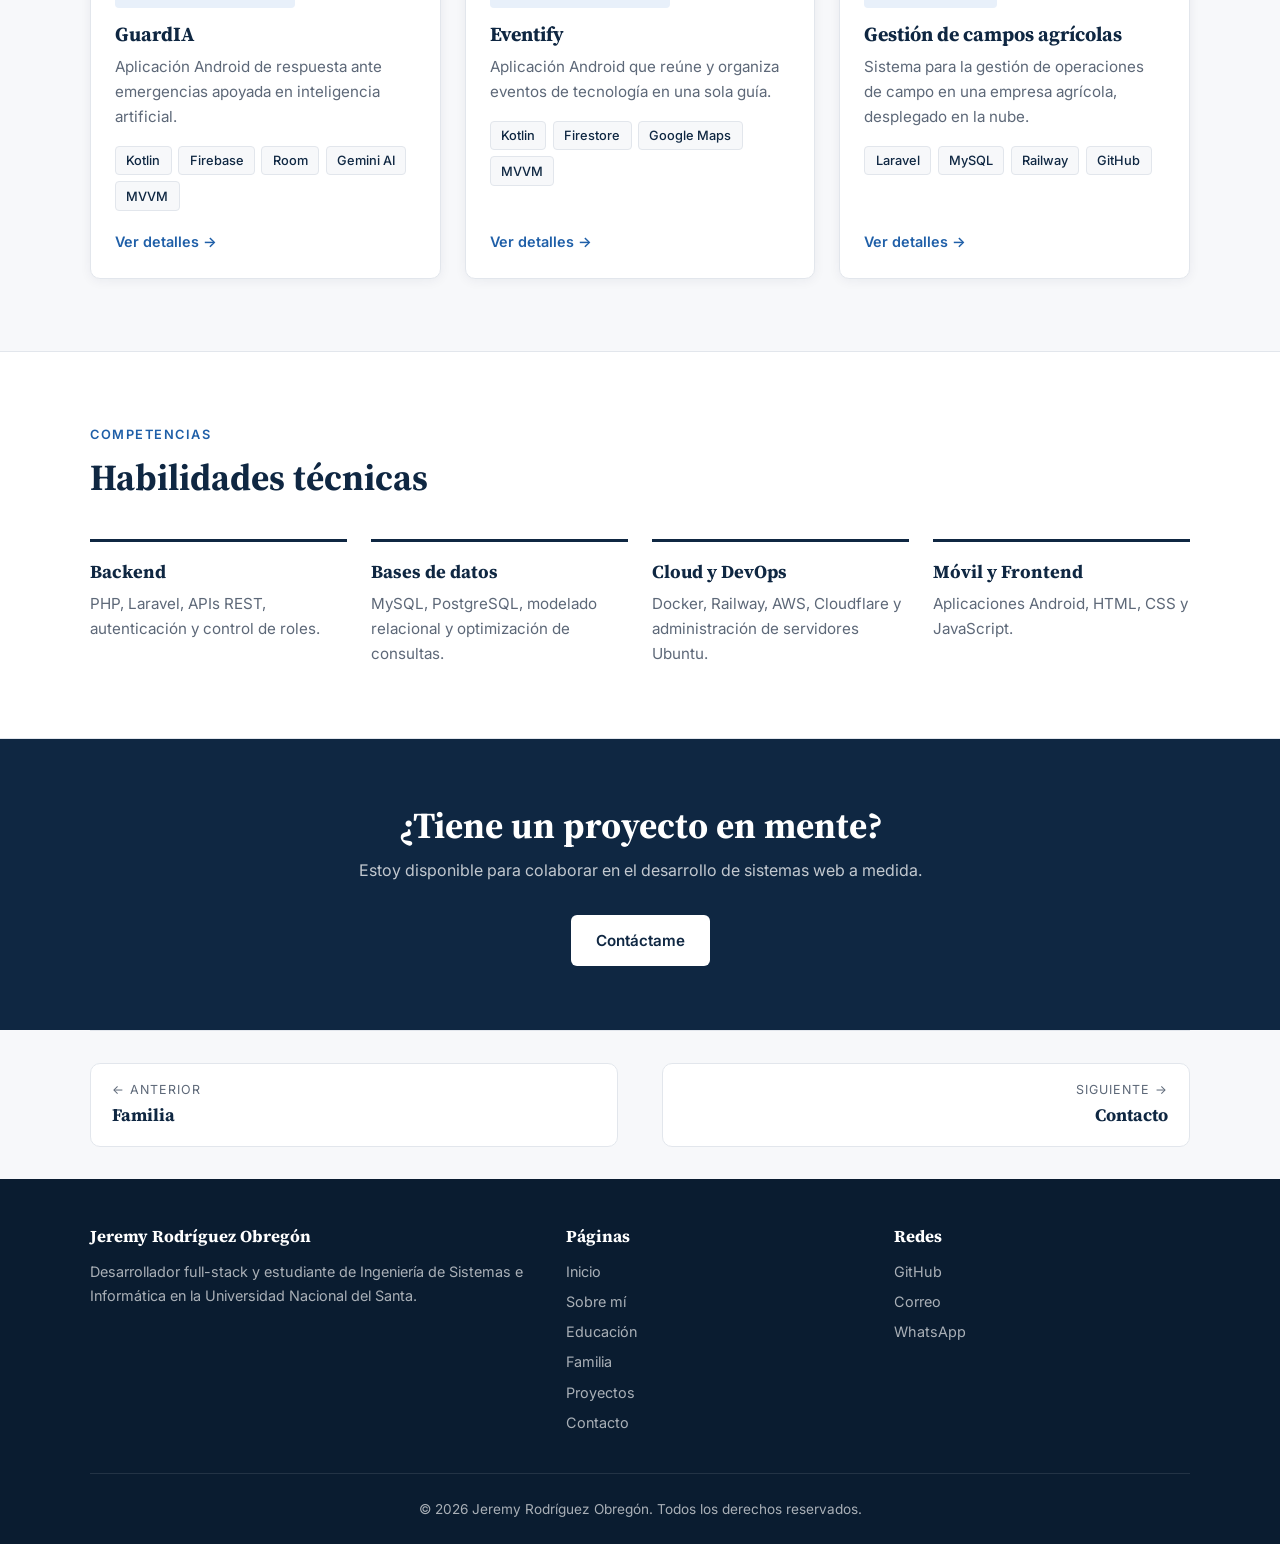
<file: proyectos.html>
<!DOCTYPE html>
<html lang="es">
<head>
  <meta charset="UTF-8">
  <meta name="viewport" content="width=device-width, initial-scale=1.0">
  <title>Proyectos | Jeremy Rodríguez</title>
  <meta name="description" content="Blog personal y portafolio de Jeremy Rodríguez, desarrollador full-stack.">
  <link rel="preconnect" href="https://fonts.googleapis.com">
  <link rel="preconnect" href="https://fonts.gstatic.com" crossorigin>
  <link href="https://fonts.googleapis.com/css2?family=Source+Serif+4:opsz,wght@8..60,600;8..60,700&family=Inter:wght@400;500;600&display=swap" rel="stylesheet">
  <link rel="stylesheet" href="styles.css">
  <script>document.documentElement.classList.add("js");</script>
  <script src="script.js" defer></script>
</head>
<body>
  <div class="scroll-progress" aria-hidden="true"></div>

  <!-- ===== NAVEGACIÓN ===== -->
  <header class="nav">
    <div class="container nav__inner">
      <a href="index.html" class="nav__logo">Jeremy Rodríguez</a>
      <input type="checkbox" id="nav-toggle" class="nav__toggle">
      <label for="nav-toggle" class="nav__burger" aria-label="Abrir menú"><span></span><span></span><span></span></label>
      <nav>
        <ul class="nav__links">
          <li><a href="index.html">Inicio</a></li>
          <li><a href="sobre-mi.html">Sobre mí</a></li>
          <li><a href="educacion.html">Educación</a></li>
          <li><a href="familia.html">Familia</a></li>
          <li><a href="proyectos.html" class="active" aria-current="page">Proyectos</a></li>
          <li><a href="contacto.html" class="nav__cta">Contacto</a></li>
        </ul>
      </nav>
    </div>
  </header>

  <main>

  <!-- ===== CABECERA DE LA PÁGINA ===== -->
  <section class="page-header">
    <div class="container">
      <p class="breadcrumb"><a href="index.html">Inicio</a> / Proyectos</p>
      <p class="eyebrow">Portafolio</p>
      <h1>Proyectos de programación</h1>
      <p>Una selección de sistemas web y aplicaciones móviles que he diseñado y desarrollado.</p>
    </div>
  </section>

  <!-- ===== PROYECTOS ===== -->
  <section class="section">
    <div class="container">
      <article class="project project--featured">
        <a href="proyecto-erp-agropecuaria.html" class="project__thumb">
          <img src="img/proyectos/portada-erp.svg" alt="Portada del proyecto ERP para tienda de insumos agrícolas" loading="lazy">
        </a>
        <div class="project__body">
          <span class="project__status">Proyecto destacado · En desarrollo</span>
          <h3><a href="proyecto-erp-agropecuaria.html">ERP para tienda de insumos agrícolas</a></h3>
          <p>Sistema de gestión empresarial para una agropecuaria: ventas, inventario, compras y un módulo contable integrado.</p>
          <ul class="stack"><li>Laravel</li><li>PostgreSQL</li><li>Docker</li><li>GitHub</li></ul>
          <div class="project__links"><a href="proyecto-erp-agropecuaria.html">Ver detalles →</a><a href="contacto.html">Consultar →</a></div>
        </div>
      </article>
      <div class="grid grid--3">
        <article class="project">
          <a href="proyecto-control-viajes.html" class="project__thumb project__thumb--small"><img src="img/proyectos/portada-trn.svg" alt="Portada del proyecto Control de viajes de tráiler" loading="lazy"></a>
          <div class="project__body">
            <span class="project__status">En desarrollo</span>
            <h3><a href="proyecto-control-viajes.html">Control de viajes de tráiler</a></h3>
            <p>Registro digital de fletes y viajes de transporte de fruta, en reemplazo del control manual en cuaderno.</p>
            <ul class="stack"><li>Laravel</li><li>PostgreSQL</li><li>Docker</li></ul>
            <div class="project__links"><a href="proyecto-control-viajes.html">Ver detalles →</a></div>
          </div>
        </article>
        <article class="project">
          <a href="proyecto-inventario-sedachimbote.html" class="project__thumb project__thumb--small"><img src="img/proyectos/portada-inv.svg" alt="Portada del proyecto Inventario de equipos informáticos" loading="lazy"></a>
          <div class="project__body">
            <span class="project__status">Completado</span>
            <h3><a href="proyecto-inventario-sedachimbote.html">Inventario de equipos informáticos</a></h3>
            <p>Sistema de inventario de equipos de cómputo desarrollado durante mis prácticas pre profesionales en Sedachimbote.</p>
            <ul class="stack"><li>Laravel</li><li>MySQL</li><li>Scrum</li></ul>
            <div class="project__links"><a href="proyecto-inventario-sedachimbote.html">Ver detalles →</a></div>
          </div>
        </article>
        <article class="project">
          <a href="proyecto-servicecloud-ai.html" class="project__thumb project__thumb--small"><img src="img/proyectos/portada-sc.svg" alt="Portada del proyecto ServiceCloud AI" loading="lazy"></a>
          <div class="project__body">
            <span class="project__status">Desplegado</span>
            <h3><a href="proyecto-servicecloud-ai.html">ServiceCloud AI</a></h3>
            <p>Plataforma SaaS de mesa de ayuda (ITSM) con asistencia de IA, desplegada y probada en varios proveedores de nube.</p>
            <ul class="stack"><li>Laravel</li><li>PostgreSQL</li><li>Docker</li><li>Railway</li><li>IA</li></ul>
            <div class="project__links"><a href="proyecto-servicecloud-ai.html">Ver detalles →</a></div>
          </div>
        </article>
        <article class="project">
          <a href="proyecto-guardia.html" class="project__thumb project__thumb--small"><img src="img/proyectos/portada-gia.svg" alt="Portada del proyecto GuardIA" loading="lazy"></a>
          <div class="project__body">
            <span class="project__status">Proyecto académico</span>
            <h3><a href="proyecto-guardia.html">GuardIA</a></h3>
            <p>Aplicación Android de respuesta ante emergencias apoyada en inteligencia artificial.</p>
            <ul class="stack"><li>Kotlin</li><li>Firebase</li><li>Room</li><li>Gemini AI</li><li>MVVM</li></ul>
            <div class="project__links"><a href="proyecto-guardia.html">Ver detalles →</a></div>
          </div>
        </article>
        <article class="project">
          <a href="proyecto-eventify.html" class="project__thumb project__thumb--small"><img src="img/proyectos/portada-evt.svg" alt="Portada del proyecto Eventify" loading="lazy"></a>
          <div class="project__body">
            <span class="project__status">Proyecto académico</span>
            <h3><a href="proyecto-eventify.html">Eventify</a></h3>
            <p>Aplicación Android que reúne y organiza eventos de tecnología en una sola guía.</p>
            <ul class="stack"><li>Kotlin</li><li>Firestore</li><li>Google Maps</li><li>MVVM</li></ul>
            <div class="project__links"><a href="proyecto-eventify.html">Ver detalles →</a></div>
          </div>
        </article>
        <article class="project">
          <a href="proyecto-gestion-campos.html" class="project__thumb project__thumb--small"><img src="img/proyectos/portada-gc.svg" alt="Portada del proyecto Gestión de campos agrícolas" loading="lazy"></a>
          <div class="project__body">
            <span class="project__status">En producción</span>
            <h3><a href="proyecto-gestion-campos.html">Gestión de campos agrícolas</a></h3>
            <p>Sistema para la gestión de operaciones de campo en una empresa agrícola, desplegado en la nube.</p>
            <ul class="stack"><li>Laravel</li><li>MySQL</li><li>Railway</li><li>GitHub</li></ul>
            <div class="project__links"><a href="proyecto-gestion-campos.html">Ver detalles →</a></div>
          </div>
        </article>
      </div>
    </div>
  </section>

  <!-- ===== HABILIDADES ===== -->
  <section class="section section--alt" id="habilidades">
    <div class="container">
      <div class="section__header">
        <p class="eyebrow">Competencias</p>
        <h2>Habilidades técnicas</h2>
      </div>
      <div class="grid grid--4">
        <div class="skill"><h3>Backend</h3><p>PHP, Laravel, APIs REST, autenticación y control de roles.</p></div>
        <div class="skill"><h3>Bases de datos</h3><p>MySQL, PostgreSQL, modelado relacional y optimización de consultas.</p></div>
        <div class="skill"><h3>Cloud y DevOps</h3><p>Docker, Railway, AWS, Cloudflare y administración de servidores Ubuntu.</p></div>
        <div class="skill"><h3>Móvil y Frontend</h3><p>Aplicaciones Android, HTML, CSS y JavaScript.</p></div>
      </div>
    </div>
  </section>

  <!-- ===== LLAMADA A LA ACCIÓN ===== -->
  <section class="cta-band">
    <div class="container">
      <h2>¿Tiene un proyecto en mente?</h2>
      <p>Estoy disponible para colaborar en el desarrollo de sistemas web a medida.</p>
      <div class="cta-band__links">
        <a href="contacto.html" class="btn btn--light">Contáctame</a>
      </div>
    </div>
  </section>

  </main>

  <!-- Navegación entre páginas -->
  <div class="container page-nav">
    <a href="familia.html" class="prev"><small>← Anterior</small><strong>Familia</strong></a>
    <a href="contacto.html" class="next"><small>Siguiente →</small><strong>Contacto</strong></a>
  </div>

  <!-- ===== PIE DE PÁGINA ===== -->
  <footer class="footer">
    <div class="container">
      <div class="footer__grid">
        <div>
          <h4>Jeremy Rodríguez Obregón</h4>
          <p>Desarrollador full-stack y estudiante de Ingeniería de Sistemas e Informática en la Universidad Nacional del Santa.</p>
        </div>
        <div>
          <h4>Páginas</h4>
          <ul>
            <li><a href="index.html">Inicio</a></li>
            <li><a href="sobre-mi.html">Sobre mí</a></li>
            <li><a href="educacion.html">Educación</a></li>
            <li><a href="familia.html">Familia</a></li>
            <li><a href="proyectos.html">Proyectos</a></li>
            <li><a href="contacto.html">Contacto</a></li>
          </ul>
        </div>
        <div>
          <h4>Redes</h4>
          <ul>
            <li><a href="https://github.com/JeremyRO01" target="_blank" rel="noopener">GitHub</a></li>
            <li><a href="mailto:jeremy1102002@gmail.com">Correo</a></li>
            <li><a href="https://wa.me/51905502582" target="_blank" rel="noopener">WhatsApp</a></li>
          </ul>
        </div>
      </div>
      <p class="footer__copy">© 2026 Jeremy Rodríguez Obregón. Todos los derechos reservados.</p>
    </div>
  </footer>

  <!-- Botones flotantes -->
  <button class="to-top" aria-label="Volver arriba">↑</button>
  <a class="whatsapp-float" href="https://wa.me/51905502582" target="_blank" rel="noopener" aria-label="Escríbeme por WhatsApp">
    <svg viewBox="0 0 24 24" aria-hidden="true"><path d="M12.04 2C6.58 2 2.13 6.45 2.13 11.91c0 1.75.46 3.45 1.32 4.95L2.05 22l5.25-1.38a9.9 9.9 0 0 0 4.74 1.21h.01c5.46 0 9.91-4.45 9.91-9.91A9.85 9.85 0 0 0 12.04 2Zm5.8 14.16c-.24.68-1.42 1.3-1.96 1.35-.5.05-.97.23-3.27-.68-2.77-1.09-4.52-3.92-4.66-4.1-.13-.18-1.11-1.48-1.11-2.83s.71-2 .96-2.28c.25-.27.55-.34.73-.34h.52c.17 0 .4-.06.62.48.24.56.8 1.94.87 2.08.07.14.11.3.02.48-.09.18-.14.3-.27.46-.14.16-.29.36-.41.48-.14.14-.28.29-.12.56.16.27.71 1.17 1.52 1.9 1.05.93 1.93 1.22 2.2 1.36.27.14.43.11.59-.07.16-.18.68-.79.86-1.06.18-.27.36-.23.61-.14.25.09 1.6.75 1.87.89.27.14.45.2.52.32.07.11.07.66-.17 1.33Z"/></svg>
  </a>

</body>
</html>
</file>
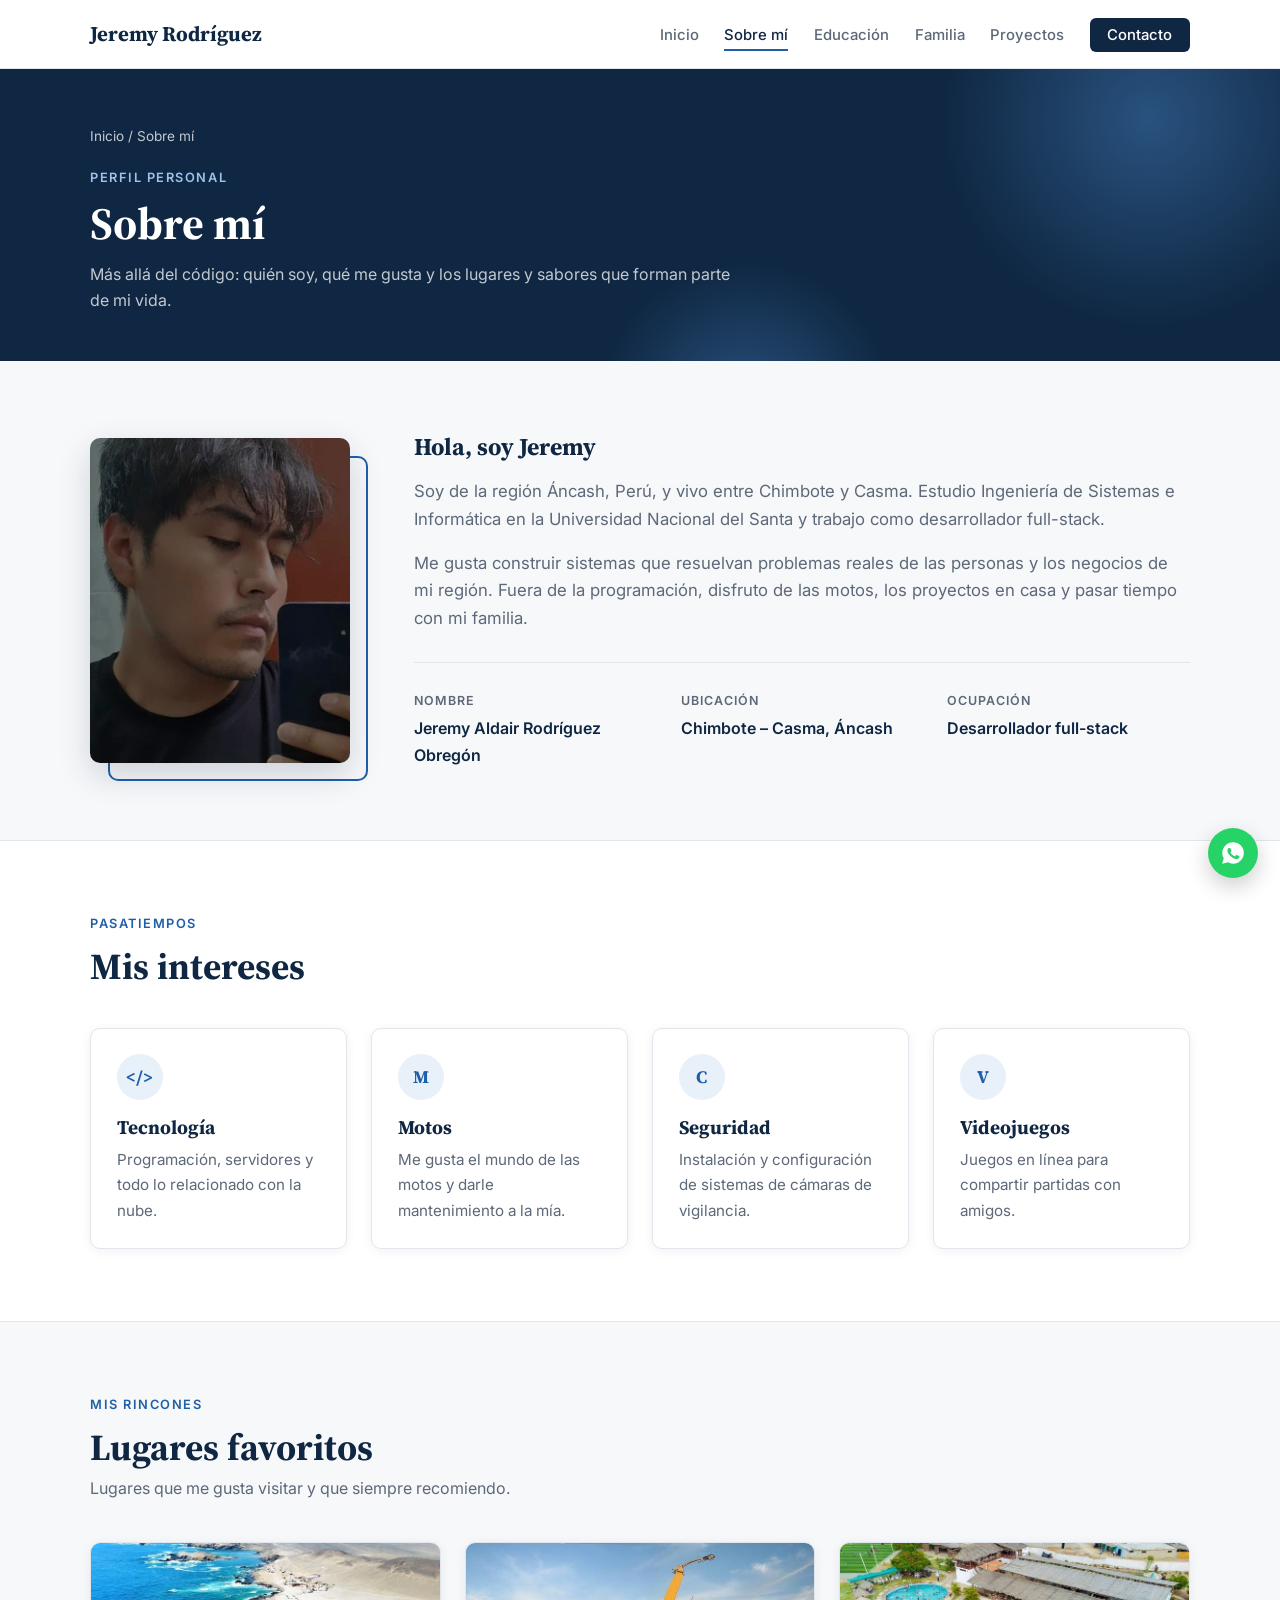
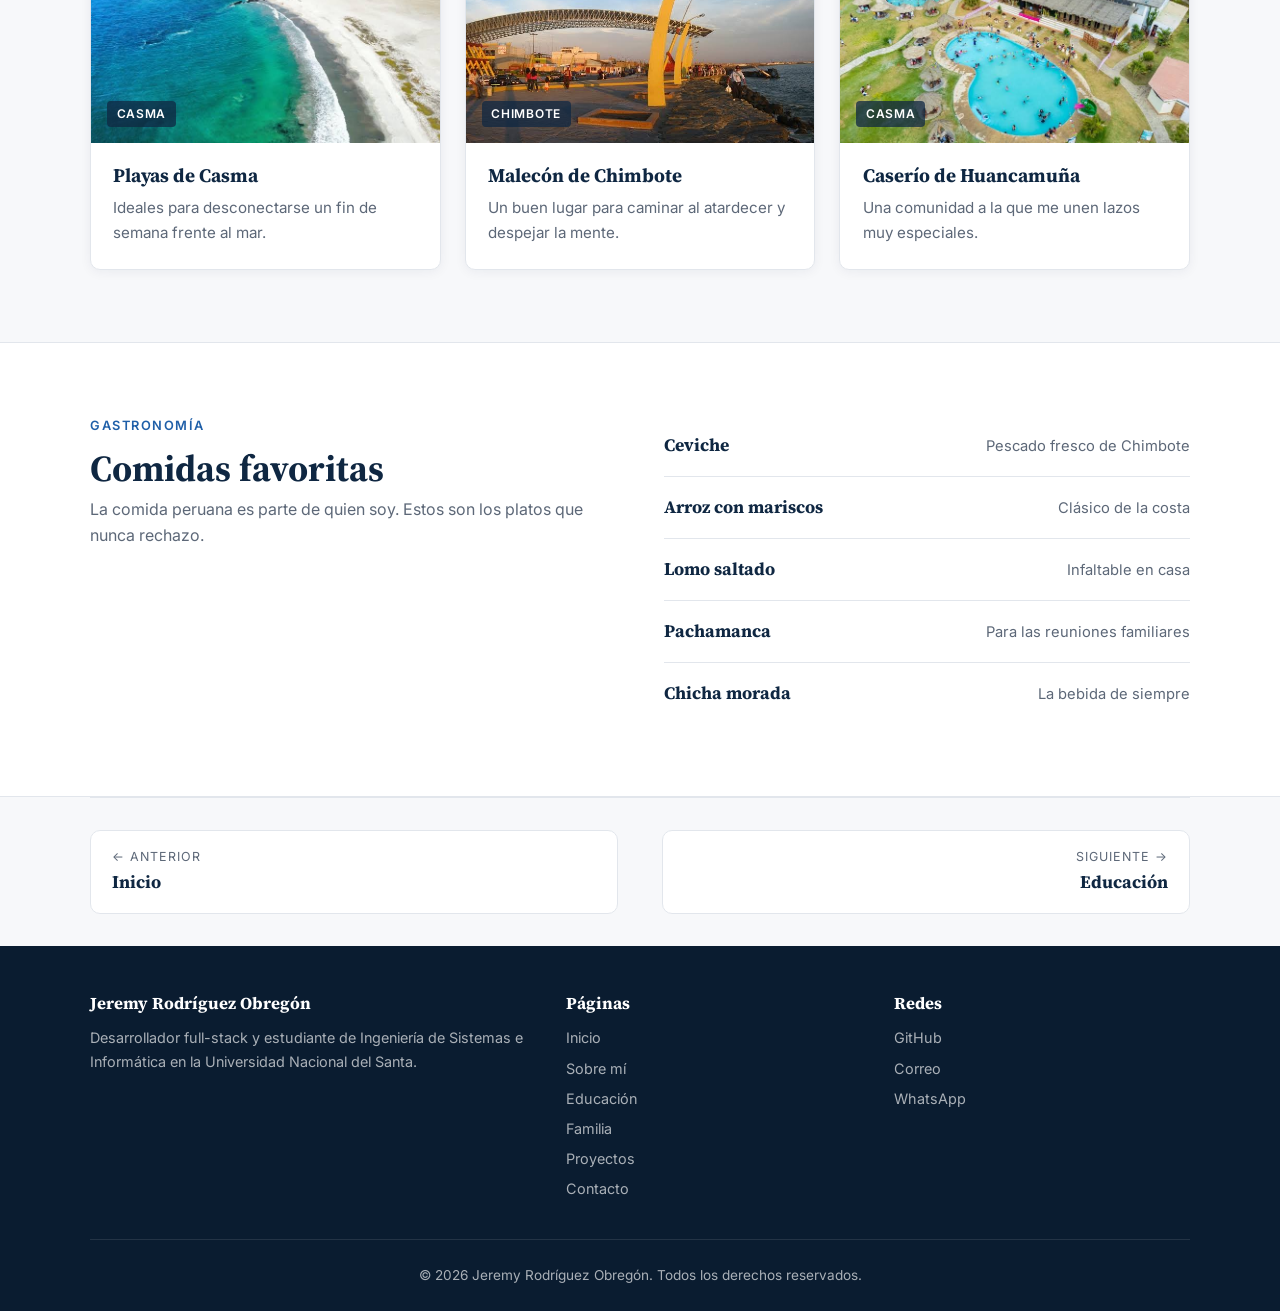
<file: sobre-mi.html>
<!DOCTYPE html>
<html lang="es">
<head>
  <meta charset="UTF-8">
  <meta name="viewport" content="width=device-width, initial-scale=1.0">
  <title>Sobre mí | Jeremy Rodríguez</title>
  <meta name="description" content="Blog personal y portafolio de Jeremy Rodríguez, desarrollador full-stack.">
  <link rel="preconnect" href="https://fonts.googleapis.com">
  <link rel="preconnect" href="https://fonts.gstatic.com" crossorigin>
  <link href="https://fonts.googleapis.com/css2?family=Source+Serif+4:opsz,wght@8..60,600;8..60,700&family=Inter:wght@400;500;600&display=swap" rel="stylesheet">
  <link rel="stylesheet" href="styles.css">
  <script>document.documentElement.classList.add("js");</script>
  <script src="script.js" defer></script>
</head>
<body>
  <div class="scroll-progress" aria-hidden="true"></div>

  <!-- ===== NAVEGACIÓN ===== -->
  <header class="nav">
    <div class="container nav__inner">
      <a href="index.html" class="nav__logo">Jeremy Rodríguez</a>
      <input type="checkbox" id="nav-toggle" class="nav__toggle">
      <label for="nav-toggle" class="nav__burger" aria-label="Abrir menú"><span></span><span></span><span></span></label>
      <nav>
        <ul class="nav__links">
          <li><a href="index.html">Inicio</a></li>
          <li><a href="sobre-mi.html" class="active" aria-current="page">Sobre mí</a></li>
          <li><a href="educacion.html">Educación</a></li>
          <li><a href="familia.html">Familia</a></li>
          <li><a href="proyectos.html">Proyectos</a></li>
          <li><a href="contacto.html" class="nav__cta">Contacto</a></li>
        </ul>
      </nav>
    </div>
  </header>

  <main>

  <!-- ===== CABECERA DE LA PÁGINA ===== -->
  <section class="page-header">
    <div class="container">
      <p class="breadcrumb"><a href="index.html">Inicio</a> / Sobre mí</p>
      <p class="eyebrow">Perfil personal</p>
      <h1>Sobre mí</h1>
      <p>Más allá del código: quién soy, qué me gusta y los lugares y sabores que forman parte de mi vida.</p>
    </div>
  </section>

  <!-- ===== PRESENTACIÓN ===== -->
  <section class="section">
    <div class="container about-intro">
      <div class="photo-frame photo-frame--small">
        <img src="img/foto-perfil.jpg" alt="Fotografía de Jeremy Rodríguez">
      </div>
      <div>
        <h2 style="margin-bottom:1rem;">Hola, soy Jeremy</h2>
        <p>
          Soy de la región Áncash, Perú, y vivo entre Chimbote y Casma. Estudio Ingeniería de Sistemas
          e Informática en la Universidad Nacional del Santa y trabajo como desarrollador full-stack.
        </p>
        <p>
          Me gusta construir sistemas que resuelvan problemas reales de las personas y los negocios
          de mi región. Fuera de la programación, disfruto de las motos, los proyectos en casa y
          pasar tiempo con mi familia.
        </p>
        <dl class="facts">
          <div><dt>Nombre</dt><dd>Jeremy Aldair Rodríguez Obregón</dd></div>
          <div><dt>Ubicación</dt><dd>Chimbote – Casma, Áncash</dd></div>
          <div><dt>Ocupación</dt><dd>Desarrollador full-stack</dd></div>
        </dl>
      </div>
    </div>
  </section>

  <!-- ===== INTERESES ===== -->
  <section class="section section--alt">
    <div class="container">
      <div class="section__header">
        <p class="eyebrow">Pasatiempos</p>
        <h2>Mis intereses</h2>
      </div>
      <div class="grid grid--4">
        <div class="card"><div class="badge-icon">&lt;/&gt;</div><h3>Tecnología</h3><p>Programación, servidores y todo lo relacionado con la nube.</p></div>
        <div class="card"><div class="badge-icon">M</div><h3>Motos</h3><p>Me gusta el mundo de las motos y darle mantenimiento a la mía.</p></div>
        <div class="card"><div class="badge-icon">C</div><h3>Seguridad</h3><p>Instalación y configuración de sistemas de cámaras de vigilancia.</p></div>
        <div class="card"><div class="badge-icon">V</div><h3>Videojuegos</h3><p>Juegos en línea para compartir partidas con amigos.</p></div>
      </div>
    </div>
  </section>

  <!-- ===== LUGARES FAVORITOS ===== -->
  <!-- Para cambiar una foto, reemplaza el archivo en img/ o cambia el src de la etiqueta <img> -->
  <section class="section">
    <div class="container">
      <div class="section__header">
        <p class="eyebrow">Mis rincones</p>
        <h2>Lugares favoritos</h2>
        <p class="section__lead">Lugares que me gusta visitar y que siempre recomiendo.</p>
      </div>
      <div class="grid grid--3">
        <article class="card place">
          <div class="place__img"><img src="img/lugar-playa-casma.jpg" alt="Playa de Casma"><span class="place__tag">Casma</span></div>
          <div class="place__body"><h3>Playas de Casma</h3><p>Ideales para desconectarse un fin de semana frente al mar.</p></div>
        </article>
        <article class="card place">
          <div class="place__img"><img src="img/lugar-malecon-chimbote.jpg" alt="Malecón de Chimbote"><span class="place__tag">Chimbote</span></div>
          <div class="place__body"><h3>Malecón de Chimbote</h3><p>Un buen lugar para caminar al atardecer y despejar la mente.</p></div>
        </article>
        <article class="card place">
          <div class="place__img"><img src="img/lugar-huancamuna.jpg" alt="Caserío de Huancamuña"><span class="place__tag">Casma</span></div>
          <div class="place__body"><h3>Caserío de Huancamuña</h3><p>Una comunidad a la que me unen lazos muy especiales.</p></div>
        </article>
      </div>
    </div>
  </section>

  <!-- ===== COMIDAS FAVORITAS ===== -->
  <!-- Edita la lista con tus platos favoritos -->
  <section class="section section--alt">
    <div class="container">
      <div class="grid grid--2" style="align-items:start; gap:3rem;">
        <div class="section__header">
          <p class="eyebrow">Gastronomía</p>
          <h2>Comidas favoritas</h2>
          <p class="section__lead">La comida peruana es parte de quien soy. Estos son los platos que nunca rechazo.</p>
        </div>
        <ul class="food-list">
          <li><strong>Ceviche</strong><span>Pescado fresco de Chimbote</span></li>
          <li><strong>Arroz con mariscos</strong><span>Clásico de la costa</span></li>
          <li><strong>Lomo saltado</strong><span>Infaltable en casa</span></li>
          <li><strong>Pachamanca</strong><span>Para las reuniones familiares</span></li>
          <li><strong>Chicha morada</strong><span>La bebida de siempre</span></li>
        </ul>
      </div>
    </div>
  </section>

  </main>

  <!-- Navegación entre páginas -->
  <div class="container page-nav">
    <a href="index.html" class="prev"><small>← Anterior</small><strong>Inicio</strong></a>
    <a href="educacion.html" class="next"><small>Siguiente →</small><strong>Educación</strong></a>
  </div>

  <!-- ===== PIE DE PÁGINA ===== -->
  <footer class="footer">
    <div class="container">
      <div class="footer__grid">
        <div>
          <h4>Jeremy Rodríguez Obregón</h4>
          <p>Desarrollador full-stack y estudiante de Ingeniería de Sistemas e Informática en la Universidad Nacional del Santa.</p>
        </div>
        <div>
          <h4>Páginas</h4>
          <ul>
            <li><a href="index.html">Inicio</a></li>
            <li><a href="sobre-mi.html">Sobre mí</a></li>
            <li><a href="educacion.html">Educación</a></li>
            <li><a href="familia.html">Familia</a></li>
            <li><a href="proyectos.html">Proyectos</a></li>
            <li><a href="contacto.html">Contacto</a></li>
          </ul>
        </div>
        <div>
          <h4>Redes</h4>
          <ul>
            <li><a href="https://github.com/JeremyRO01" target="_blank" rel="noopener">GitHub</a></li>
            <li><a href="mailto:jeremy1102002@gmail.com">Correo</a></li>
            <li><a href="https://wa.me/51905502582" target="_blank" rel="noopener">WhatsApp</a></li>
          </ul>
        </div>
      </div>
      <p class="footer__copy">© 2026 Jeremy Rodríguez Obregón. Todos los derechos reservados.</p>
    </div>
  </footer>

  <!-- Botones flotantes -->
  <button class="to-top" aria-label="Volver arriba">↑</button>
  <a class="whatsapp-float" href="https://wa.me/51905502582" target="_blank" rel="noopener" aria-label="Escríbeme por WhatsApp">
    <svg viewBox="0 0 24 24" aria-hidden="true"><path d="M12.04 2C6.58 2 2.13 6.45 2.13 11.91c0 1.75.46 3.45 1.32 4.95L2.05 22l5.25-1.38a9.9 9.9 0 0 0 4.74 1.21h.01c5.46 0 9.91-4.45 9.91-9.91A9.85 9.85 0 0 0 12.04 2Zm5.8 14.16c-.24.68-1.42 1.3-1.96 1.35-.5.05-.97.23-3.27-.68-2.77-1.09-4.52-3.92-4.66-4.1-.13-.18-1.11-1.48-1.11-2.83s.71-2 .96-2.28c.25-.27.55-.34.73-.34h.52c.17 0 .4-.06.62.48.24.56.8 1.94.87 2.08.07.14.11.3.02.48-.09.18-.14.3-.27.46-.14.16-.29.36-.41.48-.14.14-.28.29-.12.56.16.27.71 1.17 1.52 1.9 1.05.93 1.93 1.22 2.2 1.36.27.14.43.11.59-.07.16-.18.68-.79.86-1.06.18-.27.36-.23.61-.14.25.09 1.6.75 1.87.89.27.14.45.2.52.32.07.11.07.66-.17 1.33Z"/></svg>
  </a>

</body>
</html>
</file>
<file: styles.css>
/* =========================================================
   Blog / Portafolio de Jeremy Rodríguez — Hoja de estilos
   ========================================================= */

/* ===== VARIABLES ===== */
:root {
  --bg: #f7f8fa;
  --surface: #ffffff;
  --navy: #0f2742;
  --navy-2: #1b3a5c;
  --text: #1c2430;
  --muted: #5d6878;
  --accent: #1f5fa8;
  --accent-soft: #e8f0fa;
  --border: #e2e6ec;
  --radius: 10px;
  --shadow: 0 2px 12px rgba(15, 39, 66, 0.06);
  --font-title: "Source Serif 4", Georgia, serif;
  --font-body: "Inter", system-ui, sans-serif;
}

/* ===== BASE ===== */
* { margin: 0; padding: 0; box-sizing: border-box; }
html { scroll-behavior: smooth; }
body {
  font-family: var(--font-body);
  background: var(--bg);
  color: var(--text);
  line-height: 1.65;
  display: flex;
  flex-direction: column;
  min-height: 100vh;
}
main { flex: 1; }
img { display: block; max-width: 100%; }
a { color: inherit; text-decoration: none; }
.container { width: min(1100px, 92%); margin-inline: auto; }
h1, h2, h3, h4 { font-family: var(--font-title); color: var(--navy); line-height: 1.2; }
.eyebrow {
  color: var(--accent);
  font-size: 0.8rem;
  font-weight: 600;
  letter-spacing: 0.12em;
  text-transform: uppercase;
  margin-bottom: 0.6rem;
}
.muted { color: var(--muted); }

/* ===== BOTONES ===== */
.btn {
  display: inline-block;
  padding: 0.75rem 1.5rem;
  border-radius: 6px;
  font-weight: 600;
  font-size: 0.95rem;
  border: 1.5px solid transparent;
  cursor: pointer;
  font-family: inherit;
  transition: background 0.2s, color 0.2s, border-color 0.2s;
}
.btn--primary { background: var(--navy); color: #fff; }
.btn--primary:hover { background: var(--navy-2); }
.btn--outline { border-color: var(--navy); color: var(--navy); background: transparent; }
.btn--outline:hover { background: var(--navy); color: #fff; }
.btn--light { background: #fff; color: var(--navy); }
.btn--light:hover { background: var(--accent-soft); }
.btn--ghost { border-color: rgba(255, 255, 255, 0.4); color: #fff; }
.btn--ghost:hover { border-color: #fff; }

/* ===== NAVEGACIÓN ===== */
.nav {
  position: sticky;
  top: 0;
  z-index: 20;
  background: rgba(255, 255, 255, 0.95);
  backdrop-filter: blur(8px);
  border-bottom: 1px solid var(--border);
}
.nav__inner {
  display: flex;
  justify-content: space-between;
  align-items: center;
  height: 68px;
}
.nav__logo {
  font-family: var(--font-title);
  font-size: 1.3rem;
  font-weight: 700;
  color: var(--navy);
}
.nav__links {
  display: flex;
  align-items: center;
  gap: 1.6rem;
  list-style: none;
}
.nav__links a {
  font-size: 0.93rem;
  font-weight: 500;
  color: var(--muted);
  padding: 0.3rem 0;
  border-bottom: 2px solid transparent;
  transition: color 0.2s, border-color 0.2s;
}
.nav__links a:hover { color: var(--navy); }
.nav__links a.active { color: var(--navy); border-bottom-color: var(--accent); }
.nav__links .nav__cta {
  color: #fff;
  background: var(--navy);
  padding: 0.5rem 1.1rem;
  border-radius: 6px;
  border: none;
}
.nav__links .nav__cta:hover,
.nav__links .nav__cta.active { color: #fff; background: var(--navy-2); }

/* Menú hamburguesa (solo CSS) */
.nav__toggle { display: none; }
.nav__burger { display: none; cursor: pointer; padding: 0.5rem; }
.nav__burger span {
  display: block;
  width: 24px;
  height: 2px;
  background: var(--navy);
  margin: 5px 0;
  transition: transform 0.25s, opacity 0.25s;
}

/* ===== PRESENTACIÓN (INICIO) ===== */
.hero {
  background: var(--surface);
  border-bottom: 1px solid var(--border);
  padding: 5rem 0;
}
.hero__inner {
  display: grid;
  grid-template-columns: 1.4fr 1fr;
  align-items: center;
  gap: 4rem;
}
.hero h1 { font-size: clamp(2.3rem, 5vw, 3.4rem); margin-bottom: 1.3rem; }
.hero__bio { color: var(--muted); font-size: 1.08rem; max-width: 560px; margin-bottom: 2rem; }
.hero__actions { display: flex; flex-wrap: wrap; gap: 0.8rem; }

.photo-frame { position: relative; justify-self: center; }
.photo-frame img {
  width: 340px;
  aspect-ratio: 4 / 5;
  object-fit: cover;
  object-position: 35% 30%;
  border-radius: var(--radius);
  position: relative;
  z-index: 1;
  box-shadow: 0 12px 32px rgba(15, 39, 66, 0.18);
}
.photo-frame::before {
  content: "";
  position: absolute;
  inset: 18px -18px -18px 18px;
  border: 2px solid var(--accent);
  border-radius: var(--radius);
}
.photo-frame--small img { width: 260px; }

/* ===== CABECERA DE PÁGINAS INTERNAS ===== */
.page-header {
  background: var(--navy);
  color: #fff;
  padding: 3.5rem 0 3rem;
}
.page-header .eyebrow { color: #9cc2ee; }
.page-header h1 { color: #fff; font-size: clamp(2rem, 4.5vw, 2.8rem); margin-bottom: 0.6rem; }
.page-header p { color: rgba(255, 255, 255, 0.75); max-width: 640px; }
.breadcrumb { font-size: 0.85rem; color: rgba(255, 255, 255, 0.6); margin-bottom: 1.2rem; }
.breadcrumb a:hover { color: #fff; text-decoration: underline; }

/* ===== SECCIONES ===== */
.section { padding: 4.5rem 0; }
.section--alt { background: var(--surface); border-block: 1px solid var(--border); }
.section__header { margin-bottom: 2.5rem; }
.section__header h2 { font-size: clamp(1.7rem, 3.5vw, 2.3rem); }
.section__lead { color: var(--muted); margin-top: 0.4rem; max-width: 640px; }
.section__footer { margin-top: 2.5rem; text-align: center; }

/* ===== TARJETAS GENERALES ===== */
.card {
  background: var(--surface);
  border: 1px solid var(--border);
  border-radius: var(--radius);
  padding: 1.6rem;
  box-shadow: var(--shadow);
}
.card h3 { font-size: 1.2rem; margin-bottom: 0.5rem; }
.card p { color: var(--muted); font-size: 0.95rem; }

.grid { display: grid; gap: 1.5rem; }
.grid--2 { grid-template-columns: repeat(2, 1fr); }
.grid--3 { grid-template-columns: repeat(3, 1fr); }
.grid--4 { grid-template-columns: repeat(4, 1fr); }

/* Icono circular con letras o símbolo */
.badge-icon {
  width: 46px;
  height: 46px;
  border-radius: 50%;
  display: grid;
  place-items: center;
  background: var(--accent-soft);
  color: var(--accent);
  font-family: var(--font-title);
  font-weight: 700;
  font-size: 1.1rem;
  margin-bottom: 1rem;
}

/* ===== TARJETAS DE NAVEGACIÓN (INICIO) ===== */
.nav-card {
  display: flex;
  flex-direction: column;
  transition: border-color 0.2s, transform 0.2s, box-shadow 0.2s;
}
.nav-card:hover {
  transform: translateY(-3px);
  border-color: #c7d3e3;
  box-shadow: 0 8px 24px rgba(15, 39, 66, 0.1);
}
.nav-card__link {
  margin-top: auto;
  padding-top: 1rem;
  font-size: 0.9rem;
  font-weight: 600;
  color: var(--accent);
}

/* ===== PROYECTOS ===== */
.project {
  background: var(--surface);
  border: 1px solid var(--border);
  border-radius: var(--radius);
  overflow: hidden;
  box-shadow: var(--shadow);
  display: flex;
  flex-direction: column;
  transition: border-color 0.2s, box-shadow 0.2s;
}
.project:hover { border-color: #c7d3e3; box-shadow: 0 8px 24px rgba(15, 39, 66, 0.1); }
.project__thumb {
  background: linear-gradient(135deg, var(--navy), var(--accent));
  display: grid;
  place-items: center;
  min-height: 260px;
}
.project__thumb--small { min-height: 130px; }
.project__thumb img { width: 100%; height: 100%; object-fit: cover; }
.project__code {
  font-family: var(--font-title);
  font-size: 2.2rem;
  font-weight: 700;
  letter-spacing: 0.08em;
  color: rgba(255, 255, 255, 0.9);
}
.project__body { padding: 1.5rem; display: flex; flex-direction: column; flex: 1; }
.project__body h3 { font-size: 1.25rem; margin-bottom: 0.5rem; }
.project__body p { color: var(--muted); font-size: 0.95rem; margin-bottom: 1rem; }
.project__status {
  align-self: flex-start;
  font-size: 0.75rem;
  font-weight: 600;
  letter-spacing: 0.06em;
  text-transform: uppercase;
  color: var(--accent);
  background: var(--accent-soft);
  padding: 0.25rem 0.7rem;
  border-radius: 4px;
  margin-bottom: 0.9rem;
}
.stack { display: flex; flex-wrap: wrap; gap: 0.4rem; list-style: none; margin-bottom: 1.2rem; }
.stack li {
  font-size: 0.8rem;
  font-weight: 500;
  color: var(--navy);
  border: 1px solid var(--border);
  background: var(--bg);
  padding: 0.2rem 0.65rem;
  border-radius: 4px;
}
.project__links { margin-top: auto; display: flex; gap: 1.3rem; }
.project__links a { font-size: 0.9rem; font-weight: 600; color: var(--accent); }
.project__links a:hover { text-decoration: underline; }
.project--featured { flex-direction: row; margin-bottom: 2rem; }
.project--featured .project__thumb { flex: 1.1; }
.project--featured .project__body { flex: 1; padding: 2.5rem; justify-content: center; }
.project--featured h3 { font-size: 1.6rem; }

/* ===== HABILIDADES ===== */
.skill { border-top: 3px solid var(--navy); padding-top: 1.2rem; }
.skill h3 { font-size: 1.15rem; margin-bottom: 0.5rem; }
.skill p { color: var(--muted); font-size: 0.95rem; }

/* ===== SOBRE MÍ ===== */
.about-intro {
  display: grid;
  grid-template-columns: auto 1fr;
  gap: 4rem;
  align-items: center;
}
.about-intro p { color: var(--muted); font-size: 1.05rem; margin-bottom: 1rem; }

.facts {
  display: grid;
  grid-template-columns: repeat(3, 1fr);
  gap: 1.5rem;
  margin-top: 1.8rem;
  padding-top: 1.8rem;
  border-top: 1px solid var(--border);
}
.facts dt {
  font-size: 0.78rem;
  font-weight: 600;
  letter-spacing: 0.08em;
  text-transform: uppercase;
  color: var(--muted);
}
.facts dd { font-weight: 600; color: var(--navy); margin-top: 0.2rem; }

/* Lugares favoritos */
.place { padding: 0; overflow: hidden; }
.place__img {
  position: relative;
  height: 200px;
  overflow: hidden;
  background: linear-gradient(135deg, var(--navy-2), var(--accent));
}
.place__img img {
  width: 100%;
  height: 100%;
  object-fit: cover;
  transition: transform 0.4s ease;
}
.place:hover .place__img img { transform: scale(1.05); }
.place__tag {
  position: absolute;
  left: 1rem;
  bottom: 1rem;
  font-size: 0.75rem;
  font-weight: 600;
  letter-spacing: 0.06em;
  text-transform: uppercase;
  color: #fff;
  background: rgba(15, 39, 66, 0.75);
  padding: 0.2rem 0.6rem;
  border-radius: 4px;
}
.place__body { padding: 1.3rem 1.4rem 1.5rem; }

/* Lista de comidas */
.food-list { list-style: none; }
.food-list li {
  display: flex;
  justify-content: space-between;
  align-items: baseline;
  gap: 1rem;
  padding: 1rem 0;
  border-bottom: 1px solid var(--border);
}
.food-list li:last-child { border-bottom: none; }
.food-list strong { font-family: var(--font-title); font-size: 1.1rem; color: var(--navy); }
.food-list span { color: var(--muted); font-size: 0.92rem; text-align: right; }

/* ===== EDUCACIÓN (LÍNEA DE TIEMPO) ===== */
.timeline { position: relative; padding-left: 2.2rem; max-width: 820px; }
.timeline::before {
  content: "";
  position: absolute;
  left: 9px;
  top: 6px;
  bottom: 6px;
  width: 2px;
  background: var(--border);
}
.timeline__item { position: relative; margin-bottom: 2rem; }
.timeline__item:last-child { margin-bottom: 0; }
.timeline__item::before {
  content: "";
  position: absolute;
  left: -2.2rem;
  top: 1.7rem;
  width: 20px;
  height: 20px;
  border-radius: 50%;
  background: var(--surface);
  border: 4px solid var(--accent);
}
.timeline__item--current::before { background: var(--accent); }
.timeline__level {
  font-size: 0.78rem;
  font-weight: 600;
  letter-spacing: 0.08em;
  text-transform: uppercase;
  color: var(--accent);
}
.timeline__item h3 { font-size: 1.3rem; margin: 0.3rem 0 0.2rem; }
.timeline__place { font-weight: 500; color: var(--navy); margin-bottom: 0.6rem; }

/* ===== FAMILIA ===== */
.family { text-align: center; }
.family__photo {
  width: 120px;
  height: 120px;
  border-radius: 50%;
  margin: 0 auto 1.2rem;
  background: linear-gradient(135deg, var(--navy), var(--accent));
  display: grid;
  place-items: center;
  color: #fff;
  font-family: var(--font-title);
  font-size: 2.2rem;
  font-weight: 700;
  overflow: hidden;
  border: 4px solid var(--accent-soft);
}
.family__photo img { width: 100%; height: 100%; object-fit: cover; }
.family__role {
  font-size: 0.78rem;
  font-weight: 600;
  letter-spacing: 0.08em;
  text-transform: uppercase;
  color: var(--accent);
  margin-bottom: 0.3rem;
}

.quote {
  max-width: 760px;
  margin: 0 auto;
  text-align: center;
  font-family: var(--font-title);
  font-size: clamp(1.3rem, 2.6vw, 1.7rem);
  color: var(--navy);
  line-height: 1.45;
}

/* ===== CONTACTO ===== */
.contact-layout { display: grid; grid-template-columns: 1fr 1.3fr; gap: 3rem; align-items: start; }
.contact-info { list-style: none; }
.contact-info li { padding: 1rem 0; border-bottom: 1px solid var(--border); }
.contact-info li:last-child { border-bottom: none; }
.contact-info span {
  display: block;
  font-size: 0.78rem;
  font-weight: 600;
  letter-spacing: 0.08em;
  text-transform: uppercase;
  color: var(--muted);
}
.contact-info a, .contact-info strong { font-weight: 600; color: var(--navy); }
.contact-info a:hover { color: var(--accent); }

.form { display: grid; gap: 1rem; }
.form label { font-size: 0.88rem; font-weight: 600; color: var(--navy); display: block; margin-bottom: 0.35rem; }
.form input, .form textarea, .form select {
  width: 100%;
  padding: 0.75rem 0.9rem;
  border: 1px solid var(--border);
  border-radius: 6px;
  font: inherit;
  background: var(--bg);
  color: var(--text);
}
.form textarea { min-height: 140px; resize: vertical; }
.form input:focus, .form textarea:focus, .form select:focus {
  outline: 2px solid var(--accent);
  outline-offset: 1px;
  background: #fff;
}

/* ===== BANDA DE LLAMADA A LA ACCIÓN ===== */
.cta-band { background: var(--navy); color: #fff; text-align: center; padding: 4rem 0; }
.cta-band h2 { color: #fff; font-size: clamp(1.7rem, 3.5vw, 2.3rem); margin-bottom: 0.6rem; }
.cta-band p { color: rgba(255, 255, 255, 0.75); margin-bottom: 2rem; }
.cta-band__links { display: flex; justify-content: center; flex-wrap: wrap; gap: 0.8rem; }

/* ===== NAVEGACIÓN ENTRE PÁGINAS ===== */
.page-nav {
  display: flex;
  justify-content: space-between;
  gap: 1rem;
  padding: 2rem 0;
  border-top: 1px solid var(--border);
}
.page-nav a {
  flex: 1;
  max-width: 48%;
  padding: 1rem 1.3rem;
  border: 1px solid var(--border);
  border-radius: var(--radius);
  background: var(--surface);
  transition: border-color 0.2s;
}
.page-nav a:hover { border-color: var(--accent); }
.page-nav small { display: block; font-size: 0.78rem; color: var(--muted); text-transform: uppercase; letter-spacing: 0.08em; }
.page-nav strong { font-family: var(--font-title); color: var(--navy); font-size: 1.1rem; }
.page-nav .next { margin-left: auto; text-align: right; }

/* ===== PIE DE PÁGINA ===== */
.footer { background: #0a1c30; color: rgba(255, 255, 255, 0.65); font-size: 0.9rem; padding: 3rem 0 1.5rem; }
.footer__grid {
  display: grid;
  grid-template-columns: 1.5fr 1fr 1fr;
  gap: 2rem;
  padding-bottom: 2rem;
  border-bottom: 1px solid rgba(255, 255, 255, 0.1);
}
.footer h4 { color: #fff; font-size: 1.05rem; margin-bottom: 0.8rem; }
.footer ul { list-style: none; }
.footer li { margin-bottom: 0.4rem; }
.footer a:hover { color: #fff; text-decoration: underline; }
.footer__copy { padding-top: 1.5rem; text-align: center; font-size: 0.85rem; }

/* ===== RESPONSIVE ===== */
@media (max-width: 960px) {
  .grid--3, .grid--4 { grid-template-columns: repeat(2, 1fr); }
  .project--featured { flex-direction: column; }
  .project--featured .project__thumb { min-height: 200px; }
  .about-intro { grid-template-columns: 1fr; justify-items: center; text-align: center; gap: 3rem; }
  .contact-layout { grid-template-columns: 1fr; }

  /* Menú móvil */
  .nav__burger { display: block; }
  .nav__links {
    position: absolute;
    top: 68px;
    left: 0;
    right: 0;
    flex-direction: column;
    align-items: stretch;
    gap: 0;
    background: #fff;
    border-bottom: 1px solid var(--border);
    box-shadow: 0 10px 20px rgba(15, 39, 66, 0.08);
    max-height: 0;
    overflow: hidden;
    transition: max-height 0.3s ease;
  }
  .nav__links li a { display: block; padding: 0.9rem 4%; border-bottom: none; }
  .nav__links a.active { background: var(--accent-soft); }
  .nav__links .nav__cta { border-radius: 0; }
  .nav__toggle:checked ~ nav .nav__links { max-height: 480px; }
  .nav__toggle:checked + .nav__burger span:nth-child(1) { transform: translateY(7px) rotate(45deg); }
  .nav__toggle:checked + .nav__burger span:nth-child(2) { opacity: 0; }
  .nav__toggle:checked + .nav__burger span:nth-child(3) { transform: translateY(-7px) rotate(-45deg); }
}

@media (max-width: 760px) {
  .hero { padding: 3.5rem 0; }
  .hero__inner { grid-template-columns: 1fr; gap: 3rem; text-align: center; }
  .hero__bio { margin-inline: auto; }
  .hero__actions { justify-content: center; }
  .hero .photo-frame { order: -1; }
  .photo-frame img { width: 240px; }
  .facts { grid-template-columns: 1fr; }
  .grid--2 { grid-template-columns: 1fr; }
  .footer__grid { grid-template-columns: 1fr; }
}

@media (max-width: 560px) {
  .grid--3, .grid--4 { grid-template-columns: 1fr; }
  .section { padding: 3.5rem 0; }
  .page-nav { flex-direction: column; }
  .page-nav a { max-width: 100%; }
  .food-list li { flex-direction: column; gap: 0.2rem; }
  .food-list span { text-align: left; }
}

/* ===== PÁGINAS DE DETALLE DE PROYECTO ===== */
.project h3 a:hover { color: var(--accent); }
a.project__thumb { color: inherit; }

.btn--block { display: block; width: 100%; text-align: center; margin-top: 0.7rem; }
.btn--text { color: var(--muted); padding-inline: 0; font-weight: 500; }
.btn--text:hover { color: var(--navy); }

.detail {
  display: grid;
  grid-template-columns: 1fr 340px;
  gap: 3rem;
  align-items: start;
}
.detail__cover {
  background: linear-gradient(135deg, var(--navy), var(--accent));
  border-radius: var(--radius);
  min-height: 280px;
  display: grid;
  place-items: center;
  overflow: hidden;
  margin-bottom: 2.5rem;
}
.detail__cover .project__code { font-size: 3.5rem; }
.detail__cover img { width: 100%; height: 100%; object-fit: cover; }
.detail__main h2 { font-size: 1.6rem; margin-bottom: 1rem; }
.detail__text { margin-bottom: 2.5rem; }
.detail__text p { color: var(--muted); font-size: 1.03rem; margin-bottom: 1rem; }

.feature-list { list-style: none; display: grid; gap: 0.9rem; }
.feature-list li {
  background: var(--surface);
  border: 1px solid var(--border);
  border-left: 4px solid var(--accent);
  border-radius: 8px;
  padding: 1rem 1.2rem;
}
.feature-list strong { display: block; color: var(--navy); margin-bottom: 0.15rem; }
.feature-list span { color: var(--muted); font-size: 0.95rem; }

.detail__aside { position: sticky; top: 90px; }
.detail__aside h4 { font-size: 1rem; margin: 1.3rem 0 0.7rem; }
.detail__aside .stack { margin-bottom: 0.8rem; }

.spec div { display: flex; justify-content: space-between; gap: 1rem; padding: 0.65rem 0; border-bottom: 1px solid var(--border); }
.spec dt { color: var(--muted); font-size: 0.9rem; }
.spec dd { color: var(--navy); font-weight: 600; font-size: 0.9rem; text-align: right; }

@media (max-width: 960px) {
  .detail { grid-template-columns: 1fr; }
  .detail__aside { position: static; }
}

/* =========================================================
   ANIMACIONES E INTERACCIONES
   ========================================================= */

/* Entrada y salida de página */
body { animation: pageIn 0.5s ease both; }
body.is-leaving { opacity: 0; transition: opacity 0.22s ease; }
@keyframes pageIn { from { opacity: 0; } to { opacity: 1; } }

/* Barra de progreso de lectura */
.scroll-progress {
  position: fixed;
  top: 0; left: 0; right: 0;
  height: 3px;
  z-index: 50;
  background: linear-gradient(90deg, var(--accent), #5aa2f0);
  transform: scaleX(0);
  transform-origin: left;
}

/* Menú: sombra al bajar y subrayado animado */
.nav { transition: box-shadow 0.3s, background 0.3s; }
.nav--scrolled { box-shadow: 0 6px 20px rgba(15, 39, 66, 0.08); }
@media (min-width: 961px) {
  .nav__links a:not(.nav__cta) { position: relative; border-bottom: none; }
  .nav__links a:not(.nav__cta)::after {
    content: "";
    position: absolute;
    left: 0; right: 0; bottom: -2px;
    height: 2px;
    background: var(--accent);
    transform: scaleX(0);
    transform-origin: right;
    transition: transform 0.3s ease;
  }
  .nav__links a:not(.nav__cta):hover::after,
  .nav__links a.active::after { transform: scaleX(1); transform-origin: left; }
}

/* Aparición al hacer scroll (solo si hay JavaScript) */
.js [data-reveal] {
  opacity: 0;
  transform: translateY(28px);
  transition: opacity 0.7s ease, transform 0.7s cubic-bezier(0.2, 0.7, 0.2, 1);
  transition-delay: var(--delay, 0ms);
}
.js .timeline__item[data-reveal] { transform: translateX(-30px); }
.js [data-reveal].is-visible { opacity: 1; transform: none; }

/* --- Presentación (inicio) --- */
.hero { position: relative; overflow: hidden; }
.hero__inner { position: relative; z-index: 1; }
.blob {
  position: absolute;
  border-radius: 50%;
  filter: blur(60px);
  opacity: 0.45;
  pointer-events: none;
  animation: blobMove 14s ease-in-out infinite alternate;
}
.blob--1 { width: 380px; height: 380px; background: #cfe0f6; top: -120px; right: 8%; }
.blob--2 { width: 300px; height: 300px; background: #e3ecf8; bottom: -120px; left: -60px; animation-delay: -5s; }
.blob--3 { width: 200px; height: 200px; background: #b9d3f2; top: 40%; left: 45%; animation-delay: -9s; opacity: 0.3; }
@keyframes blobMove {
  0% { transform: translate(0, 0) scale(1); }
  50% { transform: translate(40px, -30px) scale(1.1); }
  100% { transform: translate(-30px, 20px) scale(0.95); }
}

.hero__text > * { animation: fadeUp 0.8s cubic-bezier(0.2, 0.7, 0.2, 1) both; }
.hero__text > *:nth-child(1) { animation-delay: 0.1s; }
.hero__text > *:nth-child(2) { animation-delay: 0.25s; }
.hero__text > *:nth-child(3) { animation-delay: 0.4s; }
.hero__text > *:nth-child(4) { animation-delay: 0.55s; }
.hero .photo-frame { animation: photoIn 1s 0.3s cubic-bezier(0.2, 0.7, 0.2, 1) both; }
@keyframes fadeUp { from { opacity: 0; transform: translateY(24px); } to { opacity: 1; transform: none; } }
@keyframes photoIn { from { opacity: 0; transform: scale(0.9) translateY(20px); } to { opacity: 1; transform: none; } }

/* Texto que se escribe solo */
.typed-wrap { min-height: 1.6em; }
.typed::after {
  content: "|";
  margin-left: 2px;
  color: var(--accent);
  animation: blink 0.9s steps(1) infinite;
}
@keyframes blink { 50% { opacity: 0; } }

/* Foto: flotación y efecto 3D */
.photo-frame { transition: transform 0.2s ease-out; transform-style: preserve-3d; }
.photo-frame img { animation: float 6s ease-in-out infinite; }
.photo-frame::before { animation: float 6s ease-in-out infinite reverse; }
@keyframes float { 0%, 100% { translate: 0 0; } 50% { translate: 0 -10px; } }

/* Insignia "disponible" */
.status-pill {
  display: inline-flex;
  align-items: center;
  gap: 0.5rem;
  font-size: 0.85rem;
  font-weight: 600;
  color: var(--navy);
  background: var(--surface);
  border: 1px solid var(--border);
  padding: 0.35rem 0.85rem;
  border-radius: 999px;
  margin-bottom: 1.2rem;
}
.status-pill i {
  width: 9px; height: 9px;
  border-radius: 50%;
  background: #22c55e;
  box-shadow: 0 0 0 0 rgba(34, 197, 94, 0.6);
  animation: pulse 1.8s infinite;
}
@keyframes pulse {
  0% { box-shadow: 0 0 0 0 rgba(34, 197, 94, 0.55); }
  70% { box-shadow: 0 0 0 10px rgba(34, 197, 94, 0); }
  100% { box-shadow: 0 0 0 0 rgba(34, 197, 94, 0); }
}

/* Botones con brillo */
.btn { position: relative; overflow: hidden; }
.btn--primary::after, .btn--light::after {
  content: "";
  position: absolute;
  top: 0; left: -120%;
  width: 60%; height: 100%;
  background: linear-gradient(110deg, transparent, rgba(255, 255, 255, 0.35), transparent);
  transition: left 0.6s ease;
}
.btn--primary:hover::after, .btn--light:hover::after { left: 130%; }
.btn:active { transform: scale(0.97); }

/* --- Estadísticas --- */
.stats { background: var(--navy); color: #fff; padding: 3rem 0; }
.stats__grid { display: grid; grid-template-columns: repeat(4, 1fr); gap: 1.5rem; text-align: center; }
.stat strong {
  display: block;
  font-family: var(--font-title);
  font-size: clamp(2.2rem, 5vw, 3rem);
  line-height: 1;
  color: #fff;
}
.stat span { color: rgba(255, 255, 255, 0.7); font-size: 0.92rem; }

/* --- Cabecera de páginas internas animada --- */
.page-header { position: relative; overflow: hidden; }
.page-header .container { position: relative; z-index: 1; }
.page-header::before, .page-header::after {
  content: "";
  position: absolute;
  border-radius: 50%;
  background: radial-gradient(circle, rgba(90, 162, 240, 0.35), transparent 70%);
  animation: blobMove 12s ease-in-out infinite alternate;
}
.page-header::before { width: 420px; height: 420px; right: -80px; top: -160px; }
.page-header::after { width: 300px; height: 300px; right: 30%; bottom: -200px; animation-delay: -6s; }
.page-header .container > * { animation: fadeUp 0.7s cubic-bezier(0.2, 0.7, 0.2, 1) both; }
.page-header .container > *:nth-child(2) { animation-delay: 0.08s; }
.page-header .container > *:nth-child(3) { animation-delay: 0.16s; }
.page-header .container > *:nth-child(4) { animation-delay: 0.24s; }

/* --- Tarjetas: elevación y luz que sigue al mouse --- */
.card, .project { position: relative; transition: transform 0.3s ease, box-shadow 0.3s ease, border-color 0.3s ease; }
.card::after, .project::after {
  content: "";
  position: absolute;
  inset: 0;
  border-radius: inherit;
  pointer-events: none;
  opacity: 0;
  transition: opacity 0.3s;
  background: radial-gradient(320px circle at var(--mx, 50%) var(--my, 50%), rgba(31, 95, 168, 0.08), transparent 60%);
}
.card:hover::after, .project:hover::after { opacity: 1; }
.card:hover, .project:hover { transform: translateY(-5px); box-shadow: 0 14px 34px rgba(15, 39, 66, 0.12); }
.detail__aside .card:hover, .form-card:hover { transform: none; }
.badge-icon { transition: transform 0.4s ease, background 0.3s, color 0.3s; }
.card:hover .badge-icon { transform: rotate(-8deg) scale(1.1); background: var(--accent); color: #fff; }
.nav-card__link { transition: letter-spacing 0.3s; }
.nav-card:hover .nav-card__link { letter-spacing: 0.03em; }

/* Portadas de proyectos */
.project__thumb { position: relative; overflow: hidden; }
.project__thumb--small { min-height: 0; aspect-ratio: 12 / 7; }
.project--featured .project__thumb { min-height: 320px; }
.project__thumb img, .detail__cover img {
  position: absolute;
  inset: 0;
  width: 100%;
  height: 100%;
  object-fit: cover;
  transition: transform 0.6s cubic-bezier(0.2, 0.7, 0.2, 1);
}
.project:hover .project__thumb img { transform: scale(1.06); }
.detail__cover { position: relative; aspect-ratio: 12 / 7; min-height: 0; }
.stack li { transition: background 0.2s, color 0.2s, border-color 0.2s; }
.stack li:hover { background: var(--navy); color: #fff; border-color: var(--navy); }

/* Línea de tiempo: el punto late en la etapa actual */
.timeline__item--current::before { animation: pulseBlue 2s infinite; }
@keyframes pulseBlue {
  0% { box-shadow: 0 0 0 0 rgba(31, 95, 168, 0.5); }
  70% { box-shadow: 0 0 0 12px rgba(31, 95, 168, 0); }
  100% { box-shadow: 0 0 0 0 rgba(31, 95, 168, 0); }
}

/* Lista de funcionalidades */
.feature-list li { transition: transform 0.3s, box-shadow 0.3s; }
.feature-list li:hover { transform: translateX(6px); box-shadow: var(--shadow); }

/* Comidas */
.food-list li { transition: padding-left 0.3s, background 0.3s; }
.food-list li:hover { padding-left: 0.8rem; background: var(--accent-soft); }

/* Familia */
.family__photo { transition: transform 0.5s cubic-bezier(0.2, 0.7, 0.2, 1); }
.family:hover .family__photo { transform: scale(1.08) rotate(-4deg); }

/* --- Botones flotantes --- */
.to-top, .whatsapp-float {
  position: fixed;
  right: 22px;
  z-index: 40;
  width: 50px;
  height: 50px;
  border-radius: 50%;
  display: grid;
  place-items: center;
  border: none;
  cursor: pointer;
  box-shadow: 0 8px 22px rgba(0, 0, 0, 0.2);
  transition: transform 0.3s, opacity 0.3s;
}
.whatsapp-float { bottom: 22px; background: #25d366; color: #fff; animation: popIn 0.5s 1s both; }
.whatsapp-float:hover { transform: scale(1.1); }
.whatsapp-float svg { width: 26px; height: 26px; fill: #fff; }
.to-top {
  bottom: 84px;
  background: var(--navy);
  color: #fff;
  font-size: 1.3rem;
  opacity: 0;
  transform: translateY(20px);
  pointer-events: none;
}
.to-top.is-shown { opacity: 1; transform: none; pointer-events: auto; }
.to-top:hover { background: var(--accent); }
@keyframes popIn { from { opacity: 0; transform: scale(0.4); } to { opacity: 1; transform: none; } }

@media (max-width: 760px) {
  .stats__grid { grid-template-columns: repeat(2, 1fr); }
}

/* Respetar a quien prefiere menos movimiento */
@media (prefers-reduced-motion: reduce) {
  *, *::before, *::after { animation: none !important; transition: none !important; }
  .js [data-reveal] { opacity: 1; transform: none; }
}
</file>
